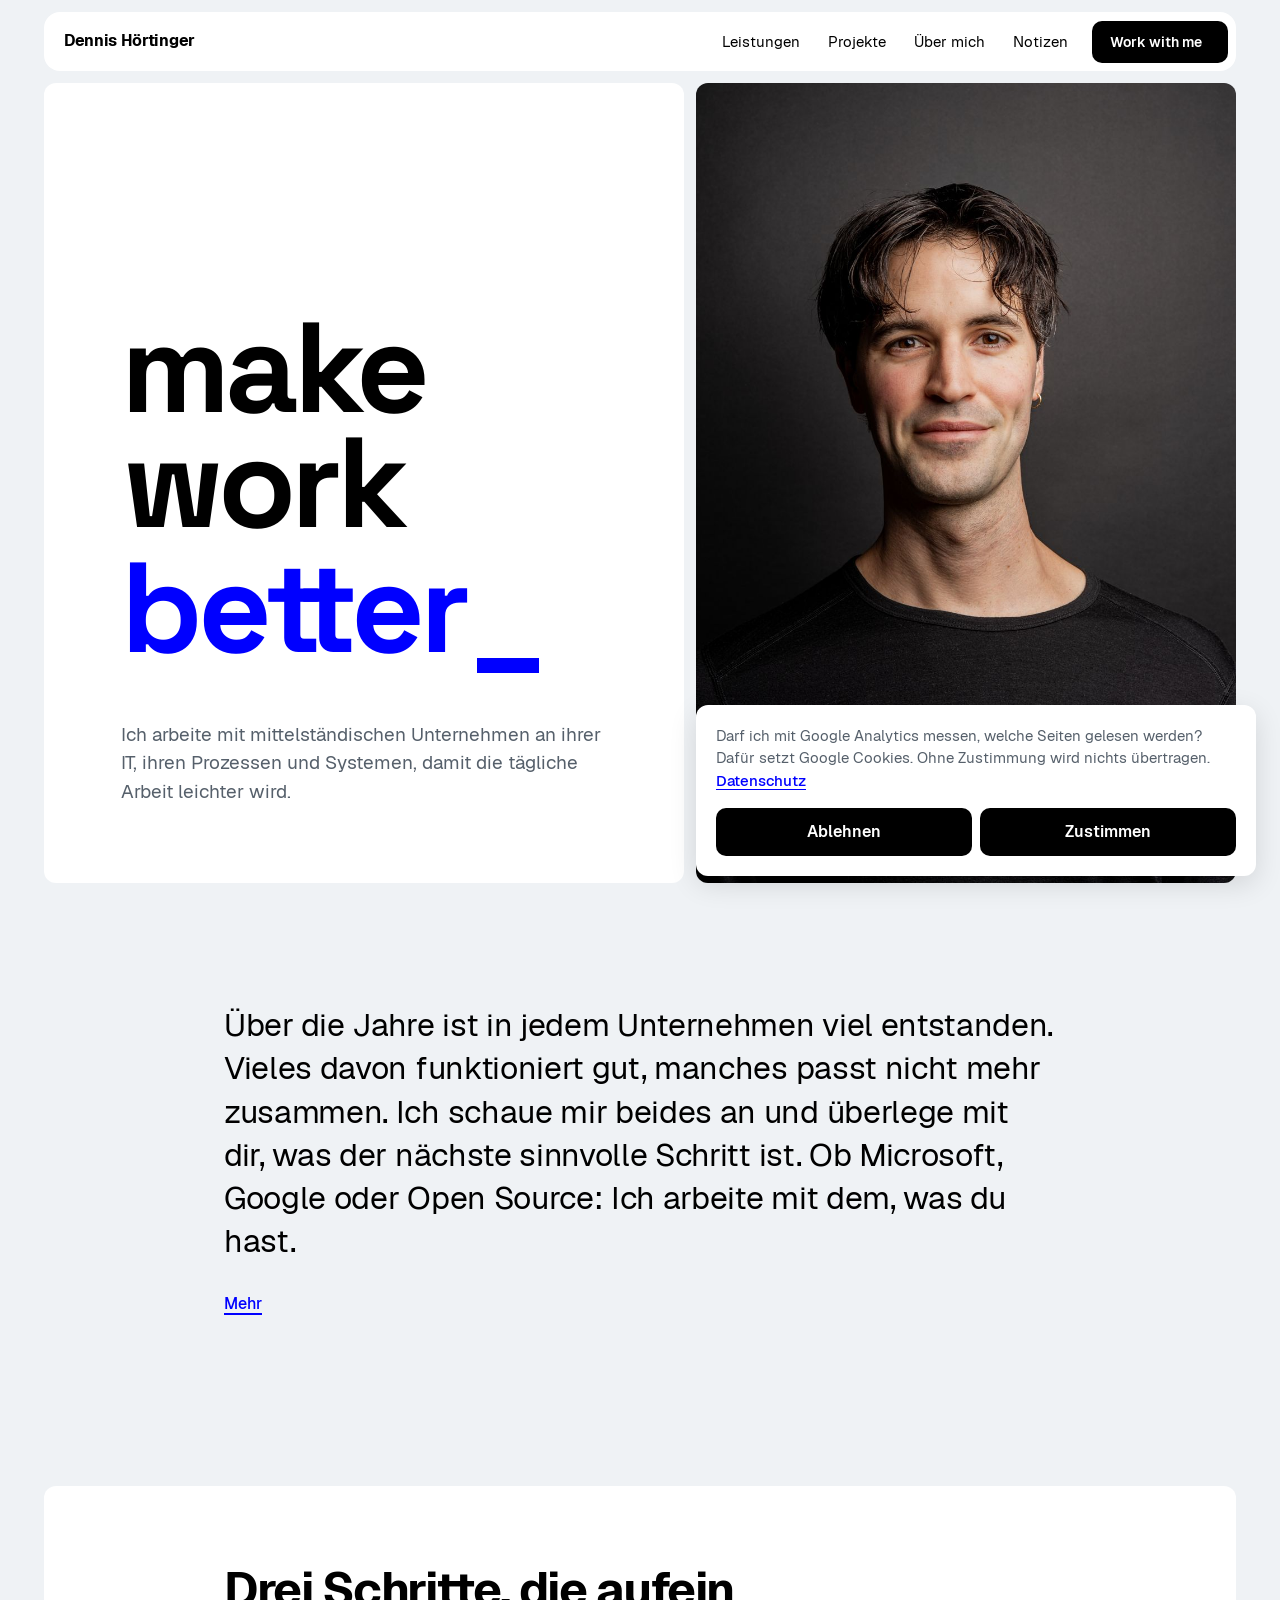
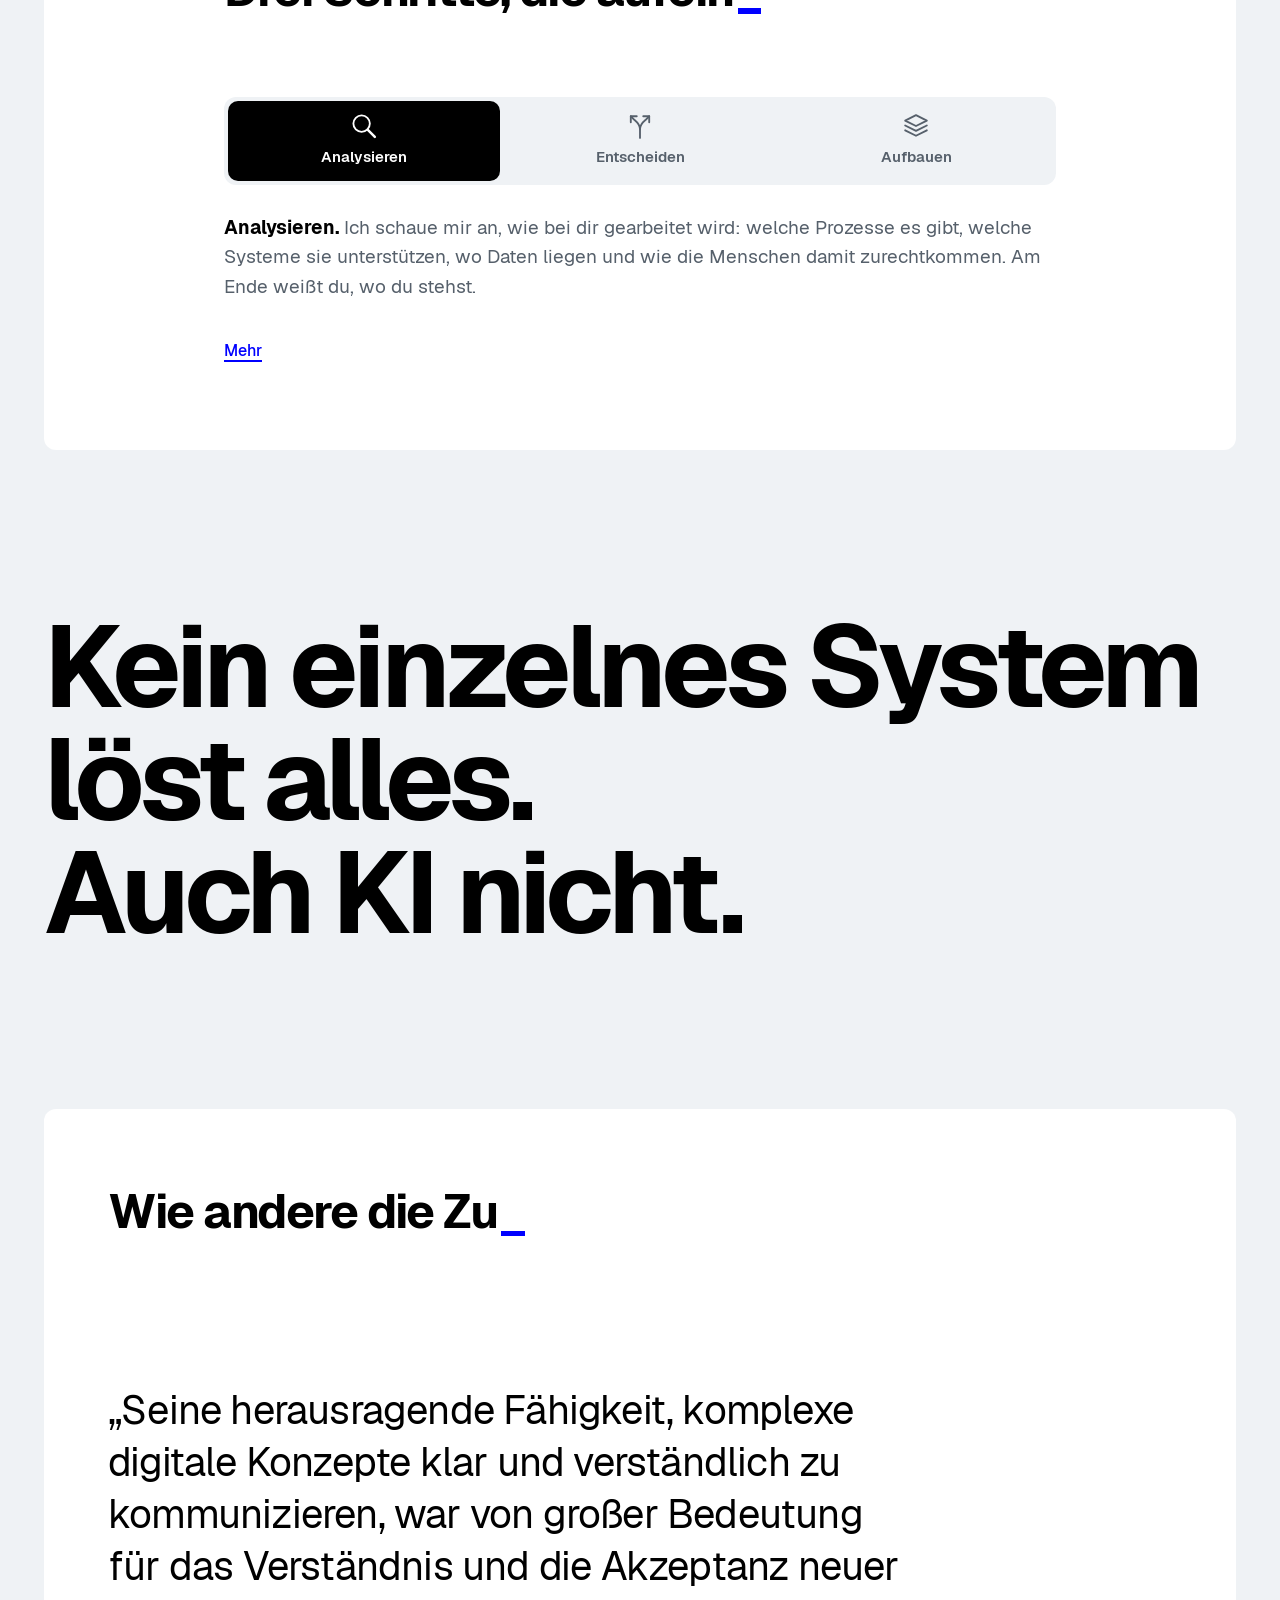
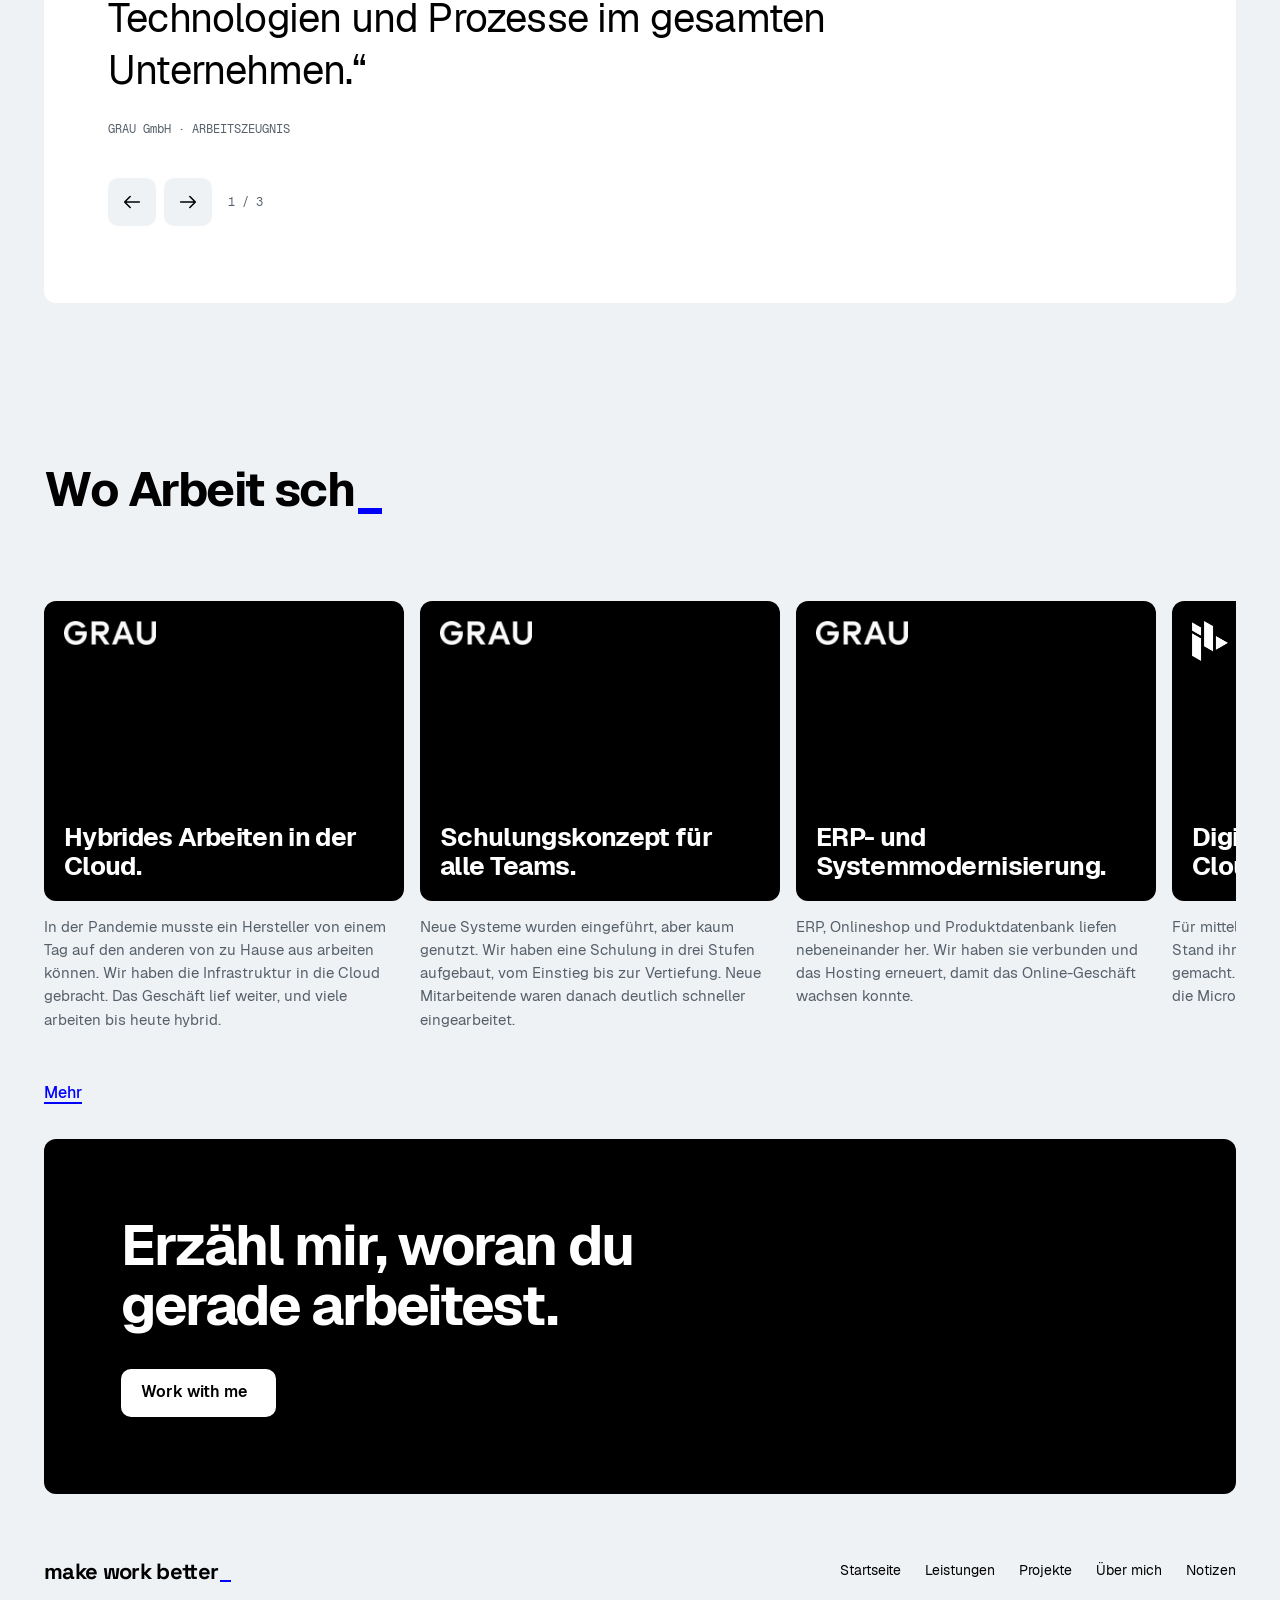
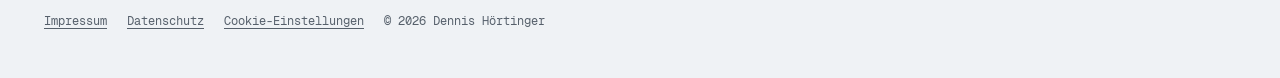
<file: index.html>
<!doctype html>
<html lang="de">
<head>
  <meta charset="utf-8">
  <meta name="viewport" content="width=device-width, initial-scale=1">
  <title>Dennis Hörtinger · IT Consultant in Berlin</title>
  <meta name="description" content="IT Consultant in Berlin. Ich arbeite mit mittelständischen Unternehmen an ihrer IT, ihren Prozessen und Systemen, damit die tägliche Arbeit leichter wird.">
  <!-- Bis zum Livegang (frühestens 01.12.2026) nicht in Suchmaschinen aufnehmen. Zum Livegang diese Zeile löschen. -->
  <meta name="robots" content="noindex, nofollow">
  <meta name="theme-color" content="#EFF2F5" media="(prefers-color-scheme: light)">
  <meta name="theme-color" content="#0F1214" media="(prefers-color-scheme: dark)">
  <meta property="og:type" content="website">
  <meta property="og:locale" content="de_DE">
  <meta property="og:title" content="Dennis Hörtinger · IT Consultant in Berlin">
  <meta property="og:description" content="IT Consultant in Berlin. Ich arbeite mit mittelständischen Unternehmen an ihrer IT, ihren Prozessen und Systemen, damit die tägliche Arbeit leichter wird.">
  <meta property="og:url" content="https://www.hoertinger.de/">
  <meta property="og:site_name" content="Dennis Hörtinger · IT Consulting">
  <meta property="og:image" content="https://www.hoertinger.de/assets/fotos/vorschau-teilen.jpg">
  <meta property="og:image:width" content="1200">
  <meta property="og:image:height" content="630">
  <meta property="og:image:alt" content="make work better. Dennis Hörtinger, IT Consulting, Berlin">
  <meta name="twitter:card" content="summary_large_image">
  <link rel="canonical" href="https://www.hoertinger.de/">
  <link rel="icon" href="favicon.svg" type="image/svg+xml">
  <link rel="apple-touch-icon" href="assets/fotos/logo-dh.png">
  <link rel="preload" href="assets/fonts/Geist-Regular.woff2" as="font" type="font/woff2" crossorigin>
  <link rel="preload" href="assets/fonts/SpaceGrotesk-Bold-Latin.woff2" as="font" type="font/woff2" crossorigin>
  <link rel="stylesheet" href="assets/css/style.css?v=13">
  <script>document.documentElement.classList.add('js')</script>
  <script src="assets/js/main.js?v=13" defer></script>
  <script type="application/ld+json">
  {
    "@context": "https://schema.org",
    "@graph": [
      {
        "@type": "WebSite",
        "@id": "https://www.hoertinger.de/#website",
        "name": "Dennis Hörtinger",
        "url": "https://www.hoertinger.de/",
        "inLanguage": "de-DE",
        "publisher": {
          "@id": "https://www.hoertinger.de/#dienstleistung"
        }
      },
      {
        "@type": "ProfessionalService",
        "@id": "https://www.hoertinger.de/#dienstleistung",
        "name": "Dennis Hörtinger – IT Consulting",
        "description": "IT Consulting für mittelständische Unternehmen: IT, Prozesse und Systeme, damit die tägliche Arbeit leichter wird.",
        "slogan": "make work better",
        "url": "https://www.hoertinger.de/",
        "email": "info@hoertinger.de",
        "image": "https://www.hoertinger.de/assets/fotos/vorschau-teilen.jpg",
        "logo": "https://www.hoertinger.de/assets/fotos/logo-dh.png",
        "address": {
          "@type": "PostalAddress",
          "streetAddress": "c/o goodies lab, Möckernstraße 68",
          "postalCode": "10965",
          "addressLocality": "Berlin",
          "addressCountry": "DE"
        },
        "areaServed": {
          "@type": "Country",
          "name": "Deutschland"
        },
        "founder": {
          "@id": "https://www.hoertinger.de/#person"
        },
        "knowsLanguage": "de"
      },
      {
        "@type": "Person",
        "@id": "https://www.hoertinger.de/#person",
        "name": "Dennis Hörtinger",
        "jobTitle": "IT Consultant",
        "url": "https://www.hoertinger.de/ueber-mich/",
        "image": "https://www.hoertinger.de/assets/fotos/dennis-hoertinger.jpg",
        "email": "mailto:info@hoertinger.de",
        "worksFor": {
          "@id": "https://www.hoertinger.de/#dienstleistung"
        }
      }
    ]
  }
  </script>
</head>
<body>
  <a href="#inhalt" class="skip-link">Zum Inhalt</a>

  <header class="nav">
    <div class="nav-bar">
      <a href="./" class="nav-name">Dennis Hörtinger</a>
      <nav class="nav-links" aria-label="Hauptnavigation">
        <a href="leistungen/" class="nav-link">Leistungen</a>
        <a href="projekte/" class="nav-link">Projekte</a>
        <a href="ueber-mich/" class="nav-link">Über mich</a>
        <a href="notizen/" class="nav-link">Notizen</a>
        <a href="mailto:info@hoertinger.de" class="btn btn-primary btn-cta nav-cta">Work with me</a>
      </nav>
      <button type="button" class="nav-burger" aria-label="Menü öffnen" aria-expanded="false" aria-controls="menu">Menü <svg width="18" height="8" viewBox="0 0 18 8" fill="none" stroke="currentColor" stroke-width="2" stroke-linecap="round" aria-hidden="true"><path d="M1 1 H17 M1 7 H17"/></svg></button>
    </div>
  </header>

  <div id="menu" class="menu" role="dialog" aria-modal="true" aria-label="Menü" aria-hidden="true" inert>
    <div class="menu-top">
      <a href="./" class="nav-name">Dennis Hörtinger</a>
      <button type="button" class="menu-close" aria-label="Menü schließen">Schließen <svg width="14" height="14" viewBox="-7 -7 14 14" fill="none" stroke="currentColor" stroke-width="2" stroke-linecap="round" aria-hidden="true"><path d="M-5.5 -5.5 L5.5 5.5 M-5.5 5.5 L5.5 -5.5"/></svg></button>
    </div>
    <nav class="menu-pages" aria-label="Seiten">
      <a href="leistungen/" data-stagger style="--i:0">Leistungen</a>
      <a href="projekte/" data-stagger style="--i:1">Projekte</a>
      <a href="ueber-mich/" data-stagger style="--i:2">Über mich</a>
      <a href="notizen/" data-stagger style="--i:3">Notizen</a>
    </nav>
    <a href="mailto:info@hoertinger.de" class="btn btn-primary btn-cta menu-cta" data-stagger style="--i:4">Work with me</a>
    <div class="menu-proj">
      <p class="menu-proj-label mono" data-stagger style="--i:6">Projekte</p>
      <a href="projekte/#hybrides-arbeiten" data-stagger style="--i:7"><div class="tile"><img src="assets/logos/logo_grau_weiss.png" width="400" height="104" alt="" class="logo-grau" loading="lazy"></div><span class="menu-proj-title">Hybrides Arbeiten in der Cloud.</span><svg width="18" height="18" viewBox="-9 -9 18 18" fill="none" stroke="currentColor" stroke-width="1.7" stroke-linecap="round" stroke-linejoin="round" aria-hidden="true"><path d="M-7 0 H7 M1 -6 L7 0 L1 6"/></svg></a>
      <a href="projekte/#schulungskonzept" data-stagger style="--i:8"><div class="tile"><img src="assets/logos/logo_grau_weiss.png" width="400" height="104" alt="" class="logo-grau" loading="lazy"></div><span class="menu-proj-title">Schulungskonzept für alle Teams.</span><svg width="18" height="18" viewBox="-9 -9 18 18" fill="none" stroke="currentColor" stroke-width="1.7" stroke-linecap="round" stroke-linejoin="round" aria-hidden="true"><path d="M-7 0 H7 M1 -6 L7 0 L1 6"/></svg></a>
      <a href="projekte/#digitalanalysen" data-stagger style="--i:9"><div class="tile"><img src="assets/logos/logo_inspirationlabs_weiss.png" width="558" height="626" alt="" class="logo-inspirationlabs" loading="lazy"></div><span class="menu-proj-title">Digitalanalysen und Cloud-Migrationen.</span><svg width="18" height="18" viewBox="-9 -9 18 18" fill="none" stroke="currentColor" stroke-width="1.7" stroke-linecap="round" stroke-linejoin="round" aria-hidden="true"><path d="M-7 0 H7 M1 -6 L7 0 L1 6"/></svg></a>
    </div>
    <p class="menu-legal mono"><a href="impressum/">Impressum</a><a href="impressum/#datenschutz">Datenschutz</a></p>
  </div>

  <main id="inhalt">
    <div class="page">
      <div class="shell only-m">
        <section class="hero-m has-photo" aria-labelledby="claim-m">
          <div class="photo"><img src="assets/fotos/dennis-hoertinger.jpg" width="965" height="1600" alt="Dennis Hörtinger" fetchpriority="high"></div>
          <h1 id="claim-m" class="claim" aria-label="make work better"><span>make</span><span class="claim-work">work</span><span class="claim-better"><span class="claim-typed">better</span><span class="cursor" aria-hidden="true"></span></span></h1>
        </section>
      </div>

      <div class="shell only-d">
        <section class="hero-d" aria-labelledby="claim-d">
          <div class="card hero-d-text">
            <h1 id="claim-d" class="claim" aria-label="make work better"><span>make</span><span class="claim-work">work</span><span class="claim-better"><span class="claim-typed">better</span><span class="cursor" aria-hidden="true"></span></span></h1>
            <p class="hero-d-lead">Ich arbeite mit mittelständischen Unternehmen an ihrer IT, ihren Prozessen und Systemen, damit die tägliche Arbeit leichter wird.</p>
          </div>
          <div class="photo"><img src="assets/fotos/dennis-hoertinger.jpg" width="965" height="1600" alt="Dennis Hörtinger" fetchpriority="high"></div>
        </section>
      </div>

      <section class="shell-text intro" aria-label="Einleitung" data-reveal>
        <p class="intro-lead">Ich arbeite mit mittelständischen Unternehmen an ihrer IT, ihren Prozessen und Systemen, damit die tägliche Arbeit leichter wird.</p>
        <p class="body">Über die Jahre ist in jedem Unternehmen viel entstanden. Vieles davon funktioniert gut, manches passt nicht mehr zusammen. Ich schaue mir beides an und überlege mit dir, was der nächste sinnvolle Schritt ist. Ob Microsoft, Google oder Open Source: Ich arbeite mit dem, was du hast.</p>
        <p class="intro-big">Über die Jahre ist in jedem Unternehmen viel entstanden. Vieles davon funktioniert gut, manches passt nicht mehr zusammen. Ich schaue mir beides an und überlege mit dir, was der nächste sinnvolle Schritt ist. Ob Microsoft, Google oder Open Source: Ich arbeite mit dem, was du hast.</p>
        <p><a href="ueber-mich/" class="more-link" aria-label="Mehr über mich">Mehr</a></p>
      </section>

      <section class="sec shell" aria-labelledby="steps-head">
        <div class="card steps-card">
          <div class="steps-inner">
            <h2 id="steps-head" class="h-sec" data-type>Drei Schritte, die aufeinander aufbauen.</h2>
            <div class="switch" role="tablist" aria-label="Drei Schritte">
              <button type="button" role="tab" id="step-tab-0" aria-selected="true" aria-controls="step-panel-0" tabindex="0" class="switch-tab"><svg width="26" height="26" viewBox="-12 -12 24 24" fill="none" stroke="currentColor" stroke-width="1.7" stroke-linecap="round" stroke-linejoin="round" aria-hidden="true"><circle cx="-2.2" cy="-2.2" r="7.6"/><path d="M3.3 3.3 L10 10" stroke-width="2.3"/></svg>Analysieren</button>
              <button type="button" role="tab" id="step-tab-1" aria-selected="false" aria-controls="step-panel-1" tabindex="-1" class="switch-tab"><svg width="26" height="26" viewBox="-12 -12 24 24" fill="none" stroke="currentColor" stroke-width="1.7" stroke-linecap="round" stroke-linejoin="round" aria-hidden="true"><path d="M0 11 L0 3 C0 -1 -2 -3 -5 -5.5 L-8.5 -9"/><path d="M0 3 C0 -1 2 -3 5 -5.5 L8.5 -9"/><path d="M-8.5 -3.5 L-8.5 -9 L-3 -9"/><path d="M8.5 -3.5 L8.5 -9 L3 -9"/></svg>Entscheiden</button>
              <button type="button" role="tab" id="step-tab-2" aria-selected="false" aria-controls="step-panel-2" tabindex="-1" class="switch-tab"><svg width="26" height="26" viewBox="-12 -12 24 24" fill="none" stroke="currentColor" stroke-width="1.7" stroke-linecap="round" stroke-linejoin="round" aria-hidden="true"><path d="M0 -10 L10 -5 L0 0 L-10 -5 Z"/><path d="M-10 -0.5 L0 4.5 L10 -0.5"/><path d="M-10 4 L0 9 L10 4"/></svg>Aufbauen</button>
            </div>
            <div class="switch-panel">
              <p id="step-panel-0" role="tabpanel" aria-labelledby="step-tab-0" class="step rich is-active"><b>Analysieren.</b> Ich schaue mir an, wie bei dir gearbeitet wird: welche Prozesse es gibt, welche Systeme sie unterstützen, wo Daten liegen und wie die Menschen damit zurechtkommen. Am Ende weißt du, wo du stehst.</p>
              <p id="step-panel-1" role="tabpanel" aria-labelledby="step-tab-1" class="step rich"><b>Entscheiden.</b> Wir legen gemeinsam fest, was zuerst kommt und was warten kann. Dazu gehört auch die Frage, wo KI dir tatsächlich Arbeit abnimmt und wo nicht.</p>
              <p id="step-panel-2" role="tabpanel" aria-labelledby="step-tab-2" class="step rich"><b>Aufbauen.</b> Ich begleite die Umsetzung, bis die neuen Abläufe im Alltag funktionieren. Dein Team kann die Systeme danach selbst betreiben und weiterentwickeln. Du bist nicht von mir abhängig.</p>
            </div>
            <p><a href="leistungen/" class="more-link" aria-label="Mehr Leistungen">Mehr</a></p>
          </div>
        </div>
      </section>

      <section class="sec shell-text" aria-label="Haltung">
        <p class="haltung" data-reveal>Kein einzelnes System löst alles.<br>Auch KI nicht.</p>
      </section>

      <section class="sec shell" aria-labelledby="quotes-head">
        <div class="card quotes-card" data-quotes>
          <h2 id="quotes-head" class="h-sec" data-type>Wie andere die Zusammenarbeit erlebt haben.</h2>
          <div class="quote-stage" aria-live="polite">
            <figure class="quote is-active"><blockquote>„Seine herausragende Fähigkeit, komplexe digitale Konzepte klar und verständlich zu kommunizieren, war von großer Bedeutung für das Verständnis und die Akzeptanz neuer Technologien und Prozesse im gesamten Unternehmen.“</blockquote><figcaption class="mono">GRAU GmbH · <span class="caps">Arbeitszeugnis</span></figcaption></figure>
            <figure class="quote"><blockquote>„Er genoss bei unseren Kunden ein hohes Ansehen und baute langfristige, vertrauensvolle Geschäftsbeziehungen auf.“</blockquote><figcaption class="mono">Inspirationlabs GmbH · <span class="caps">Arbeitszeugnis</span></figcaption></figure>
            <figure class="quote"><blockquote>„Seine Arbeitsweise war fortwährend von sehr hoher Systematik, Zuverlässigkeit und Effizienz geprägt.“</blockquote><figcaption class="mono">tevim UG · <span class="caps">Arbeitszeugnis</span></figcaption></figure>
          </div>
          <div class="quote-ctrl">
            <button type="button" class="icon-btn" data-dir="-1" aria-label="Vorheriges Zitat"><svg width="22" height="22" viewBox="-12 -12 24 24" fill="none" stroke="currentColor" stroke-width="1.7" stroke-linecap="round" stroke-linejoin="round" aria-hidden="true"><path d="M8 0 H-8 M-2 -6 L-8 0 L-2 6"/></svg></button>
            <button type="button" class="icon-btn" data-dir="1" aria-label="Nächstes Zitat"><svg width="22" height="22" viewBox="-12 -12 24 24" fill="none" stroke="currentColor" stroke-width="1.7" stroke-linecap="round" stroke-linejoin="round" aria-hidden="true"><path d="M-8 0 H8 M2 -6 L8 0 L2 6"/></svg></button>
            <span class="quote-count mono">1 / 3</span>
          </div>
        </div>
      </section>

      <section class="sec shell-text proj-head" aria-labelledby="proj-head">
        <h2 id="proj-head" class="h-sec" data-type>Wo Arbeit schon besser wurde.</h2>
        <div class="proj-row">
          <a href="projekte/#hybrides-arbeiten" class="proj">
            <div class="proj-tile"><img src="assets/logos/logo_grau_weiss.png" width="400" height="104" alt="GRAU GmbH" class="logo-grau" loading="lazy"><span class="proj-title">Hybrides Arbeiten in der Cloud.</span></div>
            <p class="proj-text">In der Pandemie musste ein Hersteller von einem Tag auf den anderen von zu Hause aus arbeiten können. Wir haben die Infrastruktur in die Cloud gebracht. Das Geschäft lief weiter, und viele arbeiten bis heute hybrid.</p>
          </a>
          <a href="projekte/#schulungskonzept" class="proj">
            <div class="proj-tile"><img src="assets/logos/logo_grau_weiss.png" width="400" height="104" alt="GRAU GmbH" class="logo-grau" loading="lazy"><span class="proj-title">Schulungskonzept für alle Teams.</span></div>
            <p class="proj-text">Neue Systeme wurden eingeführt, aber kaum genutzt. Wir haben eine Schulung in drei Stufen aufgebaut, vom Einstieg bis zur Vertiefung. Neue Mitarbeitende waren danach deutlich schneller eingearbeitet.</p>
          </a>
          <a href="projekte/#erp-modernisierung" class="proj">
            <div class="proj-tile"><img src="assets/logos/logo_grau_weiss.png" width="400" height="104" alt="GRAU GmbH" class="logo-grau" loading="lazy"><span class="proj-title">ERP- und Systemmodernisierung.</span></div>
            <p class="proj-text">ERP, Onlineshop und Produktdatenbank liefen nebeneinander her. Wir haben sie verbunden und das Hosting erneuert, damit das Online-Geschäft wachsen konnte.</p>
          </a>
          <a href="projekte/#digitalanalysen" class="proj">
            <div class="proj-tile"><img src="assets/logos/logo_inspirationlabs_weiss.png" width="558" height="626" alt="Inspirationlabs" class="logo-inspirationlabs" loading="lazy"><span class="proj-title">Digitalanalysen und Cloud-Migrationen.</span></div>
            <p class="proj-text">Für mittelständische Kunden habe ich zuerst den Stand ihrer IT erhoben und daraus einen Plan gemacht. Danach haben wir sie Schritt für Schritt in die Microsoft Cloud umgezogen.</p>
          </a>
        </div>
        <p><a href="projekte/" class="more-link" aria-label="Mehr Projekte">Mehr</a></p>
      </section>
    </div>
    <div class="shell contact-wrap is-tight">
      <section class="contact" aria-label="Kontakt" data-reveal>
        <h2>Erzähl mir, woran du gerade arbeitest.</h2>
        <a href="mailto:info@hoertinger.de" class="btn btn-inv btn-cta">Work with me</a>
      </section>
    </div>
  </main>

  <footer class="footer">
    <div class="footer-top">
      <p class="footer-claim">make work better<span class="cursor" aria-hidden="true"></span></p>
      <nav class="footer-nav" aria-label="Fußzeile"><a href="./">Startseite</a><a href="leistungen/">Leistungen</a><a href="projekte/">Projekte</a><a href="ueber-mich/">Über mich</a><a href="notizen/">Notizen</a></nav>
    </div>
    <p class="footer-legal mono"><a href="impressum/">Impressum</a><a href="impressum/#datenschutz">Datenschutz</a><span>© 2026 Dennis Hörtinger</span></p>
  </footer>
</body>
</html>
</file>
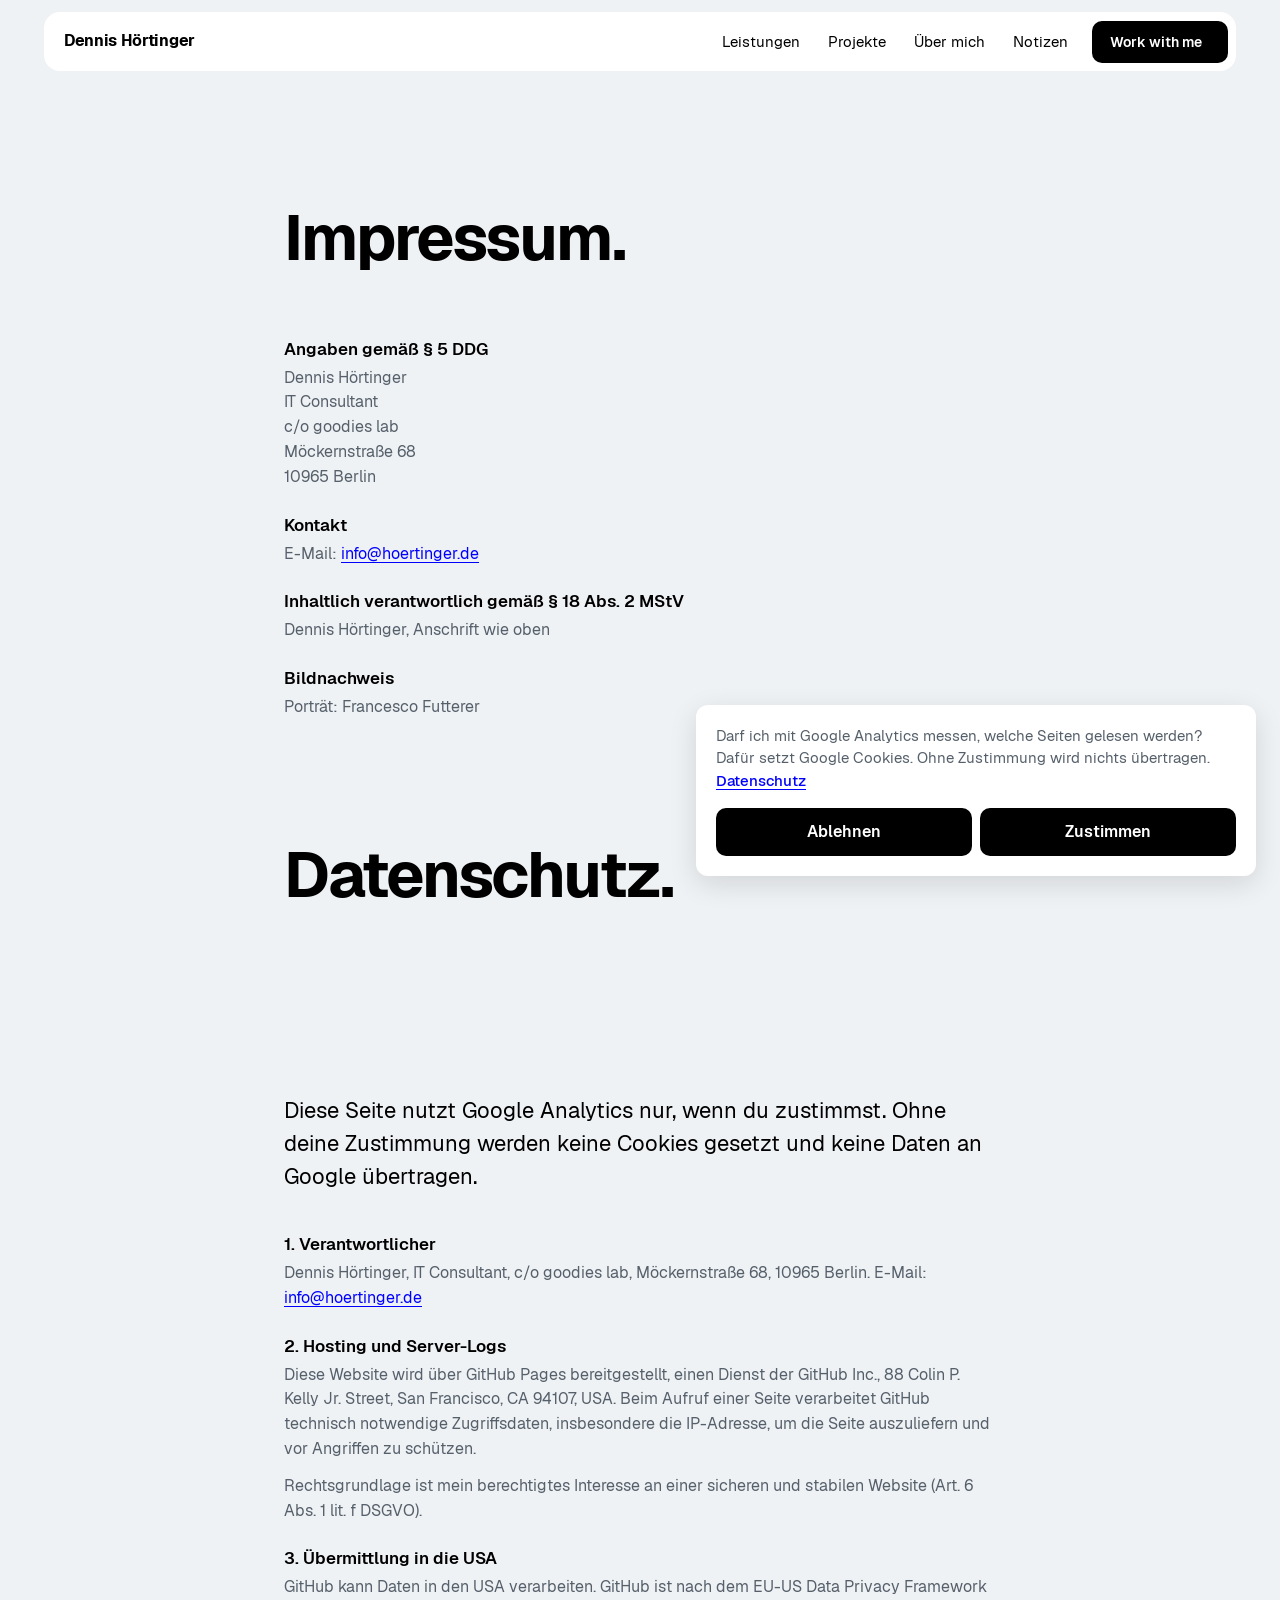
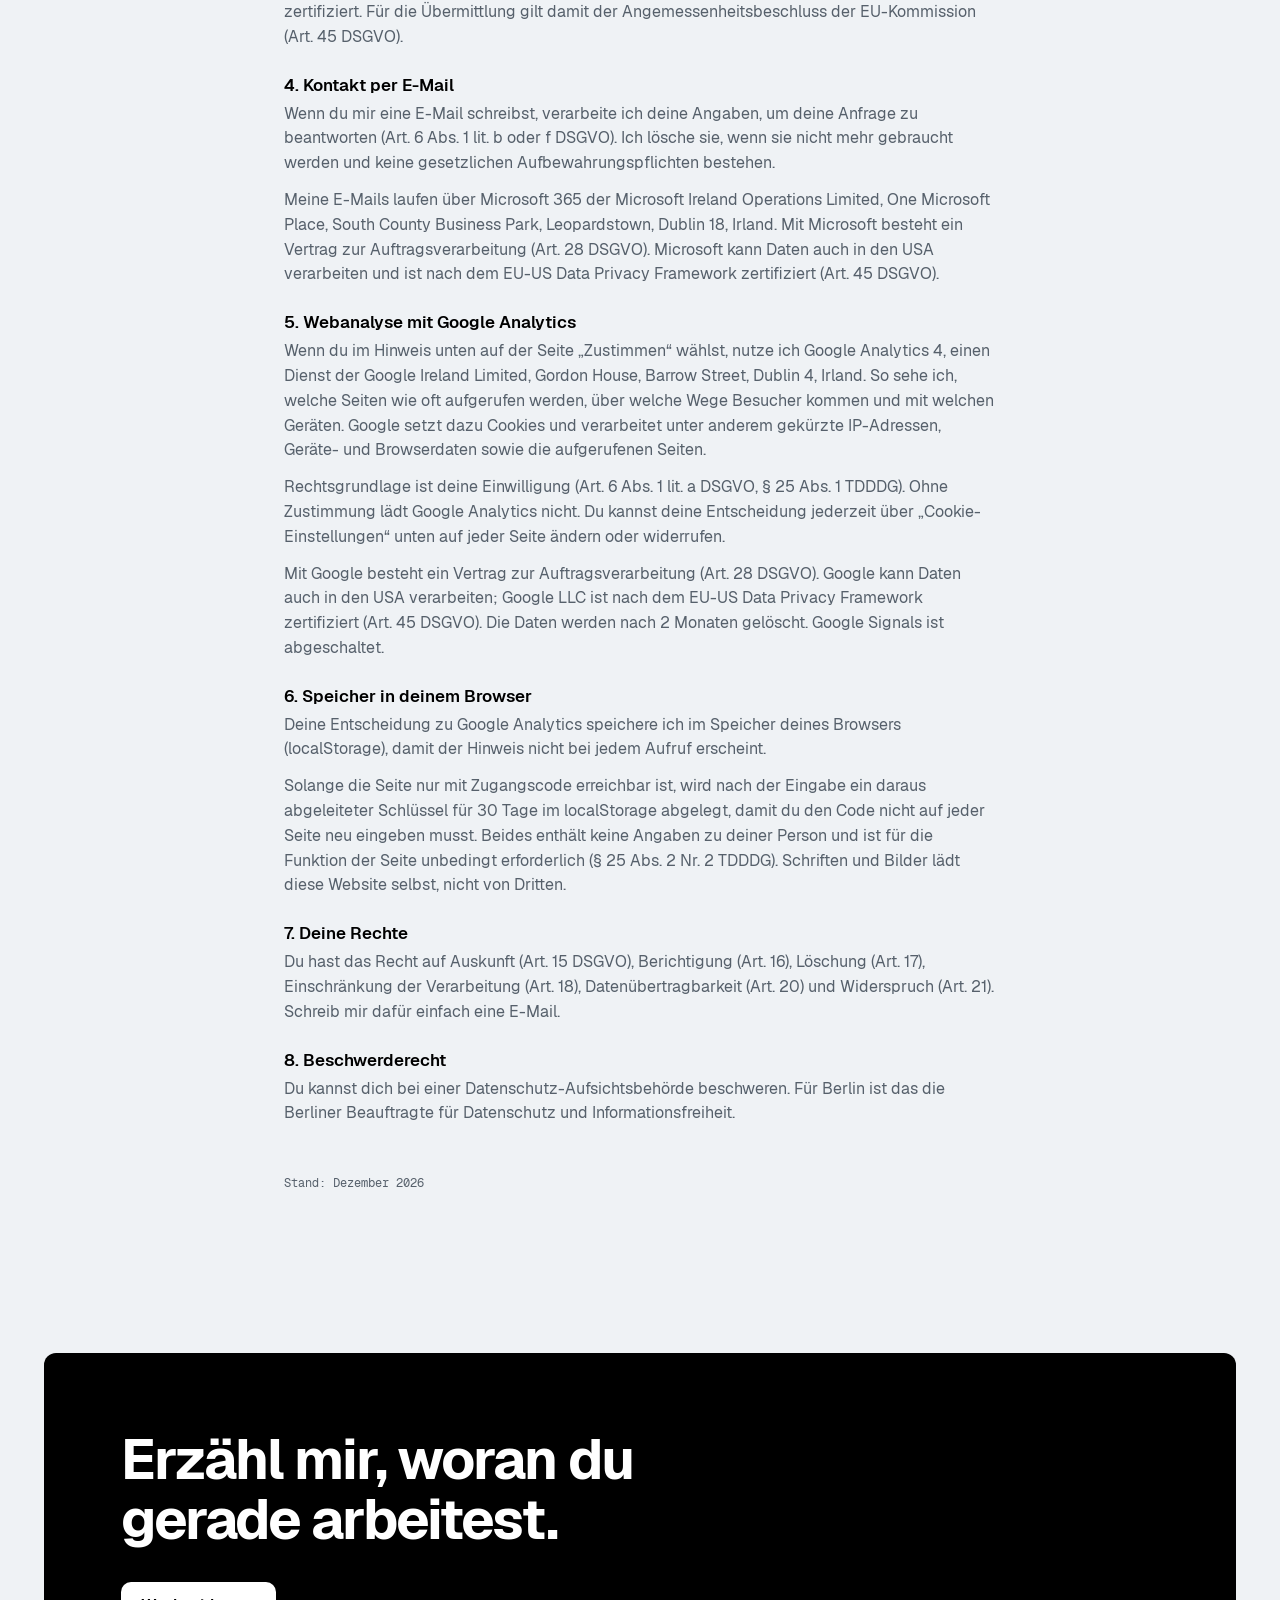
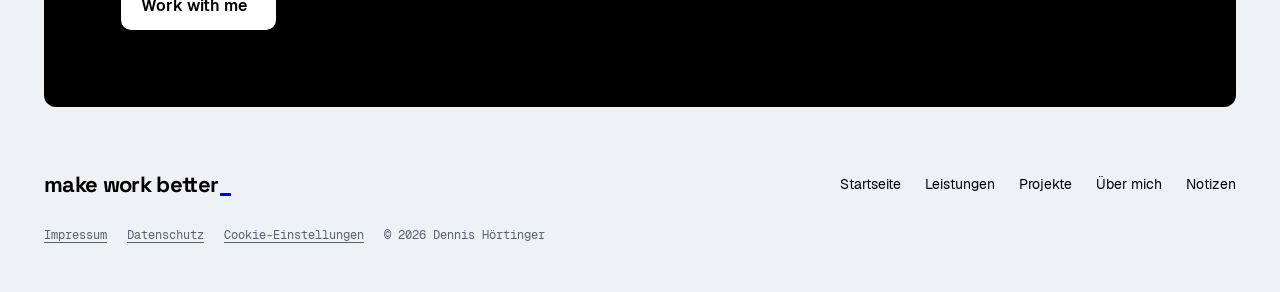
<file: impressum/index.html>
<!doctype html>
<html lang="de">
<head>
  <meta charset="utf-8">
  <meta name="viewport" content="width=device-width, initial-scale=1">
  <title>Impressum und Datenschutz · Dennis Hörtinger</title>
  <meta name="description" content="Impressum und Datenschutzerklärung von Dennis Hörtinger, IT Consultant in Berlin.">
  <!-- Bis zum Livegang (frühestens 01.12.2026) nicht in Suchmaschinen aufnehmen. Zum Livegang diese Zeile löschen. -->
  <meta name="robots" content="noindex, nofollow">
  <meta name="theme-color" content="#EFF2F5" media="(prefers-color-scheme: light)">
  <meta name="theme-color" content="#0F1214" media="(prefers-color-scheme: dark)">
  <meta property="og:type" content="website">
  <meta property="og:locale" content="de_DE">
  <meta property="og:title" content="Impressum und Datenschutz · Dennis Hörtinger">
  <meta property="og:description" content="Impressum und Datenschutzerklärung von Dennis Hörtinger, IT Consultant in Berlin.">
  <meta property="og:url" content="https://www.hoertinger.de/impressum/">
  <meta property="og:site_name" content="Dennis Hörtinger · IT Consulting">
  <meta property="og:image" content="https://www.hoertinger.de/assets/fotos/vorschau-teilen.jpg">
  <meta property="og:image:width" content="1200">
  <meta property="og:image:height" content="630">
  <meta property="og:image:alt" content="make work better. Dennis Hörtinger, IT Consulting, Berlin">
  <meta name="twitter:card" content="summary_large_image">
  <link rel="canonical" href="https://www.hoertinger.de/impressum/">
  <link rel="icon" href="../favicon.svg" type="image/svg+xml">
  <link rel="apple-touch-icon" href="../assets/fotos/logo-dh.png">
  <link rel="preload" href="../assets/fonts/Geist-Regular.woff2" as="font" type="font/woff2" crossorigin>
  <link rel="stylesheet" href="../assets/css/style.css?v=13">
  <script>document.documentElement.classList.add('js')</script>
  <script src="../assets/js/main.js?v=13" defer></script>
</head>
<body>
  <a href="#inhalt" class="skip-link">Zum Inhalt</a>

  <header class="nav">
    <div class="nav-bar">
      <a href="../" class="nav-name">Dennis Hörtinger</a>
      <nav class="nav-links" aria-label="Hauptnavigation">
        <a href="../leistungen/" class="nav-link">Leistungen</a>
        <a href="../projekte/" class="nav-link">Projekte</a>
        <a href="../ueber-mich/" class="nav-link">Über mich</a>
        <a href="../notizen/" class="nav-link">Notizen</a>
        <a href="mailto:info@hoertinger.de" class="btn btn-primary btn-cta nav-cta">Work with me</a>
      </nav>
      <button type="button" class="nav-burger" aria-label="Menü öffnen" aria-expanded="false" aria-controls="menu">Menü <svg width="18" height="8" viewBox="0 0 18 8" fill="none" stroke="currentColor" stroke-width="2" stroke-linecap="round" aria-hidden="true"><path d="M1 1 H17 M1 7 H17"/></svg></button>
    </div>
  </header>

  <div id="menu" class="menu" role="dialog" aria-modal="true" aria-label="Menü" aria-hidden="true" inert>
    <div class="menu-top">
      <a href="../" class="nav-name">Dennis Hörtinger</a>
      <button type="button" class="menu-close" aria-label="Menü schließen">Schließen <svg width="14" height="14" viewBox="-7 -7 14 14" fill="none" stroke="currentColor" stroke-width="2" stroke-linecap="round" aria-hidden="true"><path d="M-5.5 -5.5 L5.5 5.5 M-5.5 5.5 L5.5 -5.5"/></svg></button>
    </div>
    <nav class="menu-pages" aria-label="Seiten">
      <a href="../leistungen/" data-stagger style="--i:0">Leistungen</a>
      <a href="../projekte/" data-stagger style="--i:1">Projekte</a>
      <a href="../ueber-mich/" data-stagger style="--i:2">Über mich</a>
      <a href="../notizen/" data-stagger style="--i:3">Notizen</a>
    </nav>
    <a href="mailto:info@hoertinger.de" class="btn btn-primary btn-cta menu-cta" data-stagger style="--i:4">Work with me</a>
    <div class="menu-proj">
      <p class="menu-proj-label mono" data-stagger style="--i:6">Projekte</p>
      <a href="../projekte/#hybrides-arbeiten" data-stagger style="--i:7"><div class="tile"><img src="../assets/logos/logo_grau_weiss.png" width="400" height="104" alt="" class="logo-grau" loading="lazy"></div><span class="menu-proj-title">Hybrides Arbeiten in der Cloud.</span><svg width="18" height="18" viewBox="-9 -9 18 18" fill="none" stroke="currentColor" stroke-width="1.7" stroke-linecap="round" stroke-linejoin="round" aria-hidden="true"><path d="M-7 0 H7 M1 -6 L7 0 L1 6"/></svg></a>
      <a href="../projekte/#schulungskonzept" data-stagger style="--i:8"><div class="tile"><img src="../assets/logos/logo_grau_weiss.png" width="400" height="104" alt="" class="logo-grau" loading="lazy"></div><span class="menu-proj-title">Schulungskonzept für alle Teams.</span><svg width="18" height="18" viewBox="-9 -9 18 18" fill="none" stroke="currentColor" stroke-width="1.7" stroke-linecap="round" stroke-linejoin="round" aria-hidden="true"><path d="M-7 0 H7 M1 -6 L7 0 L1 6"/></svg></a>
      <a href="../projekte/#digitalanalysen" data-stagger style="--i:9"><div class="tile"><img src="../assets/logos/logo_inspirationlabs_weiss.png" width="558" height="626" alt="" class="logo-inspirationlabs" loading="lazy"></div><span class="menu-proj-title">Digitalanalysen und Cloud-Migrationen.</span><svg width="18" height="18" viewBox="-9 -9 18 18" fill="none" stroke="currentColor" stroke-width="1.7" stroke-linecap="round" stroke-linejoin="round" aria-hidden="true"><path d="M-7 0 H7 M1 -6 L7 0 L1 6"/></svg></a>
    </div>
    <p class="menu-legal mono"><a href="../impressum/">Impressum</a><a href="../impressum/#datenschutz">Datenschutz</a></p>
  </div>

  <main id="inhalt">
    <div class="page">
      <!-- ENTWURF: vor dem Livegang rechtlich prüfen lassen. -->
      <div class="col-narrow legal">
        <section class="legal-block" aria-labelledby="impressum">
          <h1 id="impressum">Impressum.</h1>
          <section><h2>Angaben gemäß § 5 DDG</h2><p>Dennis Hörtinger<br>IT Consultant<br>c/o goodies lab<br>Möckernstraße 68<br>10965 Berlin</p></section>
          <section><h2>Kontakt</h2><p>E-Mail: <a href="mailto:info@hoertinger.de">info@hoertinger.de</a></p></section>
          <section><h2>Inhaltlich verantwortlich gemäß § 18 Abs. 2 MStV</h2><p>Dennis Hörtinger, Anschrift wie oben</p></section>
          <section><h2>Bildnachweis</h2><p>Porträt: Francesco Futterer</p></section>
        </section>
        <section class="legal-block" id="datenschutz" aria-labelledby="datenschutz-h">
          <h1 id="datenschutz-h">Datenschutz.</h1>
          <p class="intro">Diese Seite nutzt Google Analytics nur, wenn du zustimmst. Ohne deine Zustimmung werden keine Cookies gesetzt und keine Daten an Google übertragen.</p>
          <section><h2>1. Verantwortlicher</h2><p>Dennis Hörtinger, IT Consultant, c/o goodies lab, Möckernstraße 68, 10965 Berlin. E-Mail: <a href="mailto:info@hoertinger.de">info@hoertinger.de</a></p></section>
          <section><h2>2. Hosting und Server-Logs</h2><p>Diese Website wird über GitHub Pages bereitgestellt, einen Dienst der GitHub Inc., 88 Colin P. Kelly Jr. Street, San Francisco, CA 94107, USA. Beim Aufruf einer Seite verarbeitet GitHub technisch notwendige Zugriffsdaten, insbesondere die IP-Adresse, um die Seite auszuliefern und vor Angriffen zu schützen.</p><p>Rechtsgrundlage ist mein berechtigtes Interesse an einer sicheren und stabilen Website (Art. 6 Abs. 1 lit. f DSGVO).</p></section>
          <section><h2>3. Übermittlung in die USA</h2><p>GitHub kann Daten in den USA verarbeiten. GitHub ist nach dem EU-US Data Privacy Framework zertifiziert. Für die Übermittlung gilt damit der Angemessenheitsbeschluss der EU-Kommission (Art. 45 DSGVO).</p></section>
          <section><h2>4. Kontakt per E-Mail</h2><p>Wenn du mir eine E-Mail schreibst, verarbeite ich deine Angaben, um deine Anfrage zu beantworten (Art. 6 Abs. 1 lit. b oder f DSGVO). Ich lösche sie, wenn sie nicht mehr gebraucht werden und keine gesetzlichen Aufbewahrungspflichten bestehen.</p><p>Meine E-Mails laufen über Microsoft 365 der Microsoft Ireland Operations Limited, One Microsoft Place, South County Business Park, Leopardstown, Dublin 18, Irland. Mit Microsoft besteht ein Vertrag zur Auftragsverarbeitung (Art. 28 DSGVO). Microsoft kann Daten auch in den USA verarbeiten und ist nach dem EU-US Data Privacy Framework zertifiziert (Art. 45 DSGVO).</p></section>
          <section><h2>5. Webanalyse mit Google Analytics</h2><p>Wenn du im Hinweis unten auf der Seite „Zustimmen“ wählst, nutze ich Google Analytics 4, einen Dienst der Google Ireland Limited, Gordon House, Barrow Street, Dublin 4, Irland. So sehe ich, welche Seiten wie oft aufgerufen werden, über welche Wege Besucher kommen und mit welchen Geräten. Google setzt dazu Cookies und verarbeitet unter anderem gekürzte IP-Adressen, Geräte- und Browserdaten sowie die aufgerufenen Seiten.</p><p>Rechtsgrundlage ist deine Einwilligung (Art. 6 Abs. 1 lit. a DSGVO, § 25 Abs. 1 TDDDG). Ohne Zustimmung lädt Google Analytics nicht. Du kannst deine Entscheidung jederzeit über „Cookie-Einstellungen“ unten auf jeder Seite ändern oder widerrufen.</p><p>Mit Google besteht ein Vertrag zur Auftragsverarbeitung (Art. 28 DSGVO). Google kann Daten auch in den USA verarbeiten; Google LLC ist nach dem EU-US Data Privacy Framework zertifiziert (Art. 45 DSGVO). Die Daten werden nach 2 Monaten gelöscht. Google Signals ist abgeschaltet.</p></section>
          <section><h2>6. Speicher in deinem Browser</h2><p>Deine Entscheidung zu Google Analytics speichere ich im Speicher deines Browsers (localStorage), damit der Hinweis nicht bei jedem Aufruf erscheint.</p><p>Solange die Seite nur mit Zugangscode erreichbar ist, wird nach der Eingabe ein daraus abgeleiteter Schlüssel für 30 Tage im localStorage abgelegt, damit du den Code nicht auf jeder Seite neu eingeben musst. Beides enthält keine Angaben zu deiner Person und ist für die Funktion der Seite unbedingt erforderlich (§ 25 Abs. 2 Nr. 2 TDDDG). Schriften und Bilder lädt diese Website selbst, nicht von Dritten.</p></section>
          <section><h2>7. Deine Rechte</h2><p>Du hast das Recht auf Auskunft (Art. 15 DSGVO), Berichtigung (Art. 16), Löschung (Art. 17), Einschränkung der Verarbeitung (Art. 18), Datenübertragbarkeit (Art. 20) und Widerspruch (Art. 21). Schreib mir dafür einfach eine E-Mail.</p></section>
          <section><h2>8. Beschwerderecht</h2><p>Du kannst dich bei einer Datenschutz-Aufsichtsbehörde beschweren. Für Berlin ist das die Berliner Beauftragte für Datenschutz und Informationsfreiheit.</p></section>
          <p class="legal-note">Stand: Dezember 2026</p>
        </section>
      </div>
    </div>
    <div class="shell contact-wrap">
      <section class="contact" aria-label="Kontakt" data-reveal>
        <h2>Erzähl mir, woran du gerade arbeitest.</h2>
        <a href="mailto:info@hoertinger.de" class="btn btn-inv btn-cta">Work with me</a>
      </section>
    </div>
  </main>

  <footer class="footer">
    <div class="footer-top">
      <p class="footer-claim">make work better<span class="cursor" aria-hidden="true"></span></p>
      <nav class="footer-nav" aria-label="Fußzeile"><a href="../">Startseite</a><a href="../leistungen/">Leistungen</a><a href="../projekte/">Projekte</a><a href="../ueber-mich/">Über mich</a><a href="../notizen/">Notizen</a></nav>
    </div>
    <p class="footer-legal mono"><a href="../impressum/">Impressum</a><a href="../impressum/#datenschutz">Datenschutz</a><span>© 2026 Dennis Hörtinger</span></p>
  </footer>
</body>
</html>
</file>
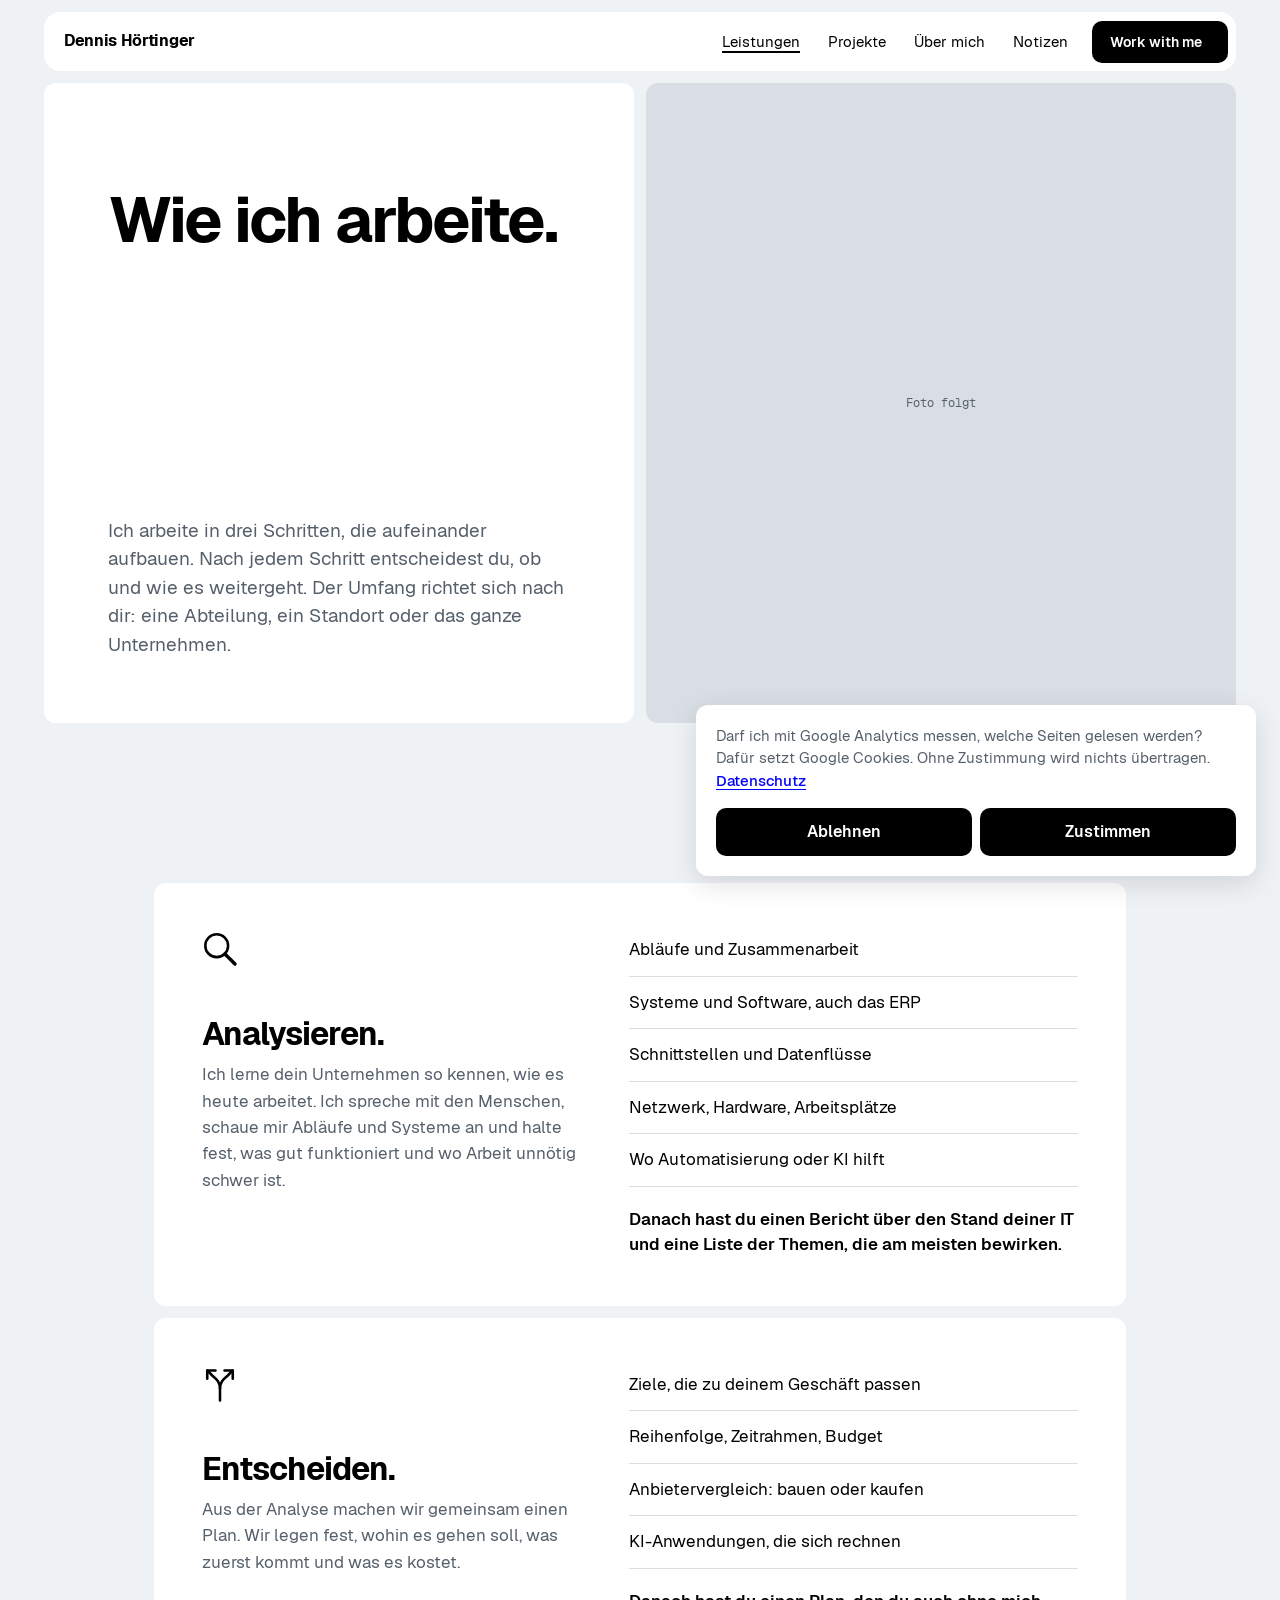
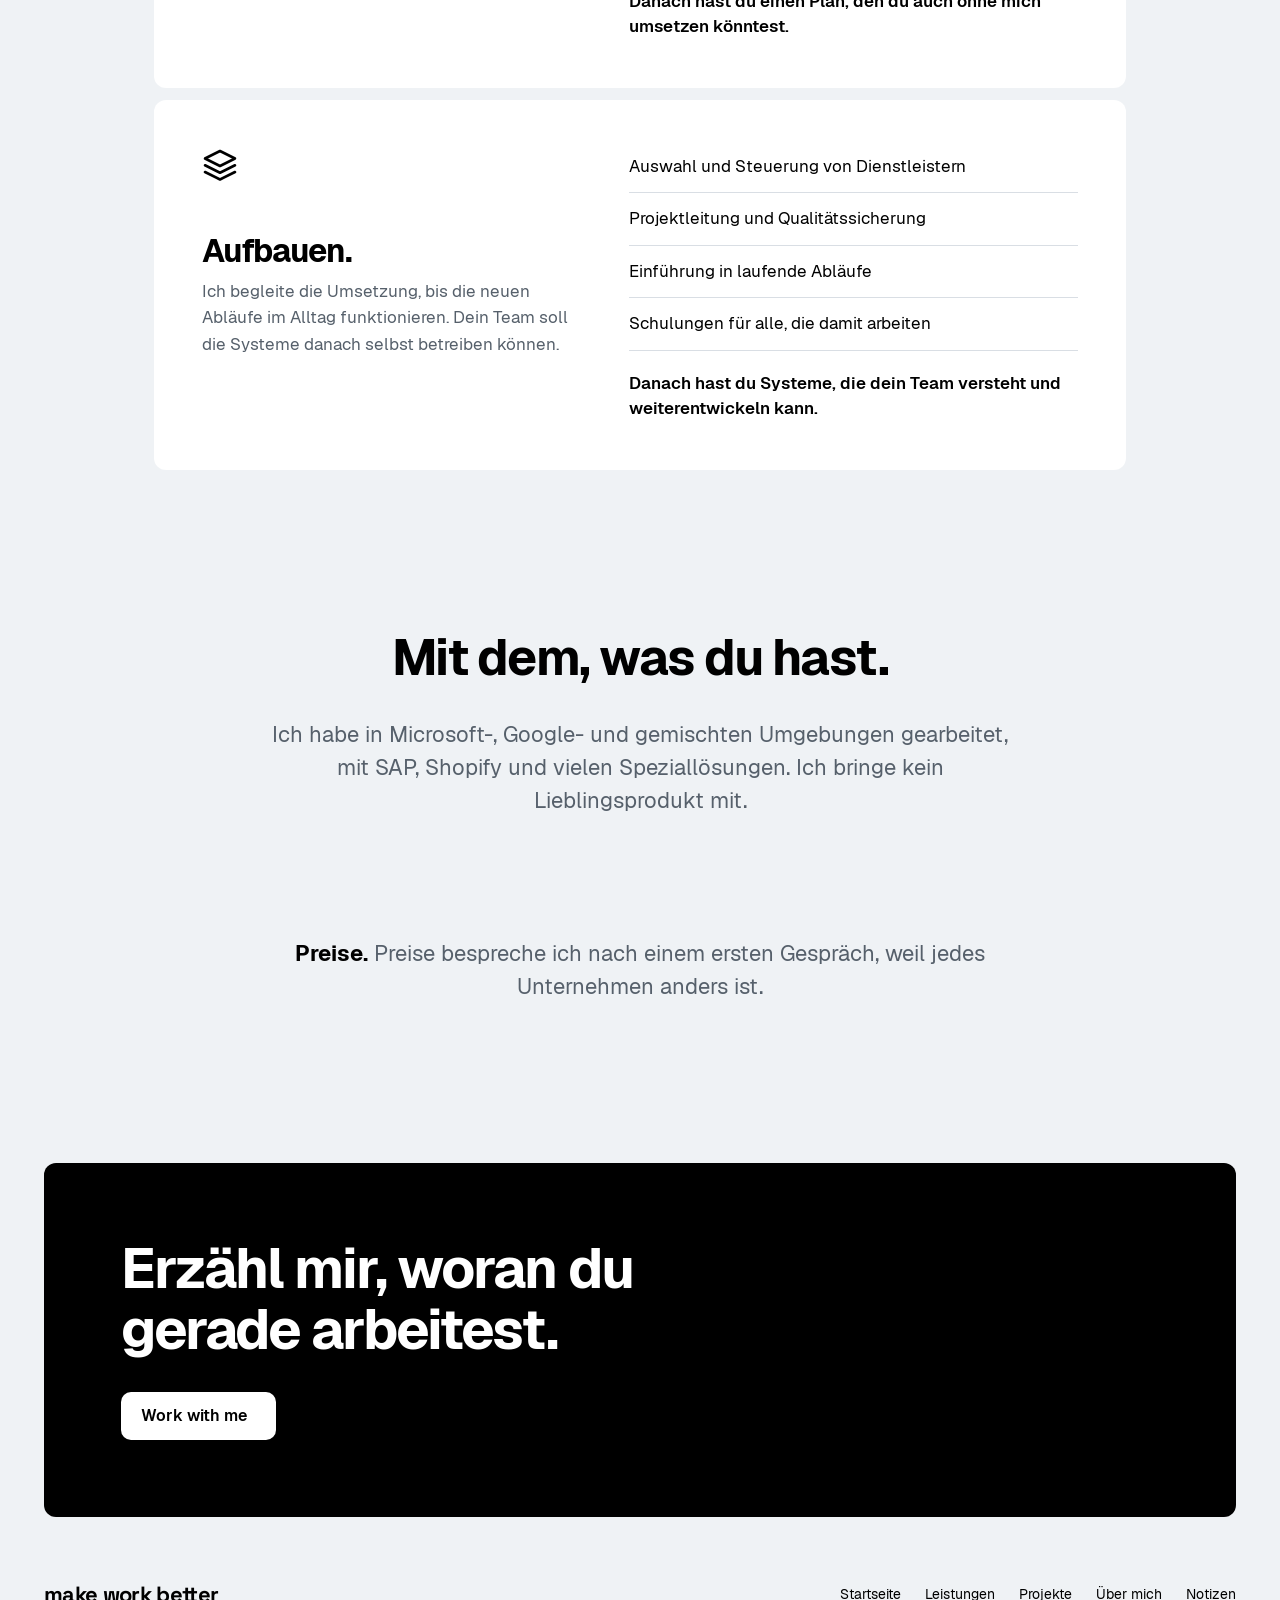
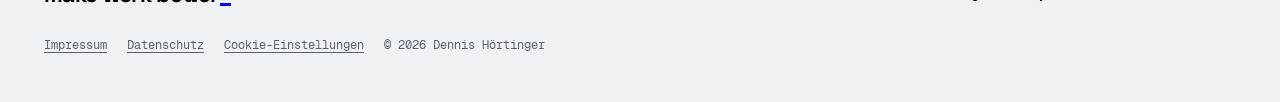
<file: leistungen/index.html>
<!doctype html>
<html lang="de">
<head>
  <meta charset="utf-8">
  <meta name="viewport" content="width=device-width, initial-scale=1">
  <title>IT Consulting für den Mittelstand · Dennis Hörtinger</title>
  <meta name="description" content="IT Consulting für den Mittelstand in drei Schritten, die aufeinander aufbauen. Nach jedem Schritt entscheidest du, ob und wie es weitergeht.">
  <!-- Bis zum Livegang (frühestens 01.12.2026) nicht in Suchmaschinen aufnehmen. Zum Livegang diese Zeile löschen. -->
  <meta name="robots" content="noindex, nofollow">
  <meta name="theme-color" content="#EFF2F5" media="(prefers-color-scheme: light)">
  <meta name="theme-color" content="#0F1214" media="(prefers-color-scheme: dark)">
  <meta property="og:type" content="website">
  <meta property="og:locale" content="de_DE">
  <meta property="og:title" content="IT Consulting für den Mittelstand · Dennis Hörtinger">
  <meta property="og:description" content="IT Consulting für den Mittelstand in drei Schritten, die aufeinander aufbauen. Nach jedem Schritt entscheidest du, ob und wie es weitergeht.">
  <meta property="og:url" content="https://www.hoertinger.de/leistungen/">
  <meta property="og:site_name" content="Dennis Hörtinger · IT Consulting">
  <meta property="og:image" content="https://www.hoertinger.de/assets/fotos/vorschau-teilen.jpg">
  <meta property="og:image:width" content="1200">
  <meta property="og:image:height" content="630">
  <meta property="og:image:alt" content="make work better. Dennis Hörtinger, IT Consulting, Berlin">
  <meta name="twitter:card" content="summary_large_image">
  <link rel="canonical" href="https://www.hoertinger.de/leistungen/">
  <link rel="icon" href="../favicon.svg" type="image/svg+xml">
  <link rel="apple-touch-icon" href="../assets/fotos/logo-dh.png">
  <link rel="preload" href="../assets/fonts/Geist-Regular.woff2" as="font" type="font/woff2" crossorigin>
  <link rel="stylesheet" href="../assets/css/style.css?v=13">
  <script>document.documentElement.classList.add('js')</script>
  <script src="../assets/js/main.js?v=13" defer></script>
</head>
<body>
  <a href="#inhalt" class="skip-link">Zum Inhalt</a>

  <header class="nav">
    <div class="nav-bar">
      <a href="../" class="nav-name">Dennis Hörtinger</a>
      <nav class="nav-links" aria-label="Hauptnavigation">
        <a href="../leistungen/" class="nav-link" aria-current="page">Leistungen</a>
        <a href="../projekte/" class="nav-link">Projekte</a>
        <a href="../ueber-mich/" class="nav-link">Über mich</a>
        <a href="../notizen/" class="nav-link">Notizen</a>
        <a href="mailto:info@hoertinger.de" class="btn btn-primary btn-cta nav-cta">Work with me</a>
      </nav>
      <button type="button" class="nav-burger" aria-label="Menü öffnen" aria-expanded="false" aria-controls="menu">Menü <svg width="18" height="8" viewBox="0 0 18 8" fill="none" stroke="currentColor" stroke-width="2" stroke-linecap="round" aria-hidden="true"><path d="M1 1 H17 M1 7 H17"/></svg></button>
    </div>
  </header>

  <div id="menu" class="menu" role="dialog" aria-modal="true" aria-label="Menü" aria-hidden="true" inert>
    <div class="menu-top">
      <a href="../" class="nav-name">Dennis Hörtinger</a>
      <button type="button" class="menu-close" aria-label="Menü schließen">Schließen <svg width="14" height="14" viewBox="-7 -7 14 14" fill="none" stroke="currentColor" stroke-width="2" stroke-linecap="round" aria-hidden="true"><path d="M-5.5 -5.5 L5.5 5.5 M-5.5 5.5 L5.5 -5.5"/></svg></button>
    </div>
    <nav class="menu-pages" aria-label="Seiten">
      <a href="../leistungen/" data-stagger style="--i:0" aria-current="page">Leistungen</a>
      <a href="../projekte/" data-stagger style="--i:1">Projekte</a>
      <a href="../ueber-mich/" data-stagger style="--i:2">Über mich</a>
      <a href="../notizen/" data-stagger style="--i:3">Notizen</a>
    </nav>
    <a href="mailto:info@hoertinger.de" class="btn btn-primary btn-cta menu-cta" data-stagger style="--i:4">Work with me</a>
    <div class="menu-proj">
      <p class="menu-proj-label mono" data-stagger style="--i:6">Projekte</p>
      <a href="../projekte/#hybrides-arbeiten" data-stagger style="--i:7"><div class="tile"><img src="../assets/logos/logo_grau_weiss.png" width="400" height="104" alt="" class="logo-grau" loading="lazy"></div><span class="menu-proj-title">Hybrides Arbeiten in der Cloud.</span><svg width="18" height="18" viewBox="-9 -9 18 18" fill="none" stroke="currentColor" stroke-width="1.7" stroke-linecap="round" stroke-linejoin="round" aria-hidden="true"><path d="M-7 0 H7 M1 -6 L7 0 L1 6"/></svg></a>
      <a href="../projekte/#schulungskonzept" data-stagger style="--i:8"><div class="tile"><img src="../assets/logos/logo_grau_weiss.png" width="400" height="104" alt="" class="logo-grau" loading="lazy"></div><span class="menu-proj-title">Schulungskonzept für alle Teams.</span><svg width="18" height="18" viewBox="-9 -9 18 18" fill="none" stroke="currentColor" stroke-width="1.7" stroke-linecap="round" stroke-linejoin="round" aria-hidden="true"><path d="M-7 0 H7 M1 -6 L7 0 L1 6"/></svg></a>
      <a href="../projekte/#digitalanalysen" data-stagger style="--i:9"><div class="tile"><img src="../assets/logos/logo_inspirationlabs_weiss.png" width="558" height="626" alt="" class="logo-inspirationlabs" loading="lazy"></div><span class="menu-proj-title">Digitalanalysen und Cloud-Migrationen.</span><svg width="18" height="18" viewBox="-9 -9 18 18" fill="none" stroke="currentColor" stroke-width="1.7" stroke-linecap="round" stroke-linejoin="round" aria-hidden="true"><path d="M-7 0 H7 M1 -6 L7 0 L1 6"/></svg></a>
    </div>
    <p class="menu-legal mono"><a href="../impressum/">Impressum</a><a href="../impressum/#datenschutz">Datenschutz</a></p>
  </div>

  <main id="inhalt">
    <div class="page">
    <div class="shell">
      <section class="subhero">
        <div class="card subhero-text" data-reveal>
          <h1 class="h-page">Wie ich arbeite.</h1>
          <p class="lead">Ich arbeite in drei Schritten, die aufeinander aufbauen. Nach jedem Schritt entscheidest du, ob und wie es weitergeht. Der Umfang richtet sich nach dir: eine Abteilung, ein Standort oder das ganze Unternehmen.</p>
        </div>
        <div class="photo"><span class="photo-ph-label" aria-hidden="true">Foto folgt</span></div>
      </section>
    </div>
      <section class="sec col" aria-label="Drei Schritte">
        <div class="steps">
          <article class="card stepcard" data-reveal>
            <div>
              <svg width="36" height="36" viewBox="-12 -12 24 24" fill="none" stroke="currentColor" stroke-width="1.7" stroke-linecap="round" stroke-linejoin="round" aria-hidden="true"><circle cx="-2.2" cy="-2.2" r="7.6"/><path d="M3.3 3.3 L10 10" stroke-width="2.3"/></svg>
              <h2>Analysieren.</h2>
              <p class="body">Ich lerne dein Unternehmen so kennen, wie es heute arbeitet. Ich spreche mit den Menschen, schaue mir Abläufe und Systeme an und halte fest, was gut funktioniert und wo Arbeit unnötig schwer ist.</p>
            </div>
            <div>
              <ul class="step-list">
                <li>Abläufe und Zusammenarbeit</li>
                <li>Systeme und Software, auch das ERP</li>
                <li>Schnittstellen und Datenflüsse</li>
                <li>Netzwerk, Hardware, Arbeitsplätze</li>
                <li>Wo Automatisierung oder KI hilft</li>
              </ul>
              <p class="step-result">Danach hast du einen Bericht über den Stand deiner IT und eine Liste der Themen, die am meisten bewirken.</p>
            </div>
          </article>
          <article class="card stepcard" data-reveal>
            <div>
              <svg width="36" height="36" viewBox="-12 -12 24 24" fill="none" stroke="currentColor" stroke-width="1.7" stroke-linecap="round" stroke-linejoin="round" aria-hidden="true"><path d="M0 11 L0 3 C0 -1 -2 -3 -5 -5.5 L-8.5 -9"/><path d="M0 3 C0 -1 2 -3 5 -5.5 L8.5 -9"/><path d="M-8.5 -3.5 L-8.5 -9 L-3 -9"/><path d="M8.5 -3.5 L8.5 -9 L3 -9"/></svg>
              <h2>Entscheiden.</h2>
              <p class="body">Aus der Analyse machen wir gemeinsam einen Plan. Wir legen fest, wohin es gehen soll, was zuerst kommt und was es kostet.</p>
            </div>
            <div>
              <ul class="step-list">
                <li>Ziele, die zu deinem Geschäft passen</li>
                <li>Reihenfolge, Zeitrahmen, Budget</li>
                <li>Anbietervergleich: bauen oder kaufen</li>
                <li>KI-Anwendungen, die sich rechnen</li>
              </ul>
              <p class="step-result">Danach hast du einen Plan, den du auch ohne mich umsetzen könntest.</p>
            </div>
          </article>
          <article class="card stepcard" data-reveal>
            <div>
              <svg width="36" height="36" viewBox="-12 -12 24 24" fill="none" stroke="currentColor" stroke-width="1.7" stroke-linecap="round" stroke-linejoin="round" aria-hidden="true"><path d="M0 -10 L10 -5 L0 0 L-10 -5 Z"/><path d="M-10 -0.5 L0 4.5 L10 -0.5"/><path d="M-10 4 L0 9 L10 4"/></svg>
              <h2>Aufbauen.</h2>
              <p class="body">Ich begleite die Umsetzung, bis die neuen Abläufe im Alltag funktionieren. Dein Team soll die Systeme danach selbst betreiben können.</p>
            </div>
            <div>
              <ul class="step-list">
                <li>Auswahl und Steuerung von Dienstleistern</li>
                <li>Projektleitung und Qualitätssicherung</li>
                <li>Einführung in laufende Abläufe</li>
                <li>Schulungen für alle, die damit arbeiten</li>
              </ul>
              <p class="step-result">Danach hast du Systeme, die dein Team versteht und weiterentwickeln kann.</p>
            </div>
          </article>
        </div>
      </section>

      <section class="sec col" aria-labelledby="have-head">
        <div class="col-text center-d" data-reveal>
          <h2 id="have-head" class="statement">Mit dem, was du hast.</h2>
          <p class="lead have-text">Ich habe in Microsoft-, Google- und gemischten Umgebungen gearbeitet, mit SAP, Shopify und vielen Speziallösungen. Ich bringe kein Lieblingsprodukt mit.</p>
        </div>
        <p class="lead rich center-d price" data-reveal><b>Preise.</b> Preise bespreche ich nach einem ersten Gespräch, weil jedes Unternehmen anders ist.</p>
      </section>
    </div>
    <div class="shell contact-wrap">
      <section class="contact" aria-label="Kontakt" data-reveal>
        <h2>Erzähl mir, woran du gerade arbeitest.</h2>
        <a href="mailto:info@hoertinger.de" class="btn btn-inv btn-cta">Work with me</a>
      </section>
    </div>
  </main>

  <footer class="footer">
    <div class="footer-top">
      <p class="footer-claim">make work better<span class="cursor" aria-hidden="true"></span></p>
      <nav class="footer-nav" aria-label="Fußzeile"><a href="../">Startseite</a><a href="../leistungen/">Leistungen</a><a href="../projekte/">Projekte</a><a href="../ueber-mich/">Über mich</a><a href="../notizen/">Notizen</a></nav>
    </div>
    <p class="footer-legal mono"><a href="../impressum/">Impressum</a><a href="../impressum/#datenschutz">Datenschutz</a><span>© 2026 Dennis Hörtinger</span></p>
  </footer>
</body>
</html>
</file>
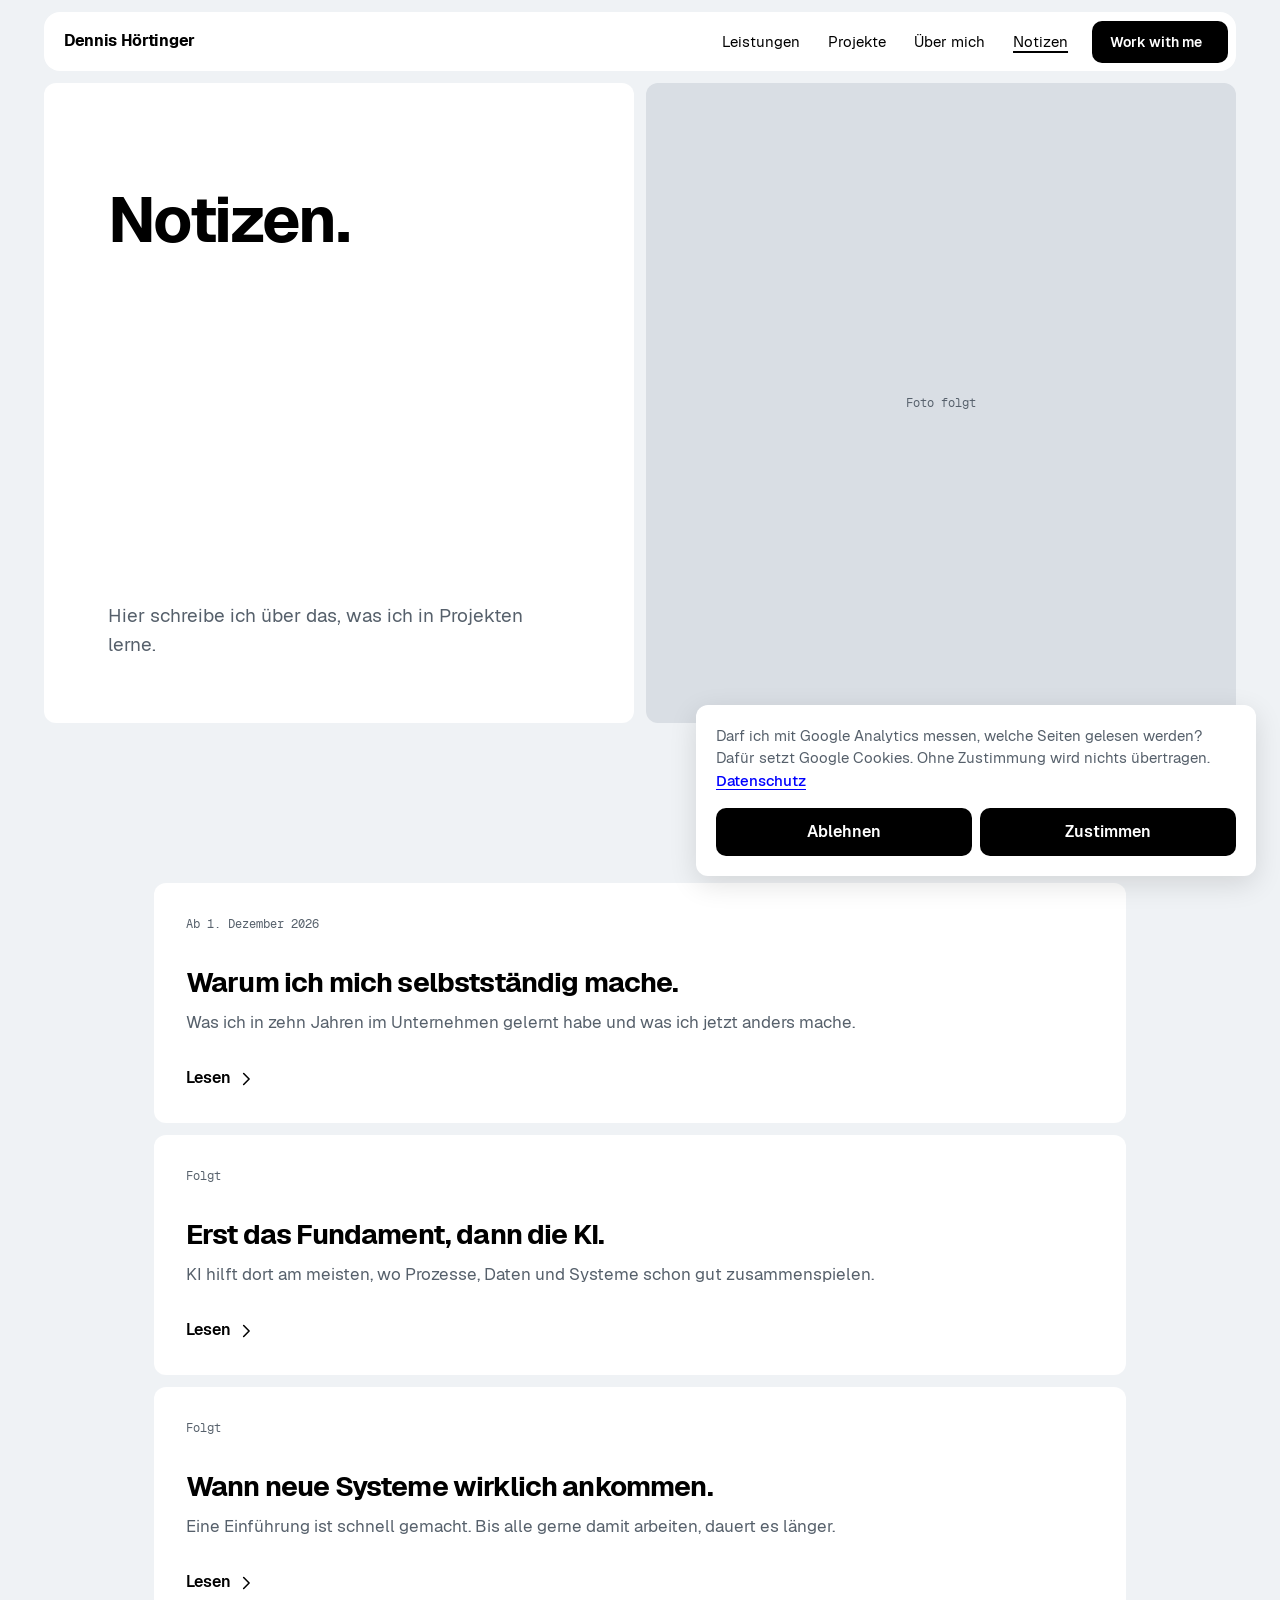
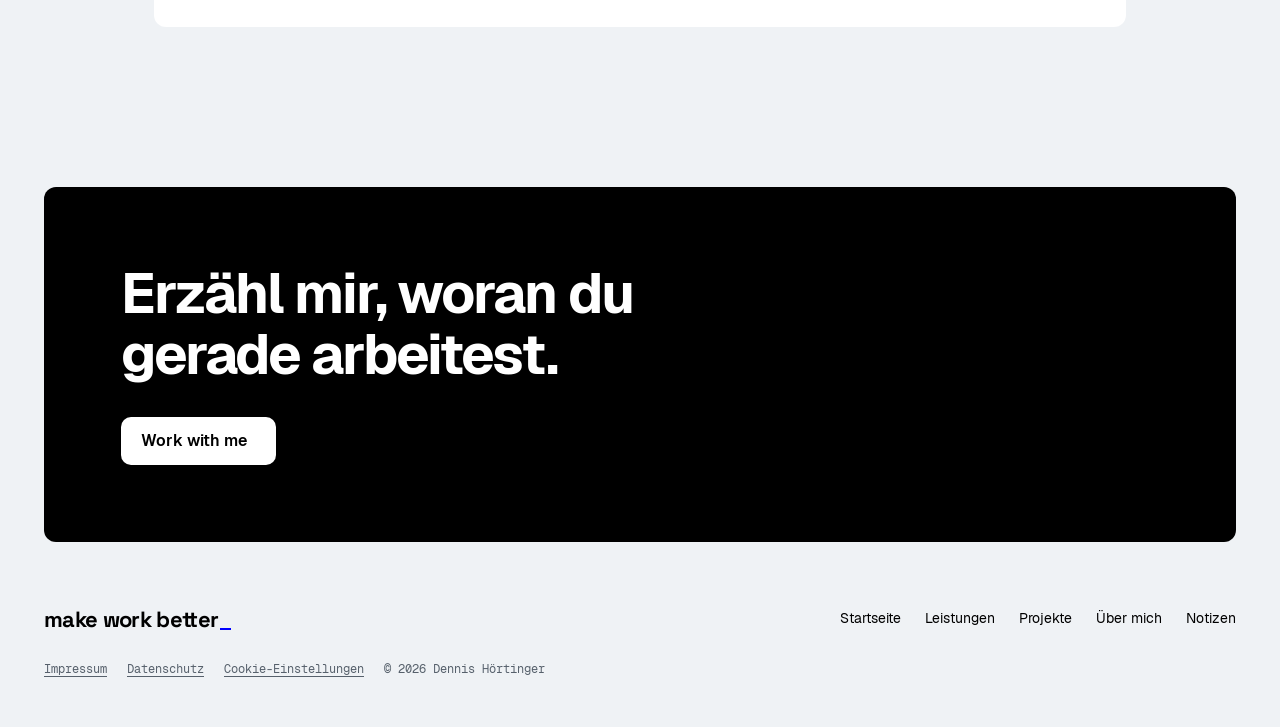
<file: notizen/index.html>
<!doctype html>
<html lang="de">
<head>
  <meta charset="utf-8">
  <meta name="viewport" content="width=device-width, initial-scale=1">
  <title>Notizen · Dennis Hörtinger, IT Consultant</title>
  <meta name="description" content="Hier schreibe ich über das, was ich in Projekten lerne.">
  <!-- Bis zum Livegang (frühestens 01.12.2026) nicht in Suchmaschinen aufnehmen. Zum Livegang diese Zeile löschen. -->
  <meta name="robots" content="noindex, nofollow">
  <meta name="theme-color" content="#EFF2F5" media="(prefers-color-scheme: light)">
  <meta name="theme-color" content="#0F1214" media="(prefers-color-scheme: dark)">
  <meta property="og:type" content="website">
  <meta property="og:locale" content="de_DE">
  <meta property="og:title" content="Notizen · Dennis Hörtinger, IT Consultant">
  <meta property="og:description" content="Hier schreibe ich über das, was ich in Projekten lerne.">
  <meta property="og:url" content="https://www.hoertinger.de/notizen/">
  <meta property="og:site_name" content="Dennis Hörtinger · IT Consulting">
  <meta property="og:image" content="https://www.hoertinger.de/assets/fotos/vorschau-teilen.jpg">
  <meta property="og:image:width" content="1200">
  <meta property="og:image:height" content="630">
  <meta property="og:image:alt" content="make work better. Dennis Hörtinger, IT Consulting, Berlin">
  <meta name="twitter:card" content="summary_large_image">
  <link rel="canonical" href="https://www.hoertinger.de/notizen/">
  <link rel="icon" href="../favicon.svg" type="image/svg+xml">
  <link rel="apple-touch-icon" href="../assets/fotos/logo-dh.png">
  <link rel="preload" href="../assets/fonts/Geist-Regular.woff2" as="font" type="font/woff2" crossorigin>
  <link rel="stylesheet" href="../assets/css/style.css?v=13">
  <script>document.documentElement.classList.add('js')</script>
  <script src="../assets/js/main.js?v=13" defer></script>
</head>
<body>
  <a href="#inhalt" class="skip-link">Zum Inhalt</a>

  <header class="nav">
    <div class="nav-bar">
      <a href="../" class="nav-name">Dennis Hörtinger</a>
      <nav class="nav-links" aria-label="Hauptnavigation">
        <a href="../leistungen/" class="nav-link">Leistungen</a>
        <a href="../projekte/" class="nav-link">Projekte</a>
        <a href="../ueber-mich/" class="nav-link">Über mich</a>
        <a href="../notizen/" class="nav-link" aria-current="page">Notizen</a>
        <a href="mailto:info@hoertinger.de" class="btn btn-primary btn-cta nav-cta">Work with me</a>
      </nav>
      <button type="button" class="nav-burger" aria-label="Menü öffnen" aria-expanded="false" aria-controls="menu">Menü <svg width="18" height="8" viewBox="0 0 18 8" fill="none" stroke="currentColor" stroke-width="2" stroke-linecap="round" aria-hidden="true"><path d="M1 1 H17 M1 7 H17"/></svg></button>
    </div>
  </header>

  <div id="menu" class="menu" role="dialog" aria-modal="true" aria-label="Menü" aria-hidden="true" inert>
    <div class="menu-top">
      <a href="../" class="nav-name">Dennis Hörtinger</a>
      <button type="button" class="menu-close" aria-label="Menü schließen">Schließen <svg width="14" height="14" viewBox="-7 -7 14 14" fill="none" stroke="currentColor" stroke-width="2" stroke-linecap="round" aria-hidden="true"><path d="M-5.5 -5.5 L5.5 5.5 M-5.5 5.5 L5.5 -5.5"/></svg></button>
    </div>
    <nav class="menu-pages" aria-label="Seiten">
      <a href="../leistungen/" data-stagger style="--i:0">Leistungen</a>
      <a href="../projekte/" data-stagger style="--i:1">Projekte</a>
      <a href="../ueber-mich/" data-stagger style="--i:2">Über mich</a>
      <a href="../notizen/" data-stagger style="--i:3" aria-current="page">Notizen</a>
    </nav>
    <a href="mailto:info@hoertinger.de" class="btn btn-primary btn-cta menu-cta" data-stagger style="--i:4">Work with me</a>
    <div class="menu-proj">
      <p class="menu-proj-label mono" data-stagger style="--i:6">Projekte</p>
      <a href="../projekte/#hybrides-arbeiten" data-stagger style="--i:7"><div class="tile"><img src="../assets/logos/logo_grau_weiss.png" width="400" height="104" alt="" class="logo-grau" loading="lazy"></div><span class="menu-proj-title">Hybrides Arbeiten in der Cloud.</span><svg width="18" height="18" viewBox="-9 -9 18 18" fill="none" stroke="currentColor" stroke-width="1.7" stroke-linecap="round" stroke-linejoin="round" aria-hidden="true"><path d="M-7 0 H7 M1 -6 L7 0 L1 6"/></svg></a>
      <a href="../projekte/#schulungskonzept" data-stagger style="--i:8"><div class="tile"><img src="../assets/logos/logo_grau_weiss.png" width="400" height="104" alt="" class="logo-grau" loading="lazy"></div><span class="menu-proj-title">Schulungskonzept für alle Teams.</span><svg width="18" height="18" viewBox="-9 -9 18 18" fill="none" stroke="currentColor" stroke-width="1.7" stroke-linecap="round" stroke-linejoin="round" aria-hidden="true"><path d="M-7 0 H7 M1 -6 L7 0 L1 6"/></svg></a>
      <a href="../projekte/#digitalanalysen" data-stagger style="--i:9"><div class="tile"><img src="../assets/logos/logo_inspirationlabs_weiss.png" width="558" height="626" alt="" class="logo-inspirationlabs" loading="lazy"></div><span class="menu-proj-title">Digitalanalysen und Cloud-Migrationen.</span><svg width="18" height="18" viewBox="-9 -9 18 18" fill="none" stroke="currentColor" stroke-width="1.7" stroke-linecap="round" stroke-linejoin="round" aria-hidden="true"><path d="M-7 0 H7 M1 -6 L7 0 L1 6"/></svg></a>
    </div>
    <p class="menu-legal mono"><a href="../impressum/">Impressum</a><a href="../impressum/#datenschutz">Datenschutz</a></p>
  </div>

  <main id="inhalt">
    <div class="page">
    <div class="shell">
      <section class="subhero">
        <div class="card subhero-text" data-reveal>
          <h1 class="h-page">Notizen.</h1>
          <p class="lead">Hier schreibe ich über das, was ich in Projekten lerne.</p>
        </div>
        <div class="photo"><span class="photo-ph-label" aria-hidden="true">Foto folgt</span></div>
      </section>
    </div>
      <section class="sec col" aria-label="Artikel">
        <div class="articles">
          <a href="warum-ich-mich-selbststaendig-mache/" class="card articlecard" data-reveal>
            <p class="meta">Ab 1. Dezember 2026</p>
            <h2>Warum ich mich selbstständig mache.</h2>
            <p class="body">Was ich in zehn Jahren im Unternehmen gelernt habe und was ich jetzt anders mache.</p>
            <span class="readlink">Lesen <svg width="14" height="14" viewBox="-9 -9 18 18" fill="none" stroke="currentColor" stroke-width="2" stroke-linecap="round" stroke-linejoin="round" aria-hidden="true"><path d="M-3 -7 L4 0 L-3 7"/></svg></span>
          </a>
          <a href="erst-das-fundament-dann-die-ki/" class="card articlecard" data-reveal>
            <p class="meta">Folgt</p>
            <h2>Erst das Fundament, dann die KI.</h2>
            <p class="body">KI hilft dort am meisten, wo Prozesse, Daten und Systeme schon gut zusammenspielen.</p>
            <span class="readlink">Lesen <svg width="14" height="14" viewBox="-9 -9 18 18" fill="none" stroke="currentColor" stroke-width="2" stroke-linecap="round" stroke-linejoin="round" aria-hidden="true"><path d="M-3 -7 L4 0 L-3 7"/></svg></span>
          </a>
          <a href="wann-neue-systeme-wirklich-ankommen/" class="card articlecard" data-reveal>
            <p class="meta">Folgt</p>
            <h2>Wann neue Systeme wirklich ankommen.</h2>
            <p class="body">Eine Einführung ist schnell gemacht. Bis alle gerne damit arbeiten, dauert es länger.</p>
            <span class="readlink">Lesen <svg width="14" height="14" viewBox="-9 -9 18 18" fill="none" stroke="currentColor" stroke-width="2" stroke-linecap="round" stroke-linejoin="round" aria-hidden="true"><path d="M-3 -7 L4 0 L-3 7"/></svg></span>
          </a>
        </div>
      </section>
    </div>
    <div class="shell contact-wrap">
      <section class="contact" aria-label="Kontakt" data-reveal>
        <h2>Erzähl mir, woran du gerade arbeitest.</h2>
        <a href="mailto:info@hoertinger.de" class="btn btn-inv btn-cta">Work with me</a>
      </section>
    </div>
  </main>

  <footer class="footer">
    <div class="footer-top">
      <p class="footer-claim">make work better<span class="cursor" aria-hidden="true"></span></p>
      <nav class="footer-nav" aria-label="Fußzeile"><a href="../">Startseite</a><a href="../leistungen/">Leistungen</a><a href="../projekte/">Projekte</a><a href="../ueber-mich/">Über mich</a><a href="../notizen/">Notizen</a></nav>
    </div>
    <p class="footer-legal mono"><a href="../impressum/">Impressum</a><a href="../impressum/#datenschutz">Datenschutz</a><span>© 2026 Dennis Hörtinger</span></p>
  </footer>
</body>
</html>
</file>
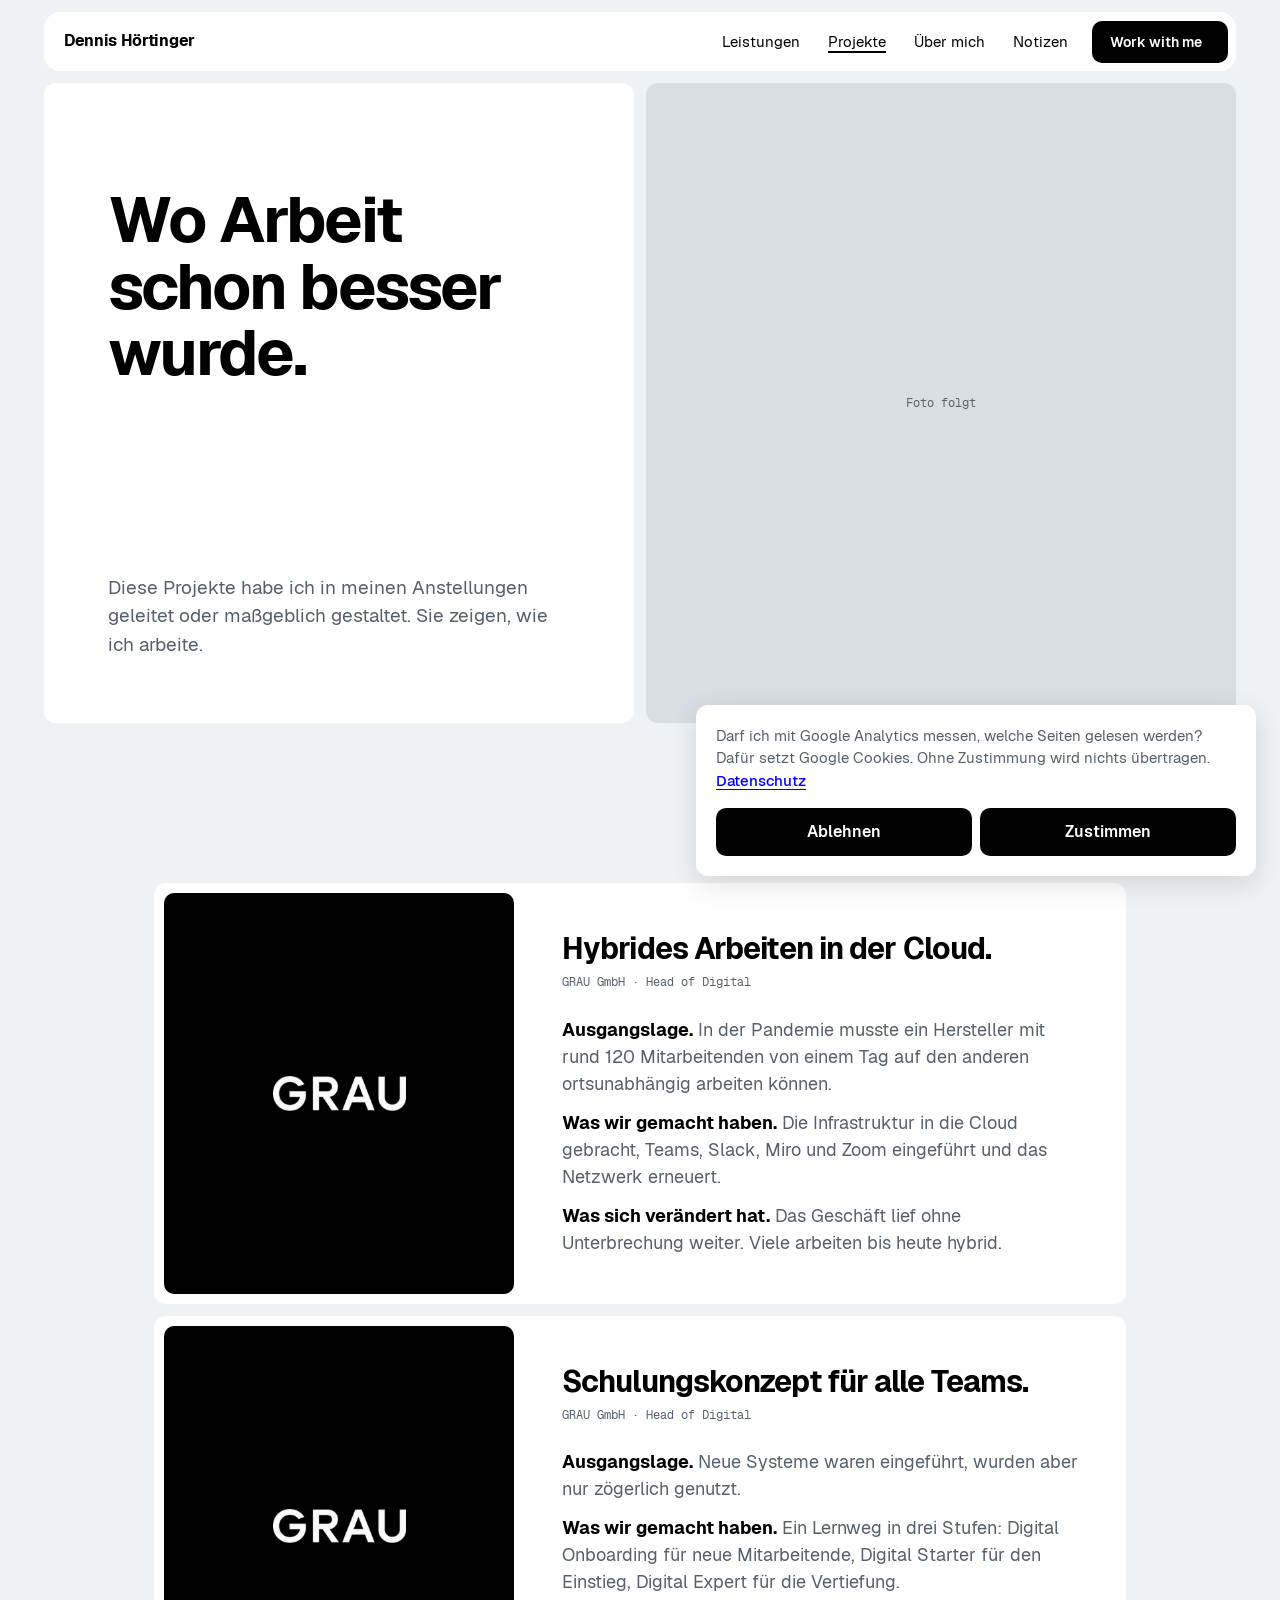
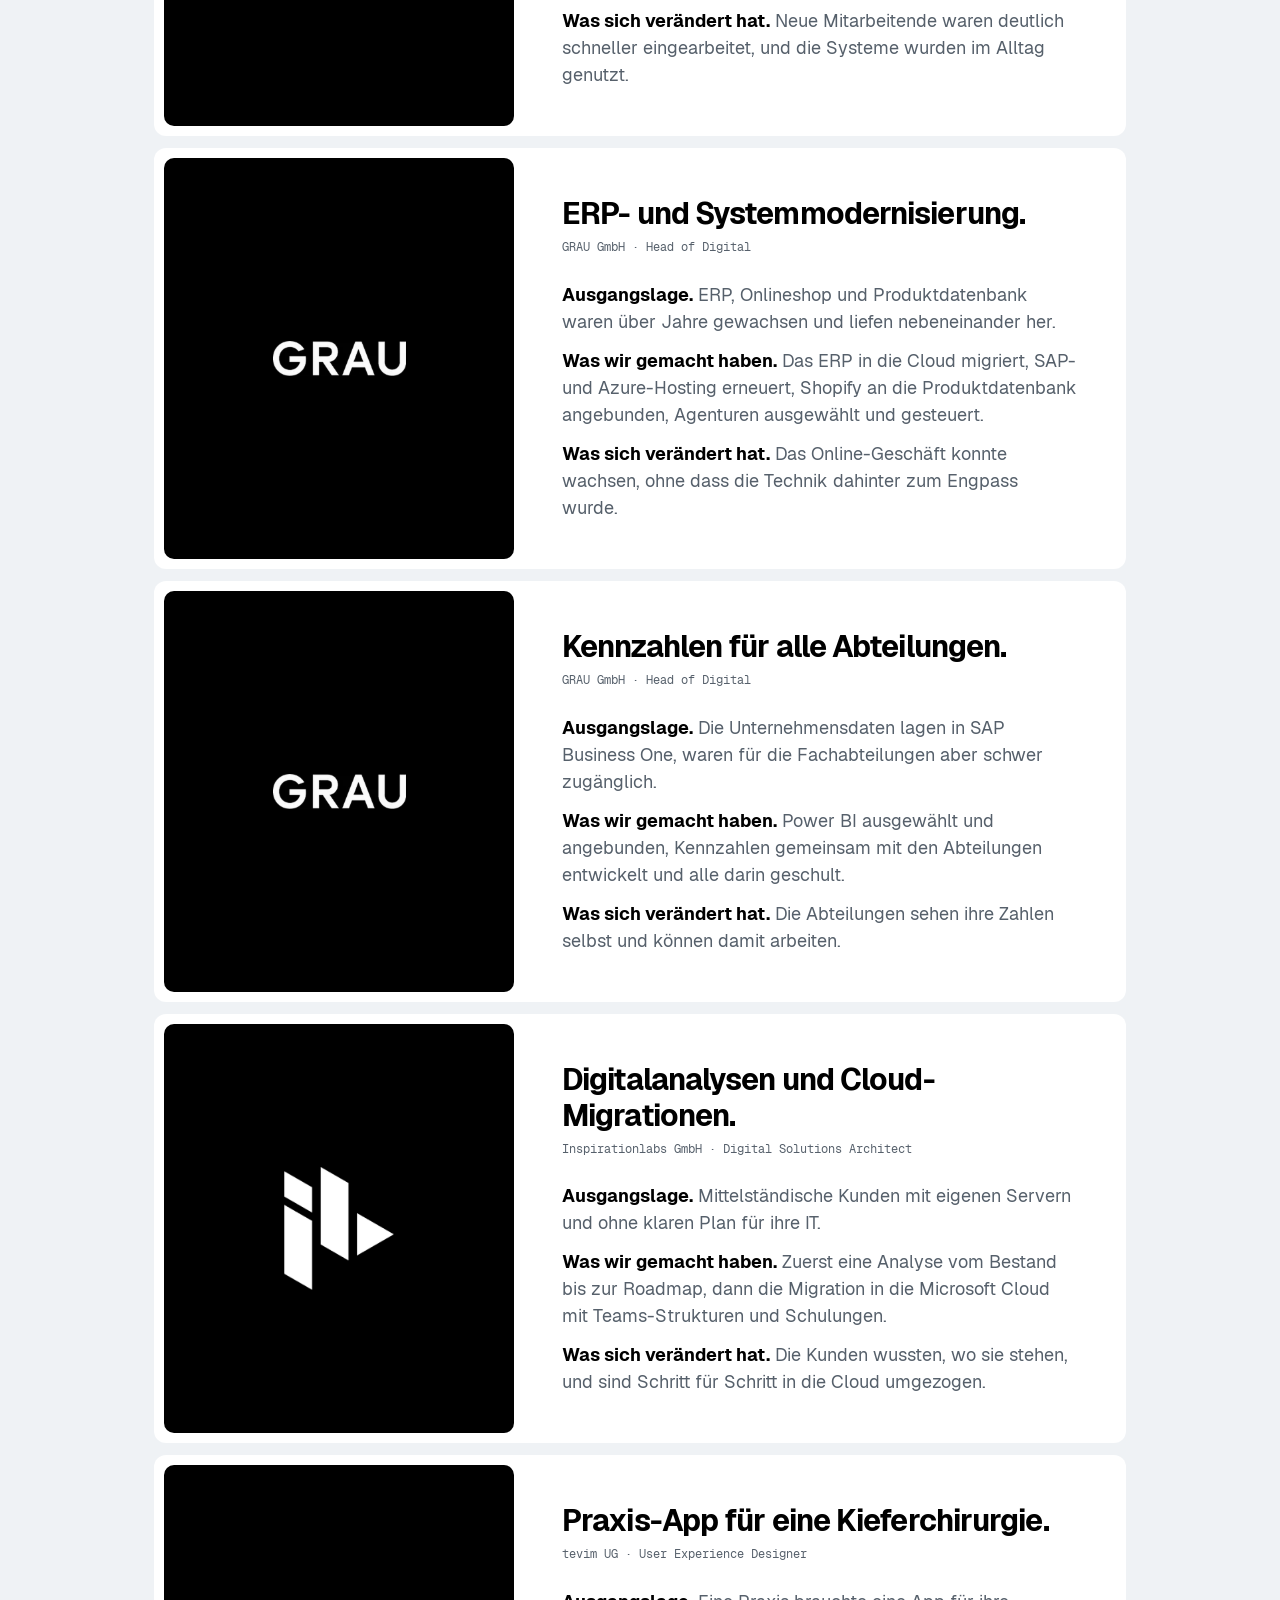
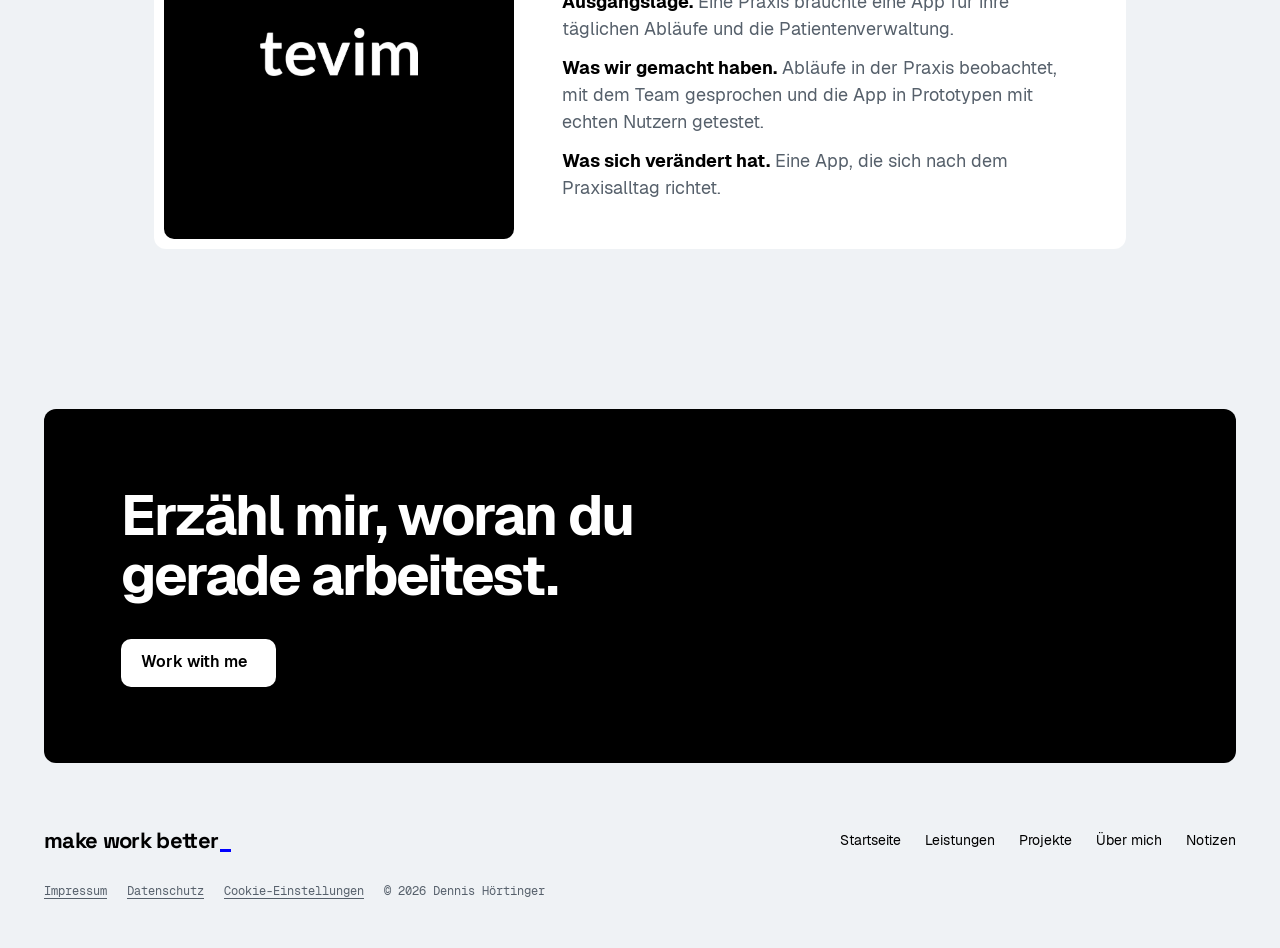
<file: projekte/index.html>
<!doctype html>
<html lang="de">
<head>
  <meta charset="utf-8">
  <meta name="viewport" content="width=device-width, initial-scale=1">
  <title>Projekte · Dennis Hörtinger, IT Consultant</title>
  <meta name="description" content="Diese Projekte habe ich in meinen Anstellungen geleitet oder maßgeblich gestaltet. Sie zeigen, wie ich arbeite.">
  <!-- Bis zum Livegang (frühestens 01.12.2026) nicht in Suchmaschinen aufnehmen. Zum Livegang diese Zeile löschen. -->
  <meta name="robots" content="noindex, nofollow">
  <meta name="theme-color" content="#EFF2F5" media="(prefers-color-scheme: light)">
  <meta name="theme-color" content="#0F1214" media="(prefers-color-scheme: dark)">
  <meta property="og:type" content="website">
  <meta property="og:locale" content="de_DE">
  <meta property="og:title" content="Projekte · Dennis Hörtinger, IT Consultant">
  <meta property="og:description" content="Diese Projekte habe ich in meinen Anstellungen geleitet oder maßgeblich gestaltet. Sie zeigen, wie ich arbeite.">
  <meta property="og:url" content="https://www.hoertinger.de/projekte/">
  <meta property="og:site_name" content="Dennis Hörtinger · IT Consulting">
  <meta property="og:image" content="https://www.hoertinger.de/assets/fotos/vorschau-teilen.jpg">
  <meta property="og:image:width" content="1200">
  <meta property="og:image:height" content="630">
  <meta property="og:image:alt" content="make work better. Dennis Hörtinger, IT Consulting, Berlin">
  <meta name="twitter:card" content="summary_large_image">
  <link rel="canonical" href="https://www.hoertinger.de/projekte/">
  <link rel="icon" href="../favicon.svg" type="image/svg+xml">
  <link rel="apple-touch-icon" href="../assets/fotos/logo-dh.png">
  <link rel="preload" href="../assets/fonts/Geist-Regular.woff2" as="font" type="font/woff2" crossorigin>
  <link rel="stylesheet" href="../assets/css/style.css?v=13">
  <script>document.documentElement.classList.add('js')</script>
  <script src="../assets/js/main.js?v=13" defer></script>
</head>
<body>
  <a href="#inhalt" class="skip-link">Zum Inhalt</a>

  <header class="nav">
    <div class="nav-bar">
      <a href="../" class="nav-name">Dennis Hörtinger</a>
      <nav class="nav-links" aria-label="Hauptnavigation">
        <a href="../leistungen/" class="nav-link">Leistungen</a>
        <a href="../projekte/" class="nav-link" aria-current="page">Projekte</a>
        <a href="../ueber-mich/" class="nav-link">Über mich</a>
        <a href="../notizen/" class="nav-link">Notizen</a>
        <a href="mailto:info@hoertinger.de" class="btn btn-primary btn-cta nav-cta">Work with me</a>
      </nav>
      <button type="button" class="nav-burger" aria-label="Menü öffnen" aria-expanded="false" aria-controls="menu">Menü <svg width="18" height="8" viewBox="0 0 18 8" fill="none" stroke="currentColor" stroke-width="2" stroke-linecap="round" aria-hidden="true"><path d="M1 1 H17 M1 7 H17"/></svg></button>
    </div>
  </header>

  <div id="menu" class="menu" role="dialog" aria-modal="true" aria-label="Menü" aria-hidden="true" inert>
    <div class="menu-top">
      <a href="../" class="nav-name">Dennis Hörtinger</a>
      <button type="button" class="menu-close" aria-label="Menü schließen">Schließen <svg width="14" height="14" viewBox="-7 -7 14 14" fill="none" stroke="currentColor" stroke-width="2" stroke-linecap="round" aria-hidden="true"><path d="M-5.5 -5.5 L5.5 5.5 M-5.5 5.5 L5.5 -5.5"/></svg></button>
    </div>
    <nav class="menu-pages" aria-label="Seiten">
      <a href="../leistungen/" data-stagger style="--i:0">Leistungen</a>
      <a href="../projekte/" data-stagger style="--i:1" aria-current="page">Projekte</a>
      <a href="../ueber-mich/" data-stagger style="--i:2">Über mich</a>
      <a href="../notizen/" data-stagger style="--i:3">Notizen</a>
    </nav>
    <a href="mailto:info@hoertinger.de" class="btn btn-primary btn-cta menu-cta" data-stagger style="--i:4">Work with me</a>
    <div class="menu-proj">
      <p class="menu-proj-label mono" data-stagger style="--i:6">Projekte</p>
      <a href="../projekte/#hybrides-arbeiten" data-stagger style="--i:7"><div class="tile"><img src="../assets/logos/logo_grau_weiss.png" width="400" height="104" alt="" class="logo-grau" loading="lazy"></div><span class="menu-proj-title">Hybrides Arbeiten in der Cloud.</span><svg width="18" height="18" viewBox="-9 -9 18 18" fill="none" stroke="currentColor" stroke-width="1.7" stroke-linecap="round" stroke-linejoin="round" aria-hidden="true"><path d="M-7 0 H7 M1 -6 L7 0 L1 6"/></svg></a>
      <a href="../projekte/#schulungskonzept" data-stagger style="--i:8"><div class="tile"><img src="../assets/logos/logo_grau_weiss.png" width="400" height="104" alt="" class="logo-grau" loading="lazy"></div><span class="menu-proj-title">Schulungskonzept für alle Teams.</span><svg width="18" height="18" viewBox="-9 -9 18 18" fill="none" stroke="currentColor" stroke-width="1.7" stroke-linecap="round" stroke-linejoin="round" aria-hidden="true"><path d="M-7 0 H7 M1 -6 L7 0 L1 6"/></svg></a>
      <a href="../projekte/#digitalanalysen" data-stagger style="--i:9"><div class="tile"><img src="../assets/logos/logo_inspirationlabs_weiss.png" width="558" height="626" alt="" class="logo-inspirationlabs" loading="lazy"></div><span class="menu-proj-title">Digitalanalysen und Cloud-Migrationen.</span><svg width="18" height="18" viewBox="-9 -9 18 18" fill="none" stroke="currentColor" stroke-width="1.7" stroke-linecap="round" stroke-linejoin="round" aria-hidden="true"><path d="M-7 0 H7 M1 -6 L7 0 L1 6"/></svg></a>
    </div>
    <p class="menu-legal mono"><a href="../impressum/">Impressum</a><a href="../impressum/#datenschutz">Datenschutz</a></p>
  </div>

  <main id="inhalt">
    <div class="page">
    <div class="shell">
      <section class="subhero">
        <div class="card subhero-text" data-reveal>
          <h1 class="h-page">Wo Arbeit schon besser wurde.</h1>
          <p class="lead">Diese Projekte habe ich in meinen Anstellungen geleitet oder maßgeblich gestaltet. Sie zeigen, wie ich arbeite.</p>
        </div>
        <div class="photo"><span class="photo-ph-label" aria-hidden="true">Foto folgt</span></div>
      </section>
    </div>
      <section class="sec col" aria-label="Projekte">
        <div class="projects">
          <article id="hybrides-arbeiten" class="card projcard" data-reveal>
            <div class="tile "><img src="../assets/logos/logo_grau_weiss.png" width="400" height="104" alt="GRAU GmbH" class="logo-grau" loading="lazy"></div>
            <div class="projcard-body">
              <h2>Hybrides Arbeiten in der Cloud.</h2>
              <p class="caption">GRAU GmbH · Head of Digital</p>
              <div class="parts">
                <p class="rich"><b>Ausgangslage.</b> In der Pandemie musste ein Hersteller mit rund 120 Mitarbeitenden von einem Tag auf den anderen ortsunabhängig arbeiten können.</p>
                <p class="rich"><b>Was wir gemacht haben.</b> Die Infrastruktur in die Cloud gebracht, Teams, Slack, Miro und Zoom eingeführt und das Netzwerk erneuert.</p>
                <p class="rich"><b>Was sich verändert hat.</b> Das Geschäft lief ohne Unterbrechung weiter. Viele arbeiten bis heute hybrid.</p>
              </div>
            </div>
          </article>
          <article id="schulungskonzept" class="card projcard" data-reveal>
            <div class="tile "><img src="../assets/logos/logo_grau_weiss.png" width="400" height="104" alt="GRAU GmbH" class="logo-grau" loading="lazy"></div>
            <div class="projcard-body">
              <h2>Schulungskonzept für alle Teams.</h2>
              <p class="caption">GRAU GmbH · Head of Digital</p>
              <div class="parts">
                <p class="rich"><b>Ausgangslage.</b> Neue Systeme waren eingeführt, wurden aber nur zögerlich genutzt.</p>
                <p class="rich"><b>Was wir gemacht haben.</b> Ein Lernweg in drei Stufen: Digital Onboarding für neue Mitarbeitende, Digital Starter für den Einstieg, Digital Expert für die Vertiefung.</p>
                <p class="rich"><b>Was sich verändert hat.</b> Neue Mitarbeitende waren deutlich schneller eingearbeitet, und die Systeme wurden im Alltag genutzt.</p>
              </div>
            </div>
          </article>
          <article id="erp-modernisierung" class="card projcard" data-reveal>
            <div class="tile "><img src="../assets/logos/logo_grau_weiss.png" width="400" height="104" alt="GRAU GmbH" class="logo-grau" loading="lazy"></div>
            <div class="projcard-body">
              <h2>ERP- und Systemmodernisierung.</h2>
              <p class="caption">GRAU GmbH · Head of Digital</p>
              <div class="parts">
                <p class="rich"><b>Ausgangslage.</b> ERP, Onlineshop und Produktdatenbank waren über Jahre gewachsen und liefen nebeneinander her.</p>
                <p class="rich"><b>Was wir gemacht haben.</b> Das ERP in die Cloud migriert, SAP- und Azure-Hosting erneuert, Shopify an die Produktdatenbank angebunden, Agenturen ausgewählt und gesteuert.</p>
                <p class="rich"><b>Was sich verändert hat.</b> Das Online-Geschäft konnte wachsen, ohne dass die Technik dahinter zum Engpass wurde.</p>
              </div>
            </div>
          </article>
          <article id="kennzahlen" class="card projcard" data-reveal>
            <div class="tile "><img src="../assets/logos/logo_grau_weiss.png" width="400" height="104" alt="GRAU GmbH" class="logo-grau" loading="lazy"></div>
            <div class="projcard-body">
              <h2>Kennzahlen für alle Abteilungen.</h2>
              <p class="caption">GRAU GmbH · Head of Digital</p>
              <div class="parts">
                <p class="rich"><b>Ausgangslage.</b> Die Unternehmensdaten lagen in SAP Business One, waren für die Fachabteilungen aber schwer zugänglich.</p>
                <p class="rich"><b>Was wir gemacht haben.</b> Power BI ausgewählt und angebunden, Kennzahlen gemeinsam mit den Abteilungen entwickelt und alle darin geschult.</p>
                <p class="rich"><b>Was sich verändert hat.</b> Die Abteilungen sehen ihre Zahlen selbst und können damit arbeiten.</p>
              </div>
            </div>
          </article>
          <article id="digitalanalysen" class="card projcard" data-reveal>
            <div class="tile "><img src="../assets/logos/logo_inspirationlabs_weiss.png" width="558" height="626" alt="Inspirationlabs" class="logo-inspirationlabs" loading="lazy"></div>
            <div class="projcard-body">
              <h2>Digitalanalysen und Cloud-Migrationen.</h2>
              <p class="caption">Inspirationlabs GmbH · Digital Solutions Architect</p>
              <div class="parts">
                <p class="rich"><b>Ausgangslage.</b> Mittelständische Kunden mit eigenen Servern und ohne klaren Plan für ihre IT.</p>
                <p class="rich"><b>Was wir gemacht haben.</b> Zuerst eine Analyse vom Bestand bis zur Roadmap, dann die Migration in die Microsoft Cloud mit Teams-Strukturen und Schulungen.</p>
                <p class="rich"><b>Was sich verändert hat.</b> Die Kunden wussten, wo sie stehen, und sind Schritt für Schritt in die Cloud umgezogen.</p>
              </div>
            </div>
          </article>
          <article id="praxis-app" class="card projcard" data-reveal>
            <div class="tile "><img src="../assets/logos/logo_tevim_weiss.png" width="950" height="288" alt="tevim" class="logo-tevim" loading="lazy"></div>
            <div class="projcard-body">
              <h2>Praxis-App für eine Kieferchirurgie.</h2>
              <p class="caption">tevim UG · User Experience Designer</p>
              <div class="parts">
                <p class="rich"><b>Ausgangslage.</b> Eine Praxis brauchte eine App für ihre täglichen Abläufe und die Patientenverwaltung.</p>
                <p class="rich"><b>Was wir gemacht haben.</b> Abläufe in der Praxis beobachtet, mit dem Team gesprochen und die App in Prototypen mit echten Nutzern getestet.</p>
                <p class="rich"><b>Was sich verändert hat.</b> Eine App, die sich nach dem Praxisalltag richtet.</p>
              </div>
            </div>
          </article>
        </div>
      </section>
    </div>
    <div class="shell contact-wrap">
      <section class="contact" aria-label="Kontakt" data-reveal>
        <h2>Erzähl mir, woran du gerade arbeitest.</h2>
        <a href="mailto:info@hoertinger.de" class="btn btn-inv btn-cta">Work with me</a>
      </section>
    </div>
  </main>

  <footer class="footer">
    <div class="footer-top">
      <p class="footer-claim">make work better<span class="cursor" aria-hidden="true"></span></p>
      <nav class="footer-nav" aria-label="Fußzeile"><a href="../">Startseite</a><a href="../leistungen/">Leistungen</a><a href="../projekte/">Projekte</a><a href="../ueber-mich/">Über mich</a><a href="../notizen/">Notizen</a></nav>
    </div>
    <p class="footer-legal mono"><a href="../impressum/">Impressum</a><a href="../impressum/#datenschutz">Datenschutz</a><span>© 2026 Dennis Hörtinger</span></p>
  </footer>
</body>
</html>
</file>
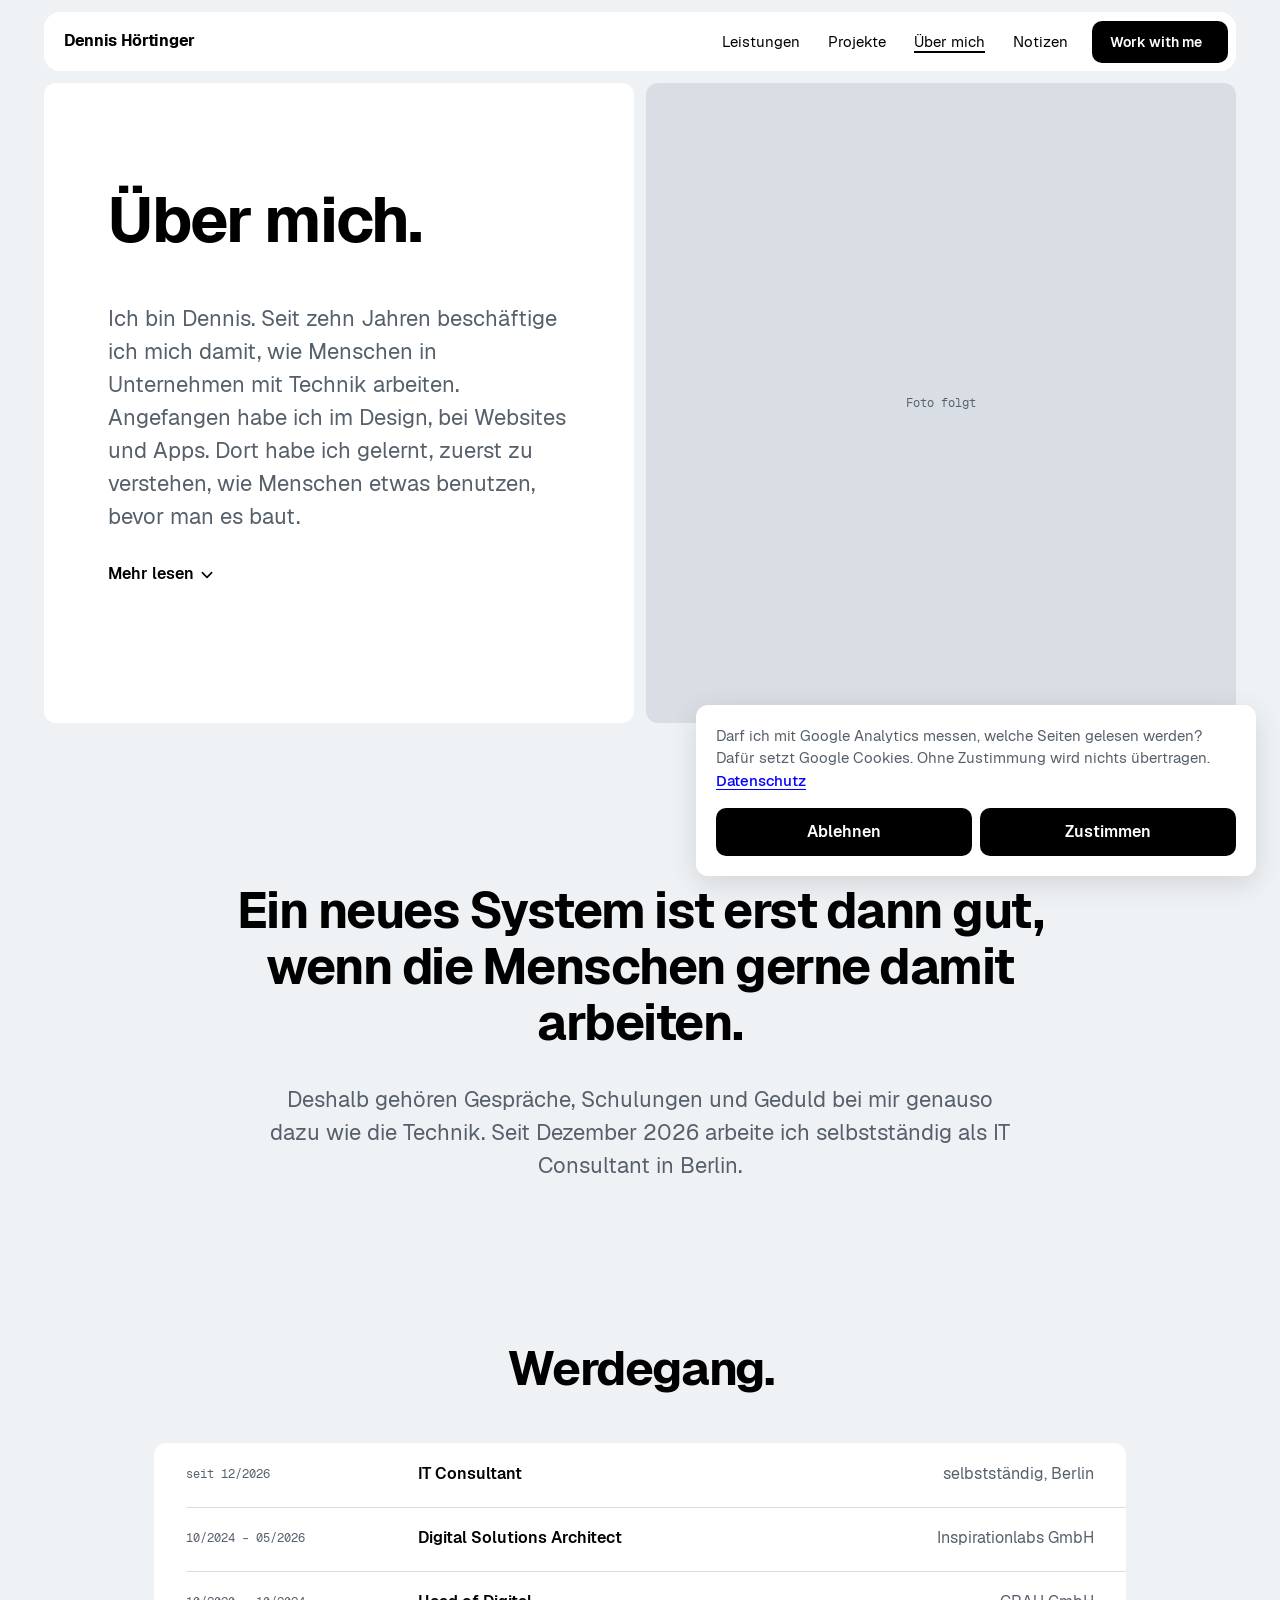
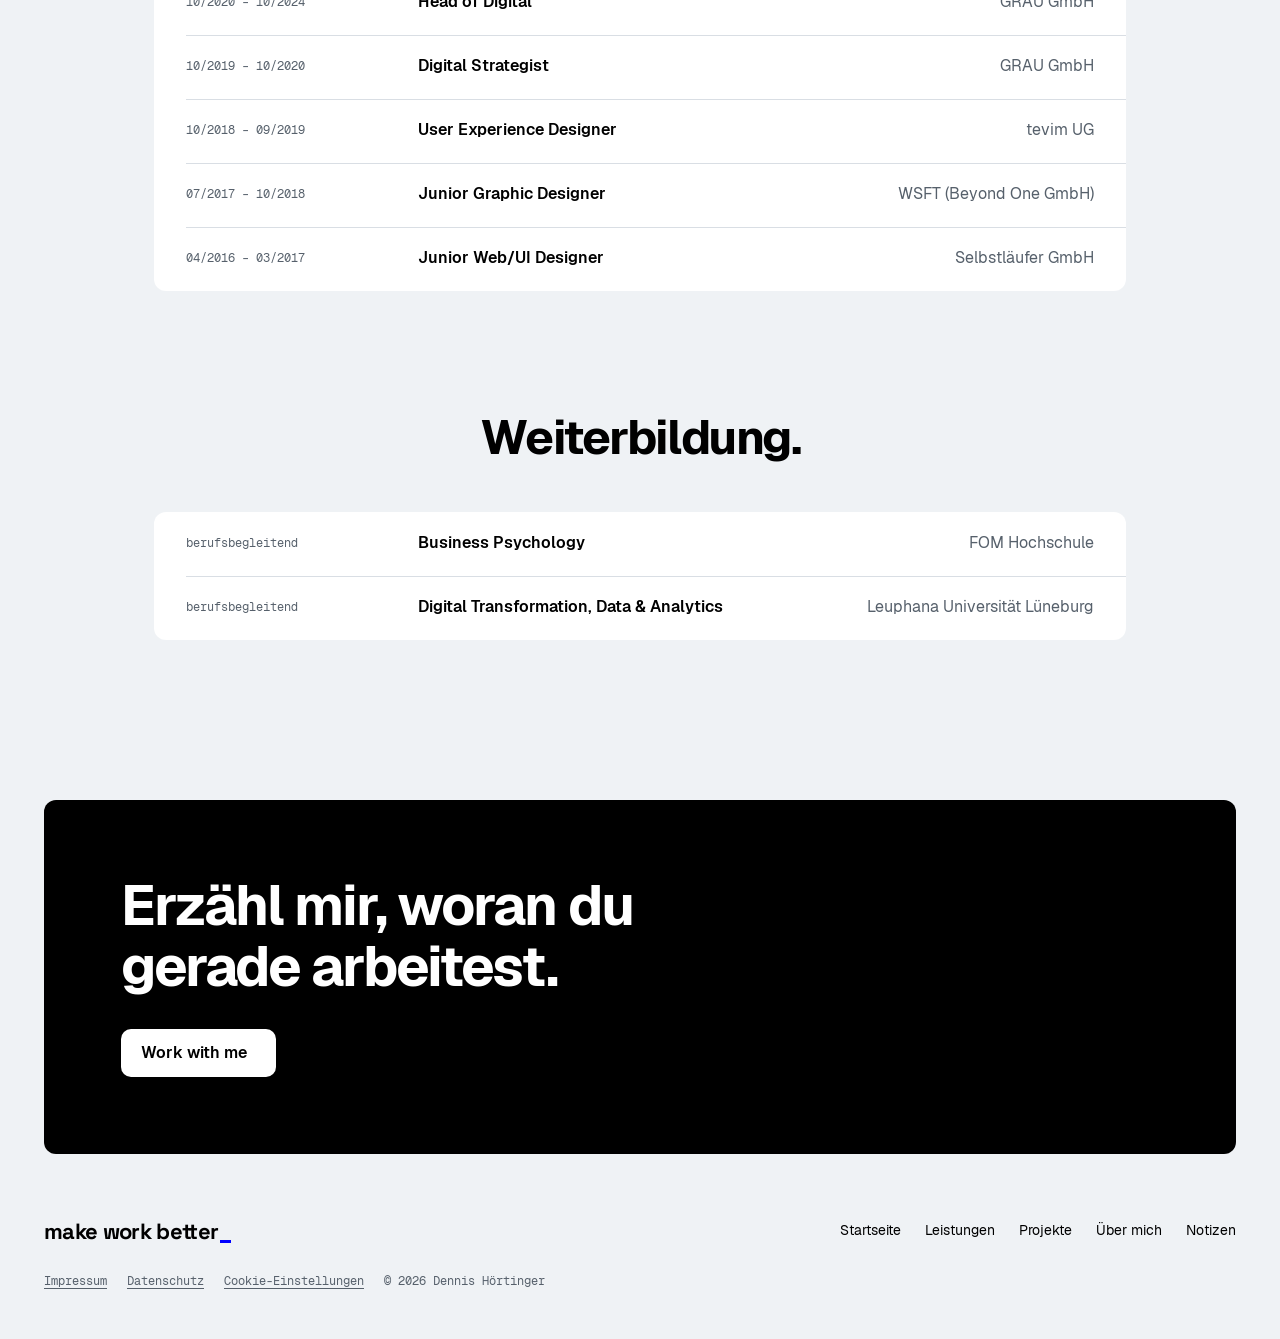
<file: ueber-mich/index.html>
<!doctype html>
<html lang="de">
<head>
  <meta charset="utf-8">
  <meta name="viewport" content="width=device-width, initial-scale=1">
  <title>Über mich · Dennis Hörtinger, IT Consultant in Berlin</title>
  <meta name="description" content="Ich bin Dennis, IT Consultant in Berlin. Seit zehn Jahren beschäftige ich mich damit, wie Menschen in Unternehmen mit Technik arbeiten.">
  <!-- Bis zum Livegang (frühestens 01.12.2026) nicht in Suchmaschinen aufnehmen. Zum Livegang diese Zeile löschen. -->
  <meta name="robots" content="noindex, nofollow">
  <meta name="theme-color" content="#EFF2F5" media="(prefers-color-scheme: light)">
  <meta name="theme-color" content="#0F1214" media="(prefers-color-scheme: dark)">
  <meta property="og:type" content="website">
  <meta property="og:locale" content="de_DE">
  <meta property="og:title" content="Über mich · Dennis Hörtinger, IT Consultant in Berlin">
  <meta property="og:description" content="Ich bin Dennis, IT Consultant in Berlin. Seit zehn Jahren beschäftige ich mich damit, wie Menschen in Unternehmen mit Technik arbeiten.">
  <meta property="og:url" content="https://www.hoertinger.de/ueber-mich/">
  <meta property="og:site_name" content="Dennis Hörtinger · IT Consulting">
  <meta property="og:image" content="https://www.hoertinger.de/assets/fotos/vorschau-teilen.jpg">
  <meta property="og:image:width" content="1200">
  <meta property="og:image:height" content="630">
  <meta property="og:image:alt" content="make work better. Dennis Hörtinger, IT Consulting, Berlin">
  <meta name="twitter:card" content="summary_large_image">
  <link rel="canonical" href="https://www.hoertinger.de/ueber-mich/">
  <link rel="icon" href="../favicon.svg" type="image/svg+xml">
  <link rel="apple-touch-icon" href="../assets/fotos/logo-dh.png">
  <link rel="preload" href="../assets/fonts/Geist-Regular.woff2" as="font" type="font/woff2" crossorigin>
  <link rel="stylesheet" href="../assets/css/style.css?v=13">
  <script>document.documentElement.classList.add('js')</script>
  <script src="../assets/js/main.js?v=13" defer></script>
</head>
<body>
  <a href="#inhalt" class="skip-link">Zum Inhalt</a>

  <header class="nav">
    <div class="nav-bar">
      <a href="../" class="nav-name">Dennis Hörtinger</a>
      <nav class="nav-links" aria-label="Hauptnavigation">
        <a href="../leistungen/" class="nav-link">Leistungen</a>
        <a href="../projekte/" class="nav-link">Projekte</a>
        <a href="../ueber-mich/" class="nav-link" aria-current="page">Über mich</a>
        <a href="../notizen/" class="nav-link">Notizen</a>
        <a href="mailto:info@hoertinger.de" class="btn btn-primary btn-cta nav-cta">Work with me</a>
      </nav>
      <button type="button" class="nav-burger" aria-label="Menü öffnen" aria-expanded="false" aria-controls="menu">Menü <svg width="18" height="8" viewBox="0 0 18 8" fill="none" stroke="currentColor" stroke-width="2" stroke-linecap="round" aria-hidden="true"><path d="M1 1 H17 M1 7 H17"/></svg></button>
    </div>
  </header>

  <div id="menu" class="menu" role="dialog" aria-modal="true" aria-label="Menü" aria-hidden="true" inert>
    <div class="menu-top">
      <a href="../" class="nav-name">Dennis Hörtinger</a>
      <button type="button" class="menu-close" aria-label="Menü schließen">Schließen <svg width="14" height="14" viewBox="-7 -7 14 14" fill="none" stroke="currentColor" stroke-width="2" stroke-linecap="round" aria-hidden="true"><path d="M-5.5 -5.5 L5.5 5.5 M-5.5 5.5 L5.5 -5.5"/></svg></button>
    </div>
    <nav class="menu-pages" aria-label="Seiten">
      <a href="../leistungen/" data-stagger style="--i:0">Leistungen</a>
      <a href="../projekte/" data-stagger style="--i:1">Projekte</a>
      <a href="../ueber-mich/" data-stagger style="--i:2" aria-current="page">Über mich</a>
      <a href="../notizen/" data-stagger style="--i:3">Notizen</a>
    </nav>
    <a href="mailto:info@hoertinger.de" class="btn btn-primary btn-cta menu-cta" data-stagger style="--i:4">Work with me</a>
    <div class="menu-proj">
      <p class="menu-proj-label mono" data-stagger style="--i:6">Projekte</p>
      <a href="../projekte/#hybrides-arbeiten" data-stagger style="--i:7"><div class="tile"><img src="../assets/logos/logo_grau_weiss.png" width="400" height="104" alt="" class="logo-grau" loading="lazy"></div><span class="menu-proj-title">Hybrides Arbeiten in der Cloud.</span><svg width="18" height="18" viewBox="-9 -9 18 18" fill="none" stroke="currentColor" stroke-width="1.7" stroke-linecap="round" stroke-linejoin="round" aria-hidden="true"><path d="M-7 0 H7 M1 -6 L7 0 L1 6"/></svg></a>
      <a href="../projekte/#schulungskonzept" data-stagger style="--i:8"><div class="tile"><img src="../assets/logos/logo_grau_weiss.png" width="400" height="104" alt="" class="logo-grau" loading="lazy"></div><span class="menu-proj-title">Schulungskonzept für alle Teams.</span><svg width="18" height="18" viewBox="-9 -9 18 18" fill="none" stroke="currentColor" stroke-width="1.7" stroke-linecap="round" stroke-linejoin="round" aria-hidden="true"><path d="M-7 0 H7 M1 -6 L7 0 L1 6"/></svg></a>
      <a href="../projekte/#digitalanalysen" data-stagger style="--i:9"><div class="tile"><img src="../assets/logos/logo_inspirationlabs_weiss.png" width="558" height="626" alt="" class="logo-inspirationlabs" loading="lazy"></div><span class="menu-proj-title">Digitalanalysen und Cloud-Migrationen.</span><svg width="18" height="18" viewBox="-9 -9 18 18" fill="none" stroke="currentColor" stroke-width="1.7" stroke-linecap="round" stroke-linejoin="round" aria-hidden="true"><path d="M-7 0 H7 M1 -6 L7 0 L1 6"/></svg></a>
    </div>
    <p class="menu-legal mono"><a href="../impressum/">Impressum</a><a href="../impressum/#datenschutz">Datenschutz</a></p>
  </div>

  <main id="inhalt">
    <div class="page">
      <div class="shell">
        <section class="about-hero">
          <div class="card about-card" data-reveal>
            <h1 class="h-page">Über mich.</h1>
            <div class="about-text only-d">
              <p class="lead">Ich bin Dennis. Seit zehn Jahren beschäftige ich mich damit, wie Menschen in Unternehmen mit Technik arbeiten. Angefangen habe ich im Design, bei Websites und Apps. Dort habe ich gelernt, zuerst zu verstehen, wie Menschen etwas benutzen, bevor man es baut.</p>
              <div id="mehr-d" class="more" inert><div><p class="lead">Bei GRAU, einem Hersteller von Designleuchten bei Hamburg, habe ich fünf Jahre lang die Digitalisierung verantwortet, zuletzt als Head of Digital im Management-Team. Danach habe ich bei Inspirationlabs mittelständische Kunden beraten, von der Analyse bis zur Umsetzung.</p></div></div>
              <button type="button" class="more-btn" aria-expanded="false" aria-controls="mehr-d"><span>Mehr lesen</span><svg width="14" height="14" viewBox="-9 -9 18 18" fill="none" stroke="currentColor" stroke-width="2" stroke-linecap="round" stroke-linejoin="round" aria-hidden="true"><path d="M-6 -3 L0 3 L6 -3"/></svg></button>
            </div>
          </div>
          <div class="photo"><span class="photo-ph-label" aria-hidden="true">Foto folgt</span></div>
          <div class="about-text only-m inner">
            <p class="lead">Ich bin Dennis. Seit zehn Jahren beschäftige ich mich damit, wie Menschen in Unternehmen mit Technik arbeiten. Angefangen habe ich im Design, bei Websites und Apps. Dort habe ich gelernt, zuerst zu verstehen, wie Menschen etwas benutzen, bevor man es baut.</p>
            <div id="mehr-m" class="more" inert><div><p class="lead">Bei GRAU, einem Hersteller von Designleuchten bei Hamburg, habe ich fünf Jahre lang die Digitalisierung verantwortet, zuletzt als Head of Digital im Management-Team. Danach habe ich bei Inspirationlabs mittelständische Kunden beraten, von der Analyse bis zur Umsetzung.</p></div></div>
              <button type="button" class="more-btn" aria-expanded="false" aria-controls="mehr-m"><span>Mehr lesen</span><svg width="14" height="14" viewBox="-9 -9 18 18" fill="none" stroke="currentColor" stroke-width="2" stroke-linecap="round" stroke-linejoin="round" aria-hidden="true"><path d="M-6 -3 L0 3 L6 -3"/></svg></button>
          </div>
        </section>
      </div>

      <section class="sec col" aria-label="Haltung">
        <div class="col-text center-d" data-reveal>
          <p class="statement">Ein neues System ist erst dann gut, wenn die Menschen gerne damit arbeiten.</p>
          <p class="lead have-text">Deshalb gehören Gespräche, Schulungen und Geduld bei mir genauso dazu wie die Technik. Seit Dezember 2026 arbeite ich selbstständig als IT Consultant in Berlin.</p>
        </div>
      </section>

      <section class="sec col" aria-labelledby="cv-head">
        <h2 id="cv-head" class="h-sec center-d" data-reveal>Werdegang.</h2>
        <ul class="card cv" aria-label="Werdegang" data-reveal>
          <li><span class="when-d">seit 12/2026</span><span class="role">IT Consultant</span><span class="org-d">selbstständig, Berlin</span><span class="meta">selbstständig, Berlin · seit 12/2026</span></li>
          <li><span class="when-d">10/2024 – 05/2026</span><span class="role">Digital Solutions Architect</span><span class="org-d">Inspirationlabs GmbH</span><span class="meta">Inspirationlabs GmbH · 10/2024 – 05/2026</span></li>
          <li><span class="when-d">10/2020 – 10/2024</span><span class="role">Head of Digital</span><span class="org-d">GRAU GmbH</span><span class="meta">GRAU GmbH · 10/2020 – 10/2024</span></li>
          <li><span class="when-d">10/2019 – 10/2020</span><span class="role">Digital Strategist</span><span class="org-d">GRAU GmbH</span><span class="meta">GRAU GmbH · 10/2019 – 10/2020</span></li>
          <li><span class="when-d">10/2018 – 09/2019</span><span class="role">User Experience Designer</span><span class="org-d">tevim UG</span><span class="meta">tevim UG · 10/2018 – 09/2019</span></li>
          <li><span class="when-d">07/2017 – 10/2018</span><span class="role">Junior Graphic Designer</span><span class="org-d">WSFT (Beyond One GmbH)</span><span class="meta">WSFT (Beyond One GmbH) · 07/2017 – 10/2018</span></li>
          <li><span class="when-d">04/2016 – 03/2017</span><span class="role">Junior Web/UI Designer</span><span class="org-d">Selbstläufer GmbH</span><span class="meta">Selbstläufer GmbH · 04/2016 – 03/2017</span></li>
        </ul>
        <h2 class="h-sec center-d edu-head" data-reveal>Weiterbildung.</h2>
        <ul class="card cv" aria-label="Weiterbildung" data-reveal>
          <li><span class="when-d">berufsbegleitend</span><span class="role">Business Psychology</span><span class="org-d">FOM Hochschule</span><span class="meta">FOM Hochschule · berufsbegleitend</span></li>
          <li><span class="when-d">berufsbegleitend</span><span class="role">Digital Transformation, Data &amp; Analytics</span><span class="org-d">Leuphana Universität Lüneburg</span><span class="meta">Leuphana Universität Lüneburg · berufsbegleitend</span></li>
        </ul>
      </section>
    </div>
    <div class="shell contact-wrap">
      <section class="contact" aria-label="Kontakt" data-reveal>
        <h2>Erzähl mir, woran du gerade arbeitest.</h2>
        <a href="mailto:info@hoertinger.de" class="btn btn-inv btn-cta">Work with me</a>
      </section>
    </div>
  </main>

  <footer class="footer">
    <div class="footer-top">
      <p class="footer-claim">make work better<span class="cursor" aria-hidden="true"></span></p>
      <nav class="footer-nav" aria-label="Fußzeile"><a href="../">Startseite</a><a href="../leistungen/">Leistungen</a><a href="../projekte/">Projekte</a><a href="../ueber-mich/">Über mich</a><a href="../notizen/">Notizen</a></nav>
    </div>
    <p class="footer-legal mono"><a href="../impressum/">Impressum</a><a href="../impressum/#datenschutz">Datenschutz</a><span>© 2026 Dennis Hörtinger</span></p>
  </footer>
</body>
</html>
</file>
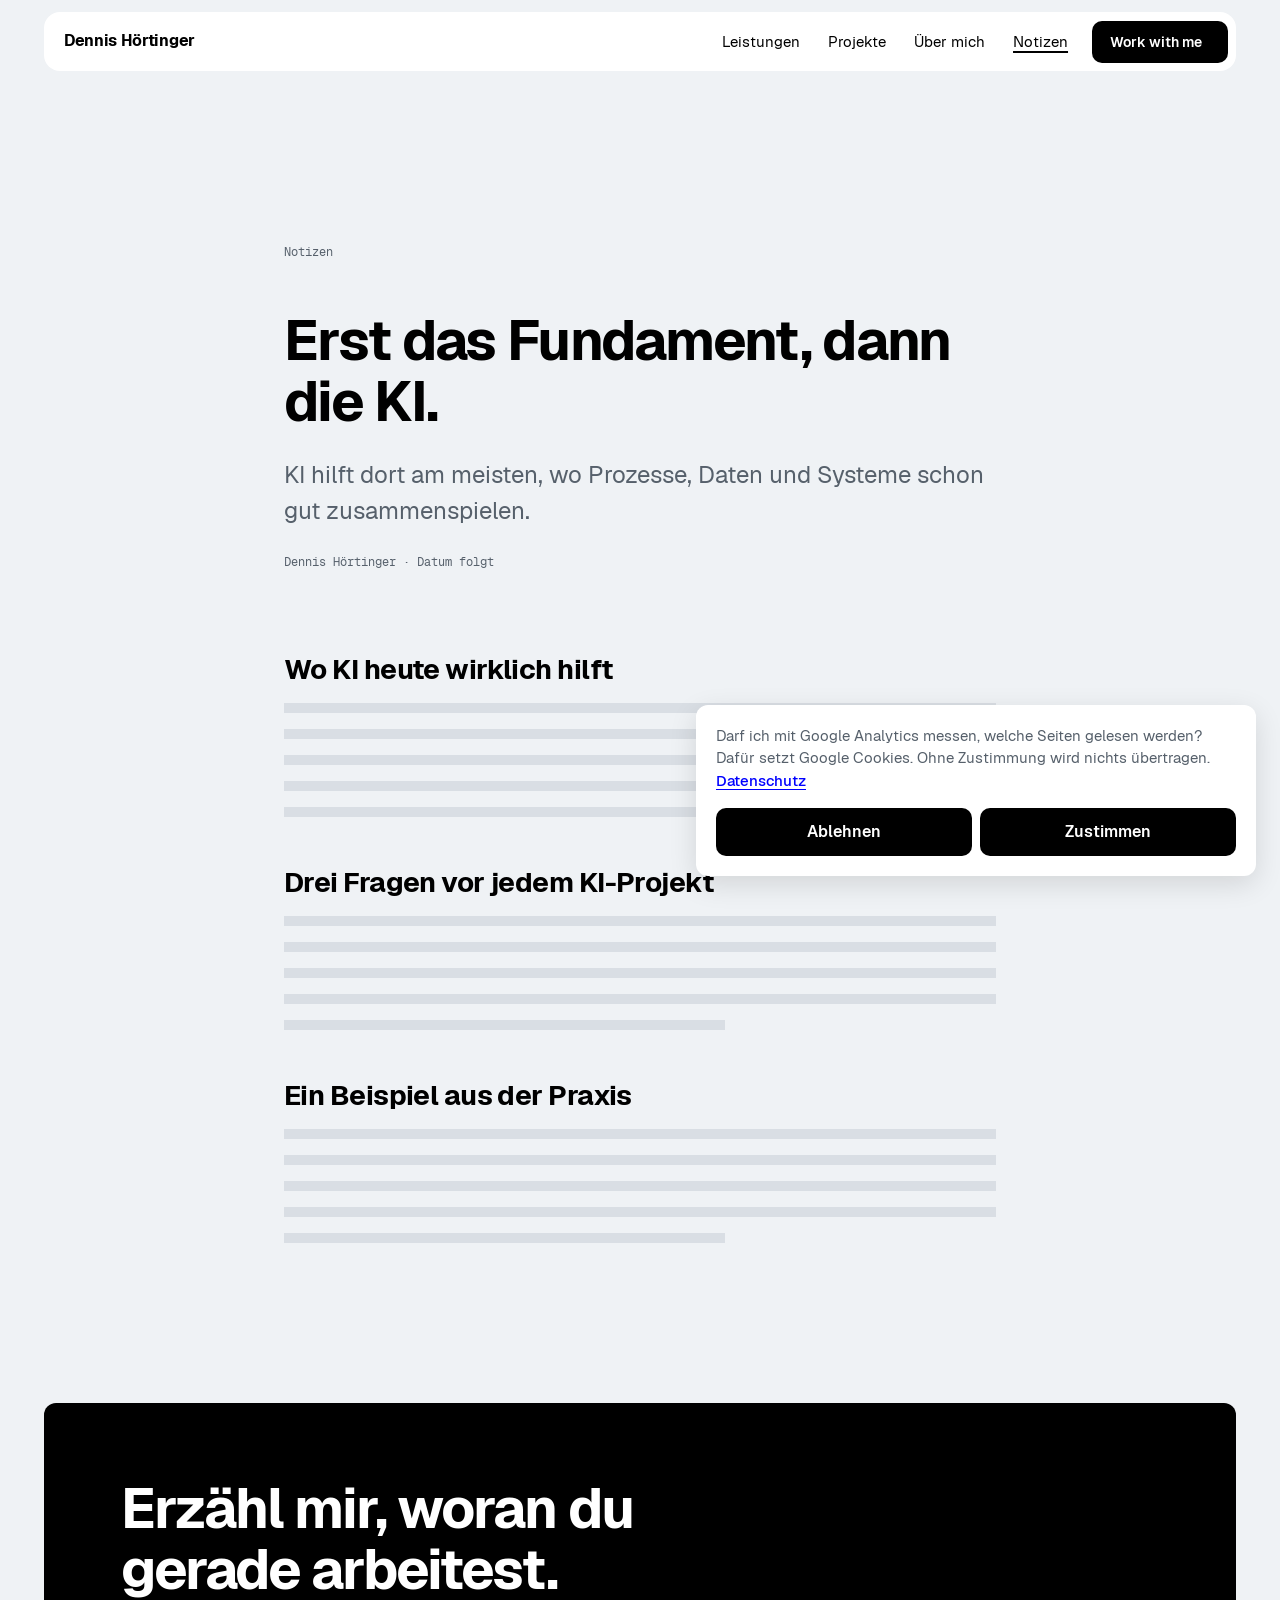
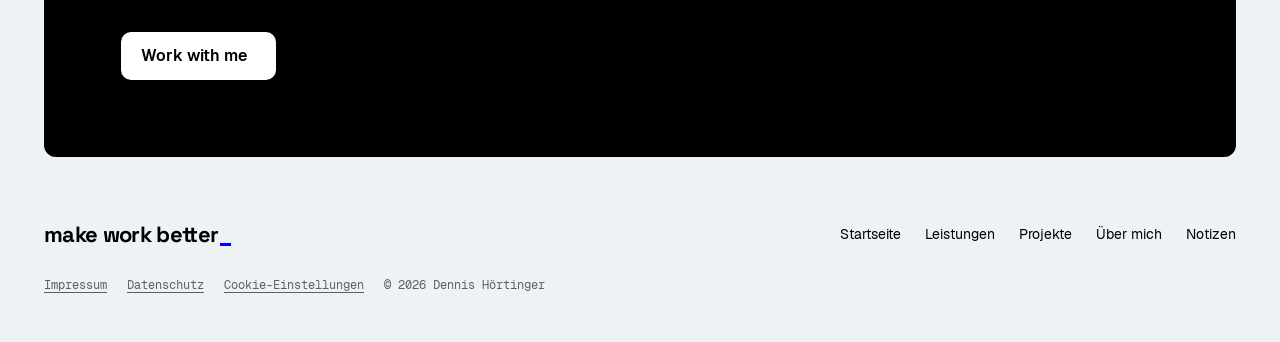
<file: notizen/erst-das-fundament-dann-die-ki/index.html>
<!doctype html>
<html lang="de">
<head>
  <meta charset="utf-8">
  <meta name="viewport" content="width=device-width, initial-scale=1">
  <title>Erst das Fundament, dann die KI. · Dennis Hörtinger</title>
  <meta name="description" content="KI hilft dort am meisten, wo Prozesse, Daten und Systeme schon gut zusammenspielen.">
  <!-- Artikel noch nicht fertig: noindex bleibt auch nach dem Livegang, bis Text und Datum stehen. Dann Zeile löschen und Seite in sitemap.xml eintragen. -->
  <meta name="robots" content="noindex, nofollow">
  <meta name="theme-color" content="#EFF2F5" media="(prefers-color-scheme: light)">
  <meta name="theme-color" content="#0F1214" media="(prefers-color-scheme: dark)">
  <meta property="og:type" content="article">
  <meta property="og:locale" content="de_DE">
  <meta property="og:title" content="Erst das Fundament, dann die KI. · Dennis Hörtinger">
  <meta property="og:description" content="KI hilft dort am meisten, wo Prozesse, Daten und Systeme schon gut zusammenspielen.">
  <meta property="og:url" content="https://www.hoertinger.de/notizen/erst-das-fundament-dann-die-ki/">
  <meta property="og:site_name" content="Dennis Hörtinger · IT Consulting">
  <meta property="og:image" content="https://www.hoertinger.de/assets/fotos/vorschau-teilen.jpg">
  <meta property="og:image:width" content="1200">
  <meta property="og:image:height" content="630">
  <meta property="og:image:alt" content="make work better. Dennis Hörtinger, IT Consulting, Berlin">
  <meta name="twitter:card" content="summary_large_image">
  <link rel="canonical" href="https://www.hoertinger.de/notizen/erst-das-fundament-dann-die-ki/">
  <link rel="icon" href="../../favicon.svg" type="image/svg+xml">
  <link rel="apple-touch-icon" href="../../assets/fotos/logo-dh.png">
  <link rel="preload" href="../../assets/fonts/Geist-Regular.woff2" as="font" type="font/woff2" crossorigin>
  <link rel="stylesheet" href="../../assets/css/style.css?v=13">
  <script>document.documentElement.classList.add('js')</script>
  <script src="../../assets/js/main.js?v=13" defer></script>
</head>
<body>
  <a href="#inhalt" class="skip-link">Zum Inhalt</a>

  <header class="nav">
    <div class="nav-bar">
      <a href="../../" class="nav-name">Dennis Hörtinger</a>
      <nav class="nav-links" aria-label="Hauptnavigation">
        <a href="../../leistungen/" class="nav-link">Leistungen</a>
        <a href="../../projekte/" class="nav-link">Projekte</a>
        <a href="../../ueber-mich/" class="nav-link">Über mich</a>
        <a href="../../notizen/" class="nav-link" aria-current="page">Notizen</a>
        <a href="mailto:info@hoertinger.de" class="btn btn-primary btn-cta nav-cta">Work with me</a>
      </nav>
      <button type="button" class="nav-burger" aria-label="Menü öffnen" aria-expanded="false" aria-controls="menu">Menü <svg width="18" height="8" viewBox="0 0 18 8" fill="none" stroke="currentColor" stroke-width="2" stroke-linecap="round" aria-hidden="true"><path d="M1 1 H17 M1 7 H17"/></svg></button>
    </div>
  </header>

  <div id="menu" class="menu" role="dialog" aria-modal="true" aria-label="Menü" aria-hidden="true" inert>
    <div class="menu-top">
      <a href="../../" class="nav-name">Dennis Hörtinger</a>
      <button type="button" class="menu-close" aria-label="Menü schließen">Schließen <svg width="14" height="14" viewBox="-7 -7 14 14" fill="none" stroke="currentColor" stroke-width="2" stroke-linecap="round" aria-hidden="true"><path d="M-5.5 -5.5 L5.5 5.5 M-5.5 5.5 L5.5 -5.5"/></svg></button>
    </div>
    <nav class="menu-pages" aria-label="Seiten">
      <a href="../../leistungen/" data-stagger style="--i:0">Leistungen</a>
      <a href="../../projekte/" data-stagger style="--i:1">Projekte</a>
      <a href="../../ueber-mich/" data-stagger style="--i:2">Über mich</a>
      <a href="../../notizen/" data-stagger style="--i:3" aria-current="page">Notizen</a>
    </nav>
    <a href="mailto:info@hoertinger.de" class="btn btn-primary btn-cta menu-cta" data-stagger style="--i:4">Work with me</a>
    <div class="menu-proj">
      <p class="menu-proj-label mono" data-stagger style="--i:6">Projekte</p>
      <a href="../../projekte/#hybrides-arbeiten" data-stagger style="--i:7"><div class="tile"><img src="../../assets/logos/logo_grau_weiss.png" width="400" height="104" alt="" class="logo-grau" loading="lazy"></div><span class="menu-proj-title">Hybrides Arbeiten in der Cloud.</span><svg width="18" height="18" viewBox="-9 -9 18 18" fill="none" stroke="currentColor" stroke-width="1.7" stroke-linecap="round" stroke-linejoin="round" aria-hidden="true"><path d="M-7 0 H7 M1 -6 L7 0 L1 6"/></svg></a>
      <a href="../../projekte/#schulungskonzept" data-stagger style="--i:8"><div class="tile"><img src="../../assets/logos/logo_grau_weiss.png" width="400" height="104" alt="" class="logo-grau" loading="lazy"></div><span class="menu-proj-title">Schulungskonzept für alle Teams.</span><svg width="18" height="18" viewBox="-9 -9 18 18" fill="none" stroke="currentColor" stroke-width="1.7" stroke-linecap="round" stroke-linejoin="round" aria-hidden="true"><path d="M-7 0 H7 M1 -6 L7 0 L1 6"/></svg></a>
      <a href="../../projekte/#digitalanalysen" data-stagger style="--i:9"><div class="tile"><img src="../../assets/logos/logo_inspirationlabs_weiss.png" width="558" height="626" alt="" class="logo-inspirationlabs" loading="lazy"></div><span class="menu-proj-title">Digitalanalysen und Cloud-Migrationen.</span><svg width="18" height="18" viewBox="-9 -9 18 18" fill="none" stroke="currentColor" stroke-width="1.7" stroke-linecap="round" stroke-linejoin="round" aria-hidden="true"><path d="M-7 0 H7 M1 -6 L7 0 L1 6"/></svg></a>
    </div>
    <p class="menu-legal mono"><a href="../../impressum/">Impressum</a><a href="../../impressum/#datenschutz">Datenschutz</a></p>
  </div>

  <main id="inhalt">
    <div class="page page-article">
      <article class="col-narrow">
        <header class="article-head" data-reveal>
          <p class="kicker">Notizen</p>
          <h1>Erst das Fundament, dann die KI.</h1>
          <p class="lead">KI hilft dort am meisten, wo Prozesse, Daten und Systeme schon gut zusammenspielen.</p>
          <p class="byline">Dennis Hörtinger · Datum folgt</p>
        </header>
        <div class="article-body" data-reveal>
          <!-- TODO: Artikeltext. Absätze als <p>…</p>, Zwischenüberschriften als <h2>…</h2>. Platzhalter-Balken (div.textbar) dann löschen. -->
          <p class="sr-only">Der Text folgt.</p>
          <section><h2>Wo KI heute wirklich hilft</h2><div class="textbar" aria-hidden="true"><span></span><span></span><span></span><span></span><span></span></div></section>
          <section><h2>Drei Fragen vor jedem KI-Projekt</h2><div class="textbar" aria-hidden="true"><span></span><span></span><span></span><span></span><span></span></div></section>
          <section><h2>Ein Beispiel aus der Praxis</h2><div class="textbar" aria-hidden="true"><span></span><span></span><span></span><span></span><span></span></div></section>
        </div>
      </article>
    </div>
    <div class="shell contact-wrap">
      <section class="contact" aria-label="Kontakt" data-reveal>
        <h2>Erzähl mir, woran du gerade arbeitest.</h2>
        <a href="mailto:info@hoertinger.de" class="btn btn-inv btn-cta">Work with me</a>
      </section>
    </div>
  </main>

  <footer class="footer">
    <div class="footer-top">
      <p class="footer-claim">make work better<span class="cursor" aria-hidden="true"></span></p>
      <nav class="footer-nav" aria-label="Fußzeile"><a href="../../">Startseite</a><a href="../../leistungen/">Leistungen</a><a href="../../projekte/">Projekte</a><a href="../../ueber-mich/">Über mich</a><a href="../../notizen/">Notizen</a></nav>
    </div>
    <p class="footer-legal mono"><a href="../../impressum/">Impressum</a><a href="../../impressum/#datenschutz">Datenschutz</a><span>© 2026 Dennis Hörtinger</span></p>
  </footer>
</body>
</html>
</file>
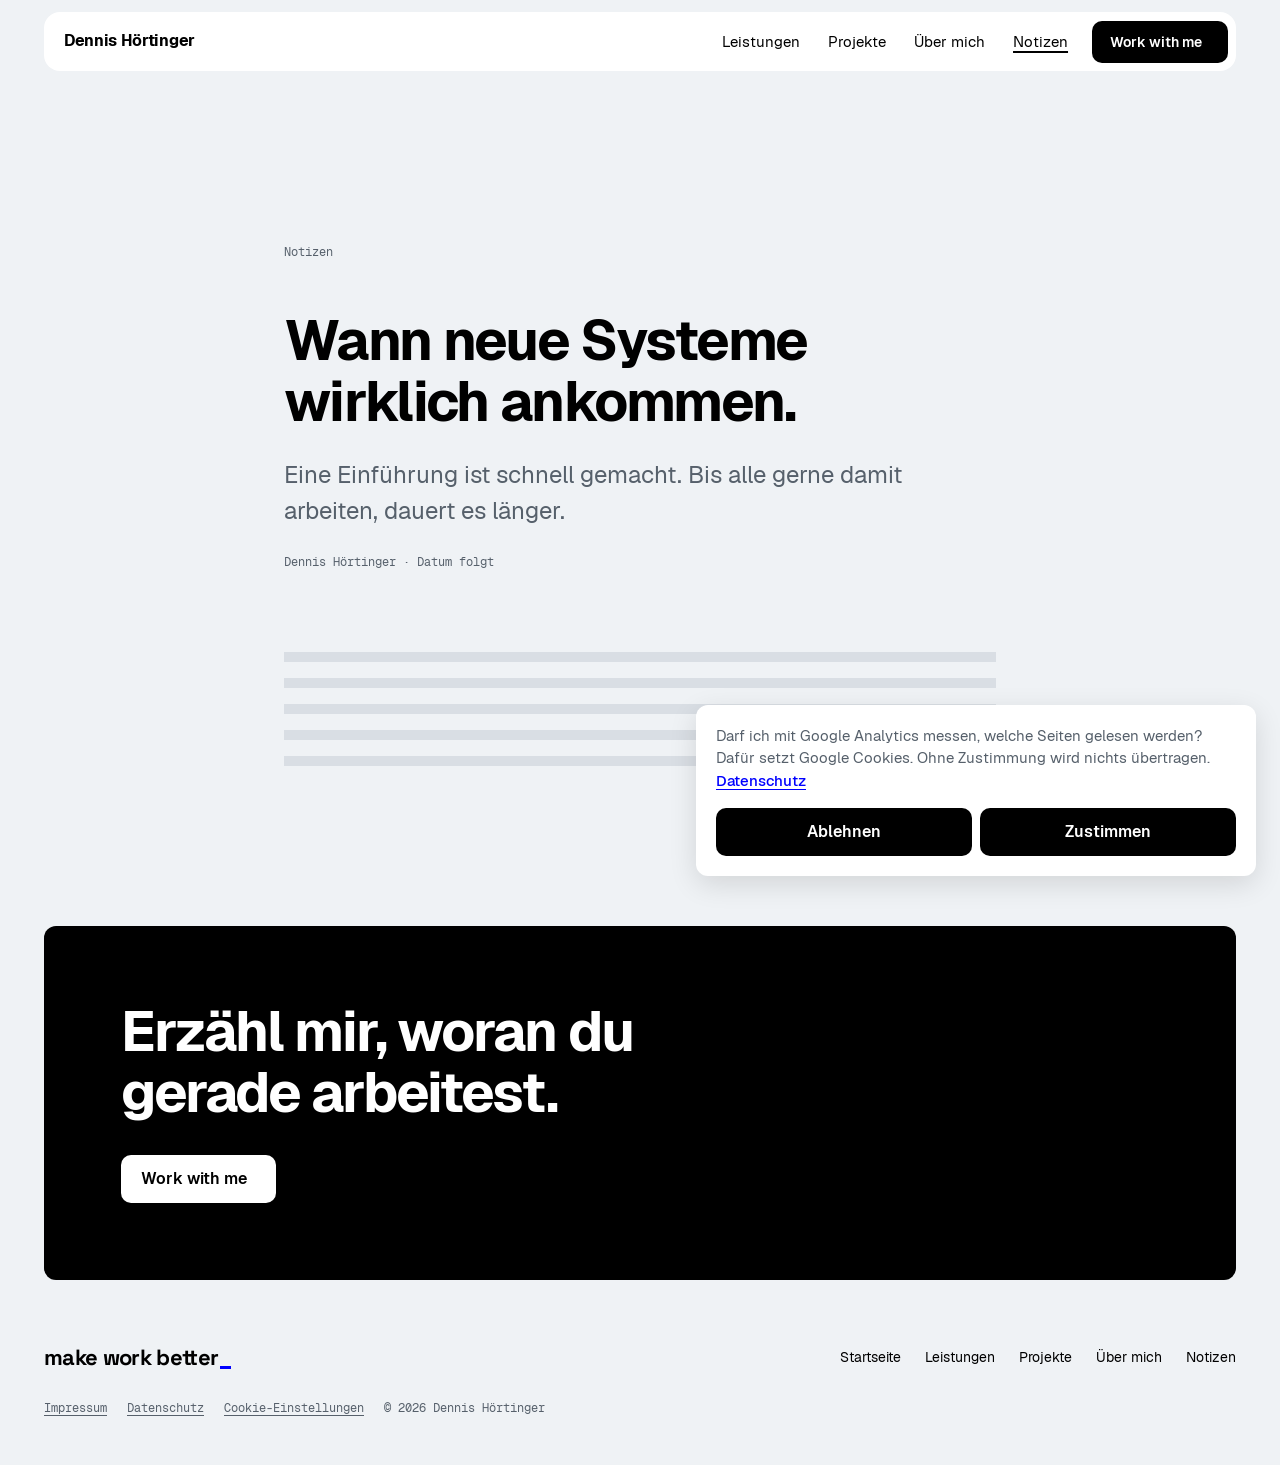
<file: notizen/wann-neue-systeme-wirklich-ankommen/index.html>
<!doctype html>
<html lang="de">
<head>
  <meta charset="utf-8">
  <meta name="viewport" content="width=device-width, initial-scale=1">
  <title>Wann neue Systeme wirklich ankommen. · Dennis Hörtinger</title>
  <meta name="description" content="Eine Einführung ist schnell gemacht. Bis alle gerne damit arbeiten, dauert es länger.">
  <!-- Artikel noch nicht fertig: noindex bleibt auch nach dem Livegang, bis Text und Datum stehen. Dann Zeile löschen und Seite in sitemap.xml eintragen. -->
  <meta name="robots" content="noindex, nofollow">
  <meta name="theme-color" content="#EFF2F5" media="(prefers-color-scheme: light)">
  <meta name="theme-color" content="#0F1214" media="(prefers-color-scheme: dark)">
  <meta property="og:type" content="article">
  <meta property="og:locale" content="de_DE">
  <meta property="og:title" content="Wann neue Systeme wirklich ankommen. · Dennis Hörtinger">
  <meta property="og:description" content="Eine Einführung ist schnell gemacht. Bis alle gerne damit arbeiten, dauert es länger.">
  <meta property="og:url" content="https://www.hoertinger.de/notizen/wann-neue-systeme-wirklich-ankommen/">
  <meta property="og:site_name" content="Dennis Hörtinger · IT Consulting">
  <meta property="og:image" content="https://www.hoertinger.de/assets/fotos/vorschau-teilen.jpg">
  <meta property="og:image:width" content="1200">
  <meta property="og:image:height" content="630">
  <meta property="og:image:alt" content="make work better. Dennis Hörtinger, IT Consulting, Berlin">
  <meta name="twitter:card" content="summary_large_image">
  <link rel="canonical" href="https://www.hoertinger.de/notizen/wann-neue-systeme-wirklich-ankommen/">
  <link rel="icon" href="../../favicon.svg" type="image/svg+xml">
  <link rel="apple-touch-icon" href="../../assets/fotos/logo-dh.png">
  <link rel="preload" href="../../assets/fonts/Geist-Regular.woff2" as="font" type="font/woff2" crossorigin>
  <link rel="stylesheet" href="../../assets/css/style.css?v=13">
  <script>document.documentElement.classList.add('js')</script>
  <script src="../../assets/js/main.js?v=13" defer></script>
</head>
<body>
  <a href="#inhalt" class="skip-link">Zum Inhalt</a>

  <header class="nav">
    <div class="nav-bar">
      <a href="../../" class="nav-name">Dennis Hörtinger</a>
      <nav class="nav-links" aria-label="Hauptnavigation">
        <a href="../../leistungen/" class="nav-link">Leistungen</a>
        <a href="../../projekte/" class="nav-link">Projekte</a>
        <a href="../../ueber-mich/" class="nav-link">Über mich</a>
        <a href="../../notizen/" class="nav-link" aria-current="page">Notizen</a>
        <a href="mailto:info@hoertinger.de" class="btn btn-primary btn-cta nav-cta">Work with me</a>
      </nav>
      <button type="button" class="nav-burger" aria-label="Menü öffnen" aria-expanded="false" aria-controls="menu">Menü <svg width="18" height="8" viewBox="0 0 18 8" fill="none" stroke="currentColor" stroke-width="2" stroke-linecap="round" aria-hidden="true"><path d="M1 1 H17 M1 7 H17"/></svg></button>
    </div>
  </header>

  <div id="menu" class="menu" role="dialog" aria-modal="true" aria-label="Menü" aria-hidden="true" inert>
    <div class="menu-top">
      <a href="../../" class="nav-name">Dennis Hörtinger</a>
      <button type="button" class="menu-close" aria-label="Menü schließen">Schließen <svg width="14" height="14" viewBox="-7 -7 14 14" fill="none" stroke="currentColor" stroke-width="2" stroke-linecap="round" aria-hidden="true"><path d="M-5.5 -5.5 L5.5 5.5 M-5.5 5.5 L5.5 -5.5"/></svg></button>
    </div>
    <nav class="menu-pages" aria-label="Seiten">
      <a href="../../leistungen/" data-stagger style="--i:0">Leistungen</a>
      <a href="../../projekte/" data-stagger style="--i:1">Projekte</a>
      <a href="../../ueber-mich/" data-stagger style="--i:2">Über mich</a>
      <a href="../../notizen/" data-stagger style="--i:3" aria-current="page">Notizen</a>
    </nav>
    <a href="mailto:info@hoertinger.de" class="btn btn-primary btn-cta menu-cta" data-stagger style="--i:4">Work with me</a>
    <div class="menu-proj">
      <p class="menu-proj-label mono" data-stagger style="--i:6">Projekte</p>
      <a href="../../projekte/#hybrides-arbeiten" data-stagger style="--i:7"><div class="tile"><img src="../../assets/logos/logo_grau_weiss.png" width="400" height="104" alt="" class="logo-grau" loading="lazy"></div><span class="menu-proj-title">Hybrides Arbeiten in der Cloud.</span><svg width="18" height="18" viewBox="-9 -9 18 18" fill="none" stroke="currentColor" stroke-width="1.7" stroke-linecap="round" stroke-linejoin="round" aria-hidden="true"><path d="M-7 0 H7 M1 -6 L7 0 L1 6"/></svg></a>
      <a href="../../projekte/#schulungskonzept" data-stagger style="--i:8"><div class="tile"><img src="../../assets/logos/logo_grau_weiss.png" width="400" height="104" alt="" class="logo-grau" loading="lazy"></div><span class="menu-proj-title">Schulungskonzept für alle Teams.</span><svg width="18" height="18" viewBox="-9 -9 18 18" fill="none" stroke="currentColor" stroke-width="1.7" stroke-linecap="round" stroke-linejoin="round" aria-hidden="true"><path d="M-7 0 H7 M1 -6 L7 0 L1 6"/></svg></a>
      <a href="../../projekte/#digitalanalysen" data-stagger style="--i:9"><div class="tile"><img src="../../assets/logos/logo_inspirationlabs_weiss.png" width="558" height="626" alt="" class="logo-inspirationlabs" loading="lazy"></div><span class="menu-proj-title">Digitalanalysen und Cloud-Migrationen.</span><svg width="18" height="18" viewBox="-9 -9 18 18" fill="none" stroke="currentColor" stroke-width="1.7" stroke-linecap="round" stroke-linejoin="round" aria-hidden="true"><path d="M-7 0 H7 M1 -6 L7 0 L1 6"/></svg></a>
    </div>
    <p class="menu-legal mono"><a href="../../impressum/">Impressum</a><a href="../../impressum/#datenschutz">Datenschutz</a></p>
  </div>

  <main id="inhalt">
    <div class="page page-article">
      <article class="col-narrow">
        <header class="article-head" data-reveal>
          <p class="kicker">Notizen</p>
          <h1>Wann neue Systeme wirklich ankommen.</h1>
          <p class="lead">Eine Einführung ist schnell gemacht. Bis alle gerne damit arbeiten, dauert es länger.</p>
          <p class="byline">Dennis Hörtinger · Datum folgt</p>
        </header>
        <div class="article-body" data-reveal>
          <!-- TODO: Artikeltext. Absätze als <p>…</p>, Zwischenüberschriften als <h2>…</h2>. Platzhalter-Balken (div.textbar) dann löschen. -->
          <p class="sr-only">Der Text folgt.</p>
          <section><div class="textbar" aria-hidden="true"><span></span><span></span><span></span><span></span><span></span></div></section>
        </div>
      </article>
    </div>
    <div class="shell contact-wrap">
      <section class="contact" aria-label="Kontakt" data-reveal>
        <h2>Erzähl mir, woran du gerade arbeitest.</h2>
        <a href="mailto:info@hoertinger.de" class="btn btn-inv btn-cta">Work with me</a>
      </section>
    </div>
  </main>

  <footer class="footer">
    <div class="footer-top">
      <p class="footer-claim">make work better<span class="cursor" aria-hidden="true"></span></p>
      <nav class="footer-nav" aria-label="Fußzeile"><a href="../../">Startseite</a><a href="../../leistungen/">Leistungen</a><a href="../../projekte/">Projekte</a><a href="../../ueber-mich/">Über mich</a><a href="../../notizen/">Notizen</a></nav>
    </div>
    <p class="footer-legal mono"><a href="../../impressum/">Impressum</a><a href="../../impressum/#datenschutz">Datenschutz</a><span>© 2026 Dennis Hörtinger</span></p>
  </footer>
</body>
</html>
</file>
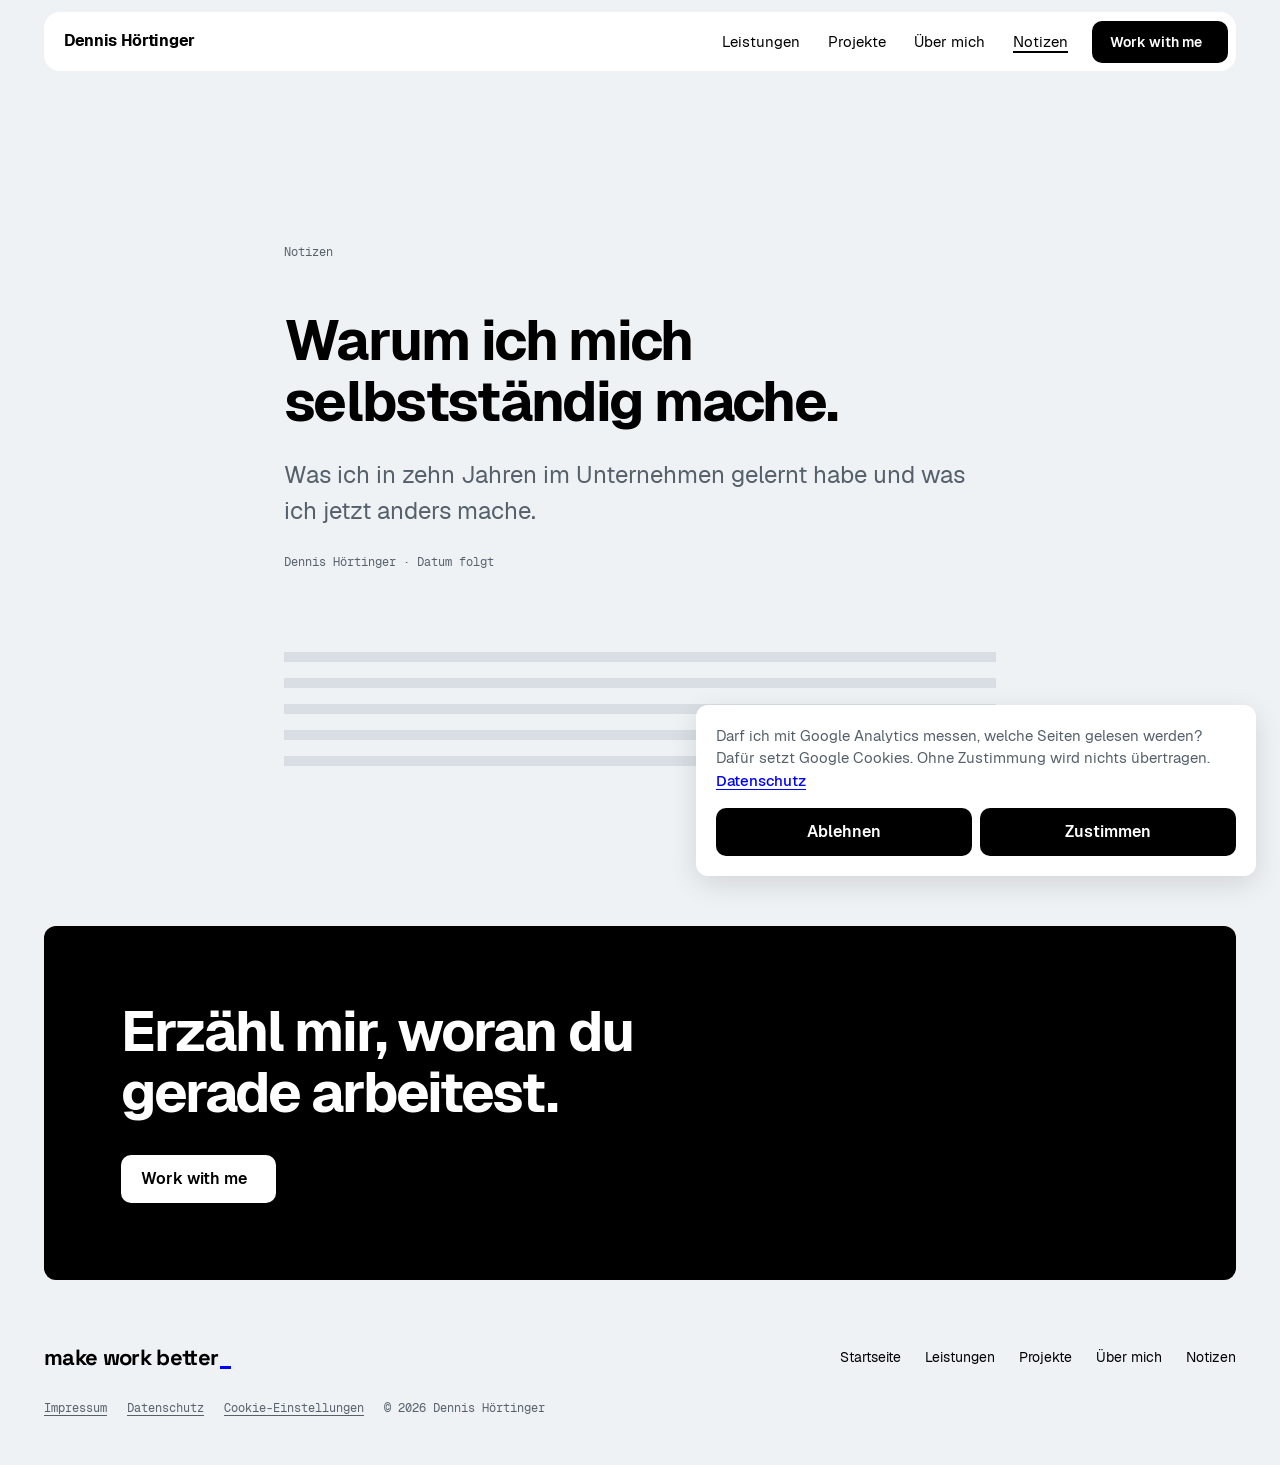
<file: notizen/warum-ich-mich-selbststaendig-mache/index.html>
<!doctype html>
<html lang="de">
<head>
  <meta charset="utf-8">
  <meta name="viewport" content="width=device-width, initial-scale=1">
  <title>Warum ich mich selbstständig mache. · Dennis Hörtinger</title>
  <meta name="description" content="Was ich in zehn Jahren im Unternehmen gelernt habe und was ich jetzt anders mache.">
  <!-- Artikel noch nicht fertig: noindex bleibt auch nach dem Livegang, bis Text und Datum stehen. Dann Zeile löschen und Seite in sitemap.xml eintragen. -->
  <meta name="robots" content="noindex, nofollow">
  <meta name="theme-color" content="#EFF2F5" media="(prefers-color-scheme: light)">
  <meta name="theme-color" content="#0F1214" media="(prefers-color-scheme: dark)">
  <meta property="og:type" content="article">
  <meta property="og:locale" content="de_DE">
  <meta property="og:title" content="Warum ich mich selbstständig mache. · Dennis Hörtinger">
  <meta property="og:description" content="Was ich in zehn Jahren im Unternehmen gelernt habe und was ich jetzt anders mache.">
  <meta property="og:url" content="https://www.hoertinger.de/notizen/warum-ich-mich-selbststaendig-mache/">
  <meta property="og:site_name" content="Dennis Hörtinger · IT Consulting">
  <meta property="og:image" content="https://www.hoertinger.de/assets/fotos/vorschau-teilen.jpg">
  <meta property="og:image:width" content="1200">
  <meta property="og:image:height" content="630">
  <meta property="og:image:alt" content="make work better. Dennis Hörtinger, IT Consulting, Berlin">
  <meta name="twitter:card" content="summary_large_image">
  <link rel="canonical" href="https://www.hoertinger.de/notizen/warum-ich-mich-selbststaendig-mache/">
  <link rel="icon" href="../../favicon.svg" type="image/svg+xml">
  <link rel="apple-touch-icon" href="../../assets/fotos/logo-dh.png">
  <link rel="preload" href="../../assets/fonts/Geist-Regular.woff2" as="font" type="font/woff2" crossorigin>
  <link rel="stylesheet" href="../../assets/css/style.css?v=13">
  <script>document.documentElement.classList.add('js')</script>
  <script src="../../assets/js/main.js?v=13" defer></script>
</head>
<body>
  <a href="#inhalt" class="skip-link">Zum Inhalt</a>

  <header class="nav">
    <div class="nav-bar">
      <a href="../../" class="nav-name">Dennis Hörtinger</a>
      <nav class="nav-links" aria-label="Hauptnavigation">
        <a href="../../leistungen/" class="nav-link">Leistungen</a>
        <a href="../../projekte/" class="nav-link">Projekte</a>
        <a href="../../ueber-mich/" class="nav-link">Über mich</a>
        <a href="../../notizen/" class="nav-link" aria-current="page">Notizen</a>
        <a href="mailto:info@hoertinger.de" class="btn btn-primary btn-cta nav-cta">Work with me</a>
      </nav>
      <button type="button" class="nav-burger" aria-label="Menü öffnen" aria-expanded="false" aria-controls="menu">Menü <svg width="18" height="8" viewBox="0 0 18 8" fill="none" stroke="currentColor" stroke-width="2" stroke-linecap="round" aria-hidden="true"><path d="M1 1 H17 M1 7 H17"/></svg></button>
    </div>
  </header>

  <div id="menu" class="menu" role="dialog" aria-modal="true" aria-label="Menü" aria-hidden="true" inert>
    <div class="menu-top">
      <a href="../../" class="nav-name">Dennis Hörtinger</a>
      <button type="button" class="menu-close" aria-label="Menü schließen">Schließen <svg width="14" height="14" viewBox="-7 -7 14 14" fill="none" stroke="currentColor" stroke-width="2" stroke-linecap="round" aria-hidden="true"><path d="M-5.5 -5.5 L5.5 5.5 M-5.5 5.5 L5.5 -5.5"/></svg></button>
    </div>
    <nav class="menu-pages" aria-label="Seiten">
      <a href="../../leistungen/" data-stagger style="--i:0">Leistungen</a>
      <a href="../../projekte/" data-stagger style="--i:1">Projekte</a>
      <a href="../../ueber-mich/" data-stagger style="--i:2">Über mich</a>
      <a href="../../notizen/" data-stagger style="--i:3" aria-current="page">Notizen</a>
    </nav>
    <a href="mailto:info@hoertinger.de" class="btn btn-primary btn-cta menu-cta" data-stagger style="--i:4">Work with me</a>
    <div class="menu-proj">
      <p class="menu-proj-label mono" data-stagger style="--i:6">Projekte</p>
      <a href="../../projekte/#hybrides-arbeiten" data-stagger style="--i:7"><div class="tile"><img src="../../assets/logos/logo_grau_weiss.png" width="400" height="104" alt="" class="logo-grau" loading="lazy"></div><span class="menu-proj-title">Hybrides Arbeiten in der Cloud.</span><svg width="18" height="18" viewBox="-9 -9 18 18" fill="none" stroke="currentColor" stroke-width="1.7" stroke-linecap="round" stroke-linejoin="round" aria-hidden="true"><path d="M-7 0 H7 M1 -6 L7 0 L1 6"/></svg></a>
      <a href="../../projekte/#schulungskonzept" data-stagger style="--i:8"><div class="tile"><img src="../../assets/logos/logo_grau_weiss.png" width="400" height="104" alt="" class="logo-grau" loading="lazy"></div><span class="menu-proj-title">Schulungskonzept für alle Teams.</span><svg width="18" height="18" viewBox="-9 -9 18 18" fill="none" stroke="currentColor" stroke-width="1.7" stroke-linecap="round" stroke-linejoin="round" aria-hidden="true"><path d="M-7 0 H7 M1 -6 L7 0 L1 6"/></svg></a>
      <a href="../../projekte/#digitalanalysen" data-stagger style="--i:9"><div class="tile"><img src="../../assets/logos/logo_inspirationlabs_weiss.png" width="558" height="626" alt="" class="logo-inspirationlabs" loading="lazy"></div><span class="menu-proj-title">Digitalanalysen und Cloud-Migrationen.</span><svg width="18" height="18" viewBox="-9 -9 18 18" fill="none" stroke="currentColor" stroke-width="1.7" stroke-linecap="round" stroke-linejoin="round" aria-hidden="true"><path d="M-7 0 H7 M1 -6 L7 0 L1 6"/></svg></a>
    </div>
    <p class="menu-legal mono"><a href="../../impressum/">Impressum</a><a href="../../impressum/#datenschutz">Datenschutz</a></p>
  </div>

  <main id="inhalt">
    <div class="page page-article">
      <article class="col-narrow">
        <header class="article-head" data-reveal>
          <p class="kicker">Notizen</p>
          <h1>Warum ich mich selbstständig mache.</h1>
          <p class="lead">Was ich in zehn Jahren im Unternehmen gelernt habe und was ich jetzt anders mache.</p>
          <p class="byline">Dennis Hörtinger · Datum folgt</p>
        </header>
        <div class="article-body" data-reveal>
          <!-- TODO: Artikeltext. Absätze als <p>…</p>, Zwischenüberschriften als <h2>…</h2>. Platzhalter-Balken (div.textbar) dann löschen. -->
          <p class="sr-only">Der Text folgt.</p>
          <section><div class="textbar" aria-hidden="true"><span></span><span></span><span></span><span></span><span></span></div></section>
        </div>
      </article>
    </div>
    <div class="shell contact-wrap">
      <section class="contact" aria-label="Kontakt" data-reveal>
        <h2>Erzähl mir, woran du gerade arbeitest.</h2>
        <a href="mailto:info@hoertinger.de" class="btn btn-inv btn-cta">Work with me</a>
      </section>
    </div>
  </main>

  <footer class="footer">
    <div class="footer-top">
      <p class="footer-claim">make work better<span class="cursor" aria-hidden="true"></span></p>
      <nav class="footer-nav" aria-label="Fußzeile"><a href="../../">Startseite</a><a href="../../leistungen/">Leistungen</a><a href="../../projekte/">Projekte</a><a href="../../ueber-mich/">Über mich</a><a href="../../notizen/">Notizen</a></nav>
    </div>
    <p class="footer-legal mono"><a href="../../impressum/">Impressum</a><a href="../../impressum/#datenschutz">Datenschutz</a><span>© 2026 Dennis Hörtinger</span></p>
  </footer>
</body>
</html>
</file>
<file: assets/css/style.css>
/* =========================================================
   CI Dennis Hörtinger, Version 13 (Stand 25.11.2026)
   Seitengrund Eisgrau, Inhalte auf weißen Kacheln.
   Klein-Blau nur für Claim „better“, Unterstrich-Cursor und Links („Mehr“).
   Schriften selbst gehostet, keine Anfrage an Dritte.
   Light ist Standard, Night folgt der Systemeinstellung (prefers-color-scheme).
   ========================================================= */

/* ---------- Schriften (SIL OFL 1.1, Lizenzen in assets/fonts/) ---------- */
@font-face { font-family: 'Geist'; src: url('../fonts/Geist-Regular.woff2') format('woff2'); font-weight: 400; font-style: normal; font-display: swap; }
@font-face { font-family: 'Geist'; src: url('../fonts/Geist-Medium.woff2') format('woff2'); font-weight: 500; font-style: normal; font-display: swap; }
@font-face { font-family: 'Geist'; src: url('../fonts/Geist-SemiBold.woff2') format('woff2'); font-weight: 600; font-style: normal; font-display: swap; }
@font-face { font-family: 'Geist'; src: url('../fonts/Geist-Bold.woff2') format('woff2'); font-weight: 700; font-style: normal; font-display: swap; }
@font-face { font-family: 'Geist Mono'; src: url('../fonts/GeistMono-Regular.woff2') format('woff2'); font-weight: 400; font-style: normal; font-display: swap; }
@font-face { font-family: 'Space Grotesk'; src: url('../fonts/SpaceGrotesk-Bold-Latin.woff2') format('woff2'); font-weight: 700; font-style: normal; font-display: swap; }

/* ---------- Tokens ---------- */
:root {
  color-scheme: light dark;

  /* Farben */
  --blau: #0000FF;         /* Klein-Blau: „better“, Unterstrich-Cursor, Links („Mehr“) */
  --schwarz: #000000;      /* Text, primäre Buttons, Kontaktblock, Projekt-Kacheln */
  --weiss: #FFFFFF;        /* Karten / Kacheln, Menüleiste */
  --grund: #EFF2F5;        /* Eisgrau: Seitengrund; in weißen Karten für Tabs und Pfeil-Buttons */
  --schiefer: #56606B;     /* Fließtext, Nebentexte */
  --linie: #D9DEE4;        /* Trennlinien, Foto-Platzhalter */
  --schiefer-night: #939BA4; /* Nebentext auf Schwarz */
  --link: #0000FF;         /* Links („Mehr“); in Night weiß */
  --kachel: #000000;       /* Logo- und Projekt-Kacheln, in beiden Modi schwarz */

  /* Schrift */
  --font: 'Geist', 'Helvetica Neue', Arial, sans-serif;            /* Titel 700, Text 400, Buttons/Tabs 600, Links 500 */
  --font-marke: 'Space Grotesk', 'Geist', sans-serif;               /* nur Claim, 700 */
  --font-mono: 'Geist Mono', ui-monospace, Menlo, monospace;        /* nur kleine Beschriftungen, 400 */

  /* Form */
  --r-karte: 12px;
  --r-button: 10px;
  --r-leiste: 16px;

  /* Unterstrich-Cursor (relativ zur Schriftgröße des Elements) */
  --cursor-w: 0.49em;
  --cursor-h: 0.114em;
  --cursor-y: -0.162em;
  --cursor-gap-claim: 0.082em;

  /* Abstände und Bewegung */
  --wrap: 1240px;
  --sec: 96px;
  --ease: cubic-bezier(0.22, 0.61, 0.36, 1);
  --t-hover: 200ms;
}
@media (min-width: 900px) {
  :root {
    --sec: 160px;
  }
}

/* Night (Werte aus der CI): Flächen schwarz, Text weiß, Grund fast schwarz.
   --weiss steht für „Fläche“, --schwarz für „Text/primär“; in Night tauschen beide.
   Blau bleibt #0000FF, auf Schwarz nur groß (Claim) oder als Fläche (Cursor). Links dort weiß. */
@media (prefers-color-scheme: dark) {
  :root {
    --grund: #0F1214;
    --weiss: #000000;
    --schwarz: #FFFFFF;
    --schiefer: #939BA4;
    --linie: #22272C;
    --link: #FFFFFF;
  }
}

/* ---------- Basis ---------- */
*,
*::before,
*::after {
  box-sizing: border-box;
}
html {
  -webkit-text-size-adjust: 100%;
  text-size-adjust: 100%;
  scroll-padding-top: 96px;
}
@media (prefers-reduced-motion: no-preference) {
  html {
    scroll-behavior: smooth;
  }
}
body {
  margin: 0;
  background: var(--grund);
  color: var(--schwarz);
  font-family: var(--font);
  font-size: 16px;
  line-height: 1.55;
  -webkit-font-smoothing: antialiased;
  -moz-osx-font-smoothing: grayscale;
}
h1,
h2,
h3,
p,
ul,
ol,
blockquote,
figure {
  margin: 0;
}
ul,
ol {
  padding: 0;
  list-style: none;
}
a {
  color: inherit;
  text-decoration: none;
}
button {
  font: inherit;
  color: inherit;
  background: none;
  border: 0;
  padding: 0;
  cursor: pointer;
}
img {
  display: block;
  max-width: 100%;
}
b,
strong {
  font-weight: 700;
}
:focus-visible {
  outline: 2px solid var(--schwarz);
  outline-offset: 3px;
  border-radius: 4px;
}
.contact :focus-visible {
  outline-color: var(--weiss);
}
.sr-only {
  position: absolute;
  width: 1px;
  height: 1px;
  padding: 0;
  margin: -1px;
  overflow: hidden;
  clip: rect(0, 0, 0, 0);
  white-space: nowrap;
  border: 0;
}
.skip-link {
  position: absolute;
  left: 16px;
  top: -100px;
  z-index: 100;
  background: var(--schwarz);
  color: var(--weiss);
  padding: 12px 16px;
  border-radius: var(--r-button);
  font-weight: 600;
}
.skip-link:focus {
  top: 16px;
}

/* ---------- Unterstrich-Cursor ---------- */
.cursor {
  display: inline-block;
  width: var(--cursor-w);
  height: var(--cursor-h);
  margin-left: var(--cursor-gap-claim);
  vertical-align: var(--cursor-y);
  background: var(--blau);
}
/* Blinkt dauerhaft (Entscheidung Dennis, 25.11.2026); bei „Bewegung reduzieren“ steht er */
.cursor.is-blinking {
  animation: cursor-blink 1.06s steps(1) infinite;
}
@keyframes cursor-blink {
  50% {
    opacity: 0;
  }
}

/* ---------- Typografie ---------- */
.h-page {
  font-size: 40px;
  line-height: 1.1;
  font-weight: 700;
  letter-spacing: -0.03em;
}
.h-sec {
  font-size: 28px;
  line-height: 1.1;
  font-weight: 700;
  letter-spacing: -0.03em;
  max-width: 20ch;
}
.lead {
  font-size: 19px;
  line-height: 1.5;
  color: var(--schiefer);
}
.body {
  font-size: 17px;
  line-height: 1.55;
  color: var(--schiefer);
}
.small {
  font-size: 15px;
  line-height: 1.45;
  color: var(--schiefer);
}
.rich {
  color: var(--schiefer);
}
.rich b {
  color: var(--schwarz);
}
.mono {
  font-family: var(--font-mono);
  font-size: 12px;
  font-weight: 400;
  color: var(--schiefer);
}
@media (min-width: 900px) {
  .h-page {
    font-size: clamp(56px, 5vw, 72px);
    line-height: 1.04;
  }
  .h-sec {
    font-size: clamp(32px, 4vw, 48px);
  }
  .lead {
    font-size: 22px;
  }
}

/* Abschnittsüberschrift tippt sich (Aufbau per JS, Platz ist vorher reserviert) */
.type-wrap {
  position: relative;
  display: block;
}
.type-ghost {
  visibility: hidden;
}
.type-live {
  position: absolute;
  left: 0;
  top: 0;
  right: 0;
}
.type-live .cursor {
  margin-left: 0.08em;
}

/* ---------- Link „Mehr“ ---------- */
.more-link {
  display: inline-flex;
  align-items: center;
  min-height: 44px;
  color: var(--link);
  font-size: 16px;
  font-weight: 500;
  text-decoration: underline;
  text-underline-offset: 4px;
  text-decoration-thickness: 1.5px;
  transition: color var(--t-hover) var(--ease);
}
@media (hover: hover) {
  .more-link:hover {
    color: var(--schwarz);
  }
}

/* ---------- Layout ---------- */
.page {
  padding-top: 0;
}
/* Kacheln: mobil 12 px Rand, Desktop 24 px */
.shell {
  width: 100%;
  max-width: var(--wrap);
  margin: 0 auto;
  padding: 0 12px;
}
/* Freier Text: 24 px Rand */
.shell-text {
  width: 100%;
  max-width: var(--wrap);
  margin: 0 auto;
  padding: 0 24px;
}
.inner {
  padding: 0 12px;
}
.col {
  width: 100%;
  max-width: 1020px;
  margin: 0 auto;
  padding: 0 12px;
}
.col-narrow {
  width: 100%;
  max-width: 760px;
  margin: 0 auto;
  padding: 0 24px;
}
.sec {
  margin-top: var(--sec);
}
.center {
  text-align: center;
}
@media (min-width: 900px) {
  .shell,
  .col {
    padding: 0 24px;
  }
  .inner {
    padding: 0;
  }
  .center-d {
    text-align: center;
  }
  .h-sec.center-d {
    margin-left: auto;
    margin-right: auto;
  }
}
.only-m {
  display: block;
}
.only-d {
  display: none;
}
@media (min-width: 900px) {
  .only-m {
    display: none;
  }
  .only-d {
    display: block;
  }
}

/* ---------- Karten ---------- */
.card {
  background: var(--weiss);
  border-radius: var(--r-karte);
}

/* ---------- Buttons ---------- */
.btn {
  display: inline-flex;
  align-items: center;
  justify-content: center;
  min-height: 48px;
  padding: 0 20px;
  border-radius: var(--r-button);
  font-size: 16px;
  font-weight: 600;
  white-space: nowrap;
}
.btn-primary {
  background: var(--schwarz);
  color: var(--weiss);
}
.btn-inv {
  background: var(--weiss);
  color: var(--schwarz);
}
/* „Work with me“: blauer Unterstrich bei Hover, Fokus, Antippen */
.btn-cta::after {
  content: '';
  display: inline-block;
  width: var(--cursor-w);
  height: var(--cursor-h);
  margin-left: 0.08em;
  vertical-align: var(--cursor-y);
  background: var(--blau);
  opacity: 0;
  transition: opacity 0.15s;
}
.btn-cta:hover::after,
.btn-cta:active::after,
.btn-cta:focus-visible::after {
  opacity: 1;
}

/* ---------- Menüleiste ---------- */
.nav {
  position: sticky;
  top: 0;
  z-index: 50;
  max-width: var(--wrap);
  margin: 0 auto;
  padding: 12px;
}
.nav-bar {
  display: flex;
  align-items: center;
  justify-content: space-between;
  gap: 8px;
  padding: 4px;
  background: var(--weiss);
  border-radius: var(--r-leiste);
  box-shadow: 0 8px 28px rgba(0, 0, 0, 0);
  transition: box-shadow 0.25s;
}
.nav.is-scrolled .nav-bar {
  box-shadow: 0 8px 28px rgba(0, 0, 0, 0.08);
}
.nav-name {
  display: flex;
  align-items: center;
  height: 48px;
  padding: 0 16px;
  border-radius: var(--r-button);
  font-size: 16px;
  font-weight: 700;
  letter-spacing: -0.02em;
}
.nav-links {
  display: none;
}
.nav-burger,
.menu-close {
  display: flex;
  align-items: center;
  gap: 10px;
  height: 48px;
  padding: 0 16px;
  border-radius: var(--r-button);
  font-size: 15px;
  font-weight: 600;
}
@media (min-width: 900px) {
  .nav {
    padding: 12px 24px;
  }
  .nav-burger {
    display: none;
  }
  .nav-links {
    display: flex;
    align-items: center;
    gap: 4px;
    padding: 4px 4px 4px 12px;
    font-size: 15px;
  }
  .nav-links a.nav-link {
    padding: 10px 12px;
    transition: color var(--t-hover) var(--ease);
  }
  .nav-links a.nav-link[aria-current='page'] {
    text-decoration: underline;
    text-underline-offset: 4px;
    text-decoration-thickness: 1.5px;
  }
  .nav-cta {
    margin-left: 8px;
    min-height: 0;
    padding: 12px 18px;
    font-size: 14px;
    line-height: 1.3;
  }
}
@media (hover: hover) {
  .nav-links a.nav-link:hover {
    color: var(--link);
  }
}

/* ---------- Menü mobil ---------- */
.menu {
  position: fixed;
  inset: 0;
  z-index: 60;
  background: var(--weiss);
  display: flex;
  flex-direction: column;
  padding: 12px 12px 32px;
  overflow-y: auto;
  opacity: 0;
  visibility: hidden;
  transition: opacity 250ms var(--ease), visibility 0s linear 250ms;
}
.menu.is-open {
  opacity: 1;
  visibility: visible;
  transition: opacity 250ms var(--ease), visibility 0s;
}
.menu > * {
  flex-shrink: 0;
}
.menu-top {
  display: flex;
  align-items: center;
  justify-content: space-between;
  padding: 4px;
}
.menu-top .nav-name,
.menu-close {
  background: var(--grund);
}
.menu-pages {
  margin-top: 32px;
  padding: 0 16px;
  display: flex;
  flex-direction: column;
  align-items: flex-start;
}
.menu-pages a {
  font-family: var(--font-marke);
  font-size: 40px;
  line-height: 1.25;
  font-weight: 700;
  letter-spacing: -0.04em;
}
.menu-cta {
  display: flex;
  margin: 40px 4px 0;
}
.menu-proj {
  margin-top: 48px;
  padding: 0 16px;
}
.menu-proj-label {
  margin-bottom: 12px;
}
.menu-proj a {
  display: flex;
  align-items: center;
  gap: 16px;
  padding: 6px 0;
}
.menu-proj .tile {
  width: 72px;
  height: 72px;
  flex: none;
  border-radius: var(--r-button);
}
.menu-proj .tile .logo-grau {
  width: 72%;
}
.menu-proj .tile .logo-inspirationlabs {
  height: 50% !important;
}
.menu-proj-title {
  flex: 1;
  font-size: 17px;
  line-height: 1.3;
  font-weight: 600;
}
.menu-legal {
  margin-top: auto;
  padding: 40px 16px 0;
  display: flex;
  gap: 20px;
}
.menu-legal a,
.footer-legal a {
  color: var(--schiefer);
  text-decoration: underline;
  text-underline-offset: 3px;
}
/* Einblenden der Menüpunkte */
.menu [data-stagger] {
  opacity: 0;
  transform: translateY(8px);
  transition: opacity 300ms var(--ease), transform 300ms var(--ease);
}
.menu.is-open [data-stagger] {
  opacity: 1;
  transform: none;
  transition-delay: calc(var(--i, 0) * 35ms + 60ms);
}
@media (min-width: 900px) {
  .menu {
    display: none;
  }
}

/* ---------- Logo-Flächen ---------- */
.tile {
  position: relative;
  display: grid;
  place-items: center;
  background: var(--kachel);
  overflow: hidden;
}
.tile img {
  height: auto;
}
.logo-grau {
  width: 42%;
}
.logo-inspirationlabs {
  height: 30% !important;
  width: auto;
}
.logo-tevim {
  width: 45%;
}

/* ---------- Foto-Platzhalter ---------- */
.photo {
  position: relative;
  overflow: hidden;
  background: var(--linie);
}
.photo img {
  width: 100%;
  height: 100%;
  object-fit: cover;
}
.photo-ph-label {
  position: absolute;
  inset: 0;
  display: grid;
  place-items: center;
  font-family: var(--font-mono);
  font-size: 12px;
  color: var(--schiefer);
}

/* ---------- Startseite: Claim ---------- */
.claim {
  font-family: var(--font-marke);
  font-weight: 700;
  letter-spacing: -0.04em;
  line-height: 0.9;
}
.claim > span {
  display: block;
}
.claim .claim-work {
  margin-left: 0.02em;
}
.claim .claim-better {
  margin-top: 0.08em;
  color: var(--blau);
  white-space: nowrap;
}
.claim .letter[hidden] {
  display: none;
}
/* Bis das Tippen startet, ist „better“ ausgeblendet (nur mit JS und ohne „Bewegung reduzieren“) */
@media (prefers-reduced-motion: no-preference) {
  html.js .claim-typed:not(.is-ready) {
    visibility: hidden;
  }
}

/* ---------- Startseite: Hero ---------- */
.hero-m {
  position: relative;
  height: 660px;
  border-radius: var(--r-karte);
  overflow: hidden;
  background: var(--linie);
  display: flex;
  flex-direction: column;
  justify-content: flex-end;
  padding: 24px 24px 32px;
}
.hero-m .photo {
  position: absolute;
  inset: 0;
}
.hero-m .photo img {
  object-position: 50% 12%;
}
.hero-m .claim {
  position: relative;
  font-size: 84px;
}
/* Mit Foto: „make work“ weiß auf dem dunklen unteren Bildteil */
.hero-m.has-photo .claim {
  color: #FFFFFF;
}
/* Night ohne Foto: dunkler Platzhalter, Claim weiß */
@media (prefers-color-scheme: dark) {
  .hero-m .claim {
    color: #FFFFFF;
  }
}

.hero-d {
  display: flex;
  flex-wrap: wrap;
  gap: 12px;
}
.hero-d-text {
  flex: 1 1 520px;
  min-width: 0;
  min-height: 800px;
  padding: clamp(160px, 16vw, 240px) clamp(32px, 6vw, 80px) clamp(32px, 6vw, 80px);
  display: flex;
  flex-direction: column;
  justify-content: flex-end;
  gap: 48px;
}
.hero-d .claim {
  font-size: clamp(72px, 10vw, 152px);
}
.hero-d-lead {
  font-size: 19px;
  line-height: 1.5;
  color: var(--schiefer);
  max-width: 38ch;
}
.hero-d .photo {
  flex: 1 1 420px;
  min-height: 800px;
  border-radius: var(--r-karte);
}
.hero-d .photo img {
  position: absolute;
  inset: 0;
  object-position: 50% 20%;
}

/* ---------- Startseite: Einleitung ---------- */
.intro {
  display: flex;
  flex-direction: column;
  gap: 20px;
  padding-top: 72px;
}
.intro-lead {
  font-size: 26px;
  line-height: 1.3;
  font-weight: 700;
  letter-spacing: -0.03em;
}
.intro-big {
  display: none;
}
@media (min-width: 900px) {
  .intro {
    max-width: 880px;
    padding-top: 120px;
  }
  .intro-lead,
  .intro .body {
    display: none;
  }
  .intro-big {
    display: block;
    font-size: clamp(24px, 2.6vw, 32px);
    line-height: 1.35;
    letter-spacing: -0.01em;
  }
}

/* ---------- Startseite: Drei Schritte (Tabs) ---------- */
.steps-card {
  padding: 40px 20px;
}
.steps-inner {
  display: flex;
  flex-direction: column;
  gap: 20px;
}
.switch {
  display: flex;
  gap: 4px;
  padding: 4px;
  background: var(--grund);
  border-radius: var(--r-karte);
}
.switch-tab {
  flex: 1 1 0;
  min-width: 0;
  min-height: 76px;
  display: flex;
  flex-direction: column;
  align-items: center;
  justify-content: center;
  gap: 6px;
  border-radius: var(--r-button);
  font-size: 14px;
  font-weight: 600;
  color: var(--schiefer);
  transition: background-color 250ms var(--ease), color 250ms var(--ease);
}
.switch-tab[aria-selected='true'] {
  background: var(--schwarz);
  color: var(--weiss);
}
.switch-panel {
  display: grid;
}
.switch-panel > p.step {
  grid-area: 1 / 1;
  font-size: 17px;
  line-height: 1.55;
}
html.js .switch-panel > p.step {
  opacity: 0;
  visibility: hidden;
  transition: opacity 300ms var(--ease), visibility 0s linear 300ms;
}
html.js .switch-panel > p.step.is-active {
  opacity: 1;
  visibility: visible;
  transition: opacity 300ms var(--ease), visibility 0s;
}
@media (min-width: 900px) {
  .steps-card {
    padding: clamp(48px, 6vw, 88px) clamp(28px, 5vw, 64px);
  }
  .steps-inner {
    max-width: 832px;
    margin: 0 auto;
    gap: 28px;
  }
  .switch-tab {
    flex: 1 1 140px;
    min-height: 80px;
    font-size: 15px;
  }
  .switch-panel > p.step {
    font-size: 19px;
  }
}

/* ---------- Haltung ---------- */
.haltung {
  font-size: 52px;
  line-height: 0.98;
  font-weight: 700;
  letter-spacing: -0.045em;
}
@media (min-width: 900px) {
  .haltung {
    font-size: clamp(56px, 9vw, 148px);
  }
}
/* Kernsatz auf Unterseiten (kleiner, ohne Verlauf) */
.statement {
  font-size: 30px;
  line-height: 1.2;
  font-weight: 700;
  letter-spacing: -0.03em;
}
@media (min-width: 900px) {
  .statement {
    font-size: clamp(44px, 3.9vw, 56px);
    line-height: 1.12;
  }
}

/* ---------- Startseite: Zitate ---------- */
.quotes-card {
  padding: 40px 20px;
  display: flex;
  flex-direction: column;
  gap: 28px;
}
.quote-stage {
  display: grid;
}
.quote {
  display: flex;
  flex-direction: column;
  gap: 24px;
}
html.js .quote {
  grid-area: 1 / 1;
}
html.js .quote:not(.is-active) {
  visibility: hidden;
}
html:not(.js) .quote + .quote {
  margin-top: 40px;
}
.quote blockquote {
  font-size: 24px;
  line-height: 1.3;
  font-weight: 400;
  letter-spacing: -0.02em;
  max-width: 30ch;
}
.caps {
  text-transform: uppercase;
}
.quote-ctrl {
  display: flex;
  align-items: center;
  gap: 8px;
}
html:not(.js) .quote-ctrl {
  display: none;
}
.icon-btn {
  width: 48px;
  height: 48px;
  display: grid;
  place-items: center;
  border-radius: var(--r-button);
  background: var(--grund);
  color: var(--schwarz);
}
.quote-count {
  margin-left: 8px;
}
@media (min-width: 900px) {
  .quotes-card {
    padding: clamp(48px, 6vw, 88px) clamp(28px, 5vw, 64px);
    gap: 40px;
  }
  .quote blockquote {
    font-size: clamp(28px, 3.2vw, 40px);
  }
}

/* ---------- Startseite: Projekte ---------- */
.proj-head {
  display: flex;
  flex-direction: column;
  gap: 20px;
}
.proj-row {
  display: flex;
  gap: 12px;
  overflow-x: auto;
  margin: 0 -24px;
  padding: 0 24px 8px;
  scroll-snap-type: x proximity;
  scroll-padding: 0 24px;
}
.proj {
  flex: 0 0 280px;
  display: flex;
  flex-direction: column;
  gap: 14px;
  scroll-snap-align: start;
}
.proj-tile {
  height: 220px;
  background: var(--kachel);
  border-radius: var(--r-karte);
  padding: 20px;
  display: flex;
  flex-direction: column;
  justify-content: space-between;
  align-items: flex-start;
}
.proj-tile img {
  height: 24px;
  width: auto;
}
.proj-tile img.logo-inspirationlabs {
  height: 40px !important;
}
.proj-title {
  color: #FFFFFF;
  font-size: 22px;
  font-weight: 700;
  letter-spacing: -0.025em;
  line-height: 1.12;
}
.proj-text {
  font-size: 15px;
  line-height: 1.55;
  color: var(--schiefer);
}
@media (min-width: 900px) {
  .proj-head {
    gap: 32px;
  }
  .proj-row {
    gap: 16px;
    margin: 0;
    padding: 0 0 8px;
    scroll-padding: 0;
  }
  .proj {
    flex-basis: 360px;
  }
  .proj-tile {
    height: 300px;
  }
  .proj-title {
    font-size: 26px;
  }
}

/* ---------- Kontakt-Karte ---------- */
.contact-wrap {
  margin-top: var(--sec);
}
.contact-wrap.is-tight {
  margin-top: 12px;
}
.contact {
  background: var(--schwarz);
  color: var(--weiss);
  border-radius: var(--r-karte);
  padding: 40px 24px 24px;
  display: flex;
  flex-direction: column;
  gap: 32px;
}
.contact h2 {
  font-size: 34px;
  line-height: 1.08;
  font-weight: 700;
  letter-spacing: -0.035em;
  max-width: 14ch;
}
.contact .btn {
  width: 100%;
}
@media (min-width: 900px) {
  .contact-wrap.is-tight {
    margin-top: 24px;
  }
  .contact {
    padding: clamp(40px, 6vw, 80px);
    align-items: flex-start;
  }
  .contact h2 {
    font-size: clamp(32px, 4.4vw, 56px);
  }
  .contact .btn {
    width: auto;
  }
}

/* ---------- Footer ---------- */
.footer {
  max-width: var(--wrap);
  margin: 0 auto;
  padding: 56px 24px 40px;
  display: flex;
  flex-direction: column;
  gap: 24px;
}
.footer-top {
  display: flex;
  flex-direction: column;
  gap: 24px;
}
.footer-claim {
  font-family: var(--font-marke);
  font-size: 22px;
  font-weight: 700;
  letter-spacing: -0.03em;
  line-height: 1.2;
}
.footer-nav {
  display: grid;
  grid-template-columns: repeat(2, minmax(0, 1fr));
  gap: 4px 16px;
  font-size: 15px;
}
.footer-nav a {
  min-height: 36px;
  display: flex;
  align-items: center;
  transition: color var(--t-hover) var(--ease);
}
.footer-legal {
  display: flex;
  flex-wrap: wrap;
  gap: 20px;
}
@media (hover: hover) {
  .footer-nav a:hover {
    color: var(--link);
  }
  .menu-legal a:hover,
  .footer-legal a:hover {
    color: var(--schwarz);
  }
}
@media (min-width: 900px) {
  .footer {
    padding: 64px 24px 48px;
    gap: 28px;
  }
  .footer-top {
    flex-direction: row;
    flex-wrap: wrap;
    justify-content: space-between;
    align-items: center;
  }
  .footer-nav {
    display: flex;
    flex-wrap: wrap;
    gap: 24px;
    font-size: 14px;
  }
  .footer-nav a {
    min-height: 0;
  }
}

/* ---------- Cookie-Hinweis (Google Analytics nur nach Zustimmung) ---------- */
.consent {
  position: fixed;
  z-index: 70;
  left: 12px;
  right: 12px;
  bottom: 12px;
  max-width: 560px;
  margin-left: auto;
  padding: 20px;
  background: var(--weiss);
  color: var(--schwarz);
  border-radius: var(--r-karte);
  box-shadow: 0 8px 28px rgba(0, 0, 0, 0.12);
  display: flex;
  flex-direction: column;
  gap: 16px;
}
.consent-text {
  font-size: 15px;
  line-height: 1.5;
  color: var(--schiefer);
}
.consent-text a {
  color: var(--link);
  font-weight: 500;
  text-decoration: underline;
  text-underline-offset: 3px;
}
.consent-btns {
  display: grid;
  grid-template-columns: 1fr 1fr;
  gap: 8px;
}
.consent-open {
  font: inherit;
  color: var(--schiefer);
  text-decoration: underline;
  text-underline-offset: 3px;
}
@media (min-width: 900px) {
  .consent {
    right: 24px;
    bottom: 24px;
  }
}

/* ---------- Unterseiten: Einstieg ---------- */
.subhero {
  display: grid;
  gap: 12px;
}
.subhero-text {
  padding: 64px 24px 32px;
}
.subhero-text .lead {
  margin-top: 40px;
  font-size: 17px;
}
.subhero .photo {
  height: 380px;
  border-radius: var(--r-karte);
}
@media (min-width: 900px) {
  .subhero {
    grid-template-columns: 1fr 1fr;
    height: 640px;
  }
  .subhero-text {
    padding: 104px 64px 64px;
    display: flex;
    flex-direction: column;
    justify-content: space-between;
  }
  .subhero-text .lead {
    margin-top: 32px;
    font-size: 19px;
  }
  .subhero .photo {
    height: 100%;
  }
}

/* ---------- Leistungen ---------- */
.steps {
  display: grid;
  gap: 12px;
}
.stepcard {
  padding: 24px;
}
.stepcard h2 {
  margin-top: 28px;
  font-size: 26px;
  line-height: 1.2;
  font-weight: 700;
  letter-spacing: -0.03em;
}
.stepcard .body {
  margin-top: 8px;
}
.step-list {
  margin-top: 20px;
}
.step-list li {
  border-top: 1px solid var(--linie);
  padding: 12px 0;
  font-size: 16px;
  line-height: 1.5;
}
.step-result {
  border-top: 1px solid var(--linie);
  padding-top: 20px;
  font-size: 17px;
  line-height: 1.5;
  font-weight: 600;
}
@media (min-width: 900px) {
  .stepcard {
    padding: 48px;
    display: grid;
    grid-template-columns: 46% 1fr;
    gap: 24px;
  }
  .stepcard h2 {
    margin-top: 40px;
    font-size: 32px;
  }
  .stepcard .body {
    padding-right: 16px;
  }
  .step-list {
    margin-top: 0;
  }
  .step-list li {
    padding: 13px 0;
    font-size: 17px;
  }
  .step-list li:first-child {
    border-top: 0;
    padding-top: 6px;
  }
}

/* ---------- Projekte ---------- */
.projects {
  display: grid;
  gap: 12px;
}
.projcard {
  padding: 8px;
  scroll-margin-top: 100px;
}
.projcard .tile {
  height: 172px;
  border-radius: var(--r-button);
}
.projcard-body {
  padding: 40px 16px 24px;
}
.projcard h2 {
  font-size: 24px;
  line-height: 1.2;
  font-weight: 700;
  letter-spacing: -0.03em;
}
.projcard .caption {
  margin-top: 6px;
  font-family: var(--font-mono);
  font-size: 12px;
  color: var(--schiefer);
}
.projcard .parts {
  margin-top: 24px;
  display: grid;
  gap: 12px;
}
.projcard .parts p {
  font-size: 17px;
  line-height: 1.5;
}
@media (min-width: 900px) {
  .projcard {
    padding: 10px;
    display: grid;
    grid-template-columns: 350px 1fr;
    min-height: 360px;
  }
  .projcard .tile {
    height: auto;
  }
  .projcard .tile img.logo-grau {
    width: 38%;
  }
  .projcard-body {
    padding: 38px 38px 38px 48px;
  }
  .projcard h2 {
    font-size: 30px;
  }
  .projcard .parts p {
    font-size: 18px;
  }
}

/* ---------- Über mich ---------- */
.about-hero {
  display: grid;
  gap: 12px;
}
.about-hero .photo {
  height: 460px;
  border-radius: var(--r-karte);
}
.about-card {
  padding: 56px 24px 32px;
}
.about-text {
  padding: 48px 4px 0;
}
.about-text p + p {
  margin-top: 20px;
}
.more {
  display: grid;
  grid-template-rows: 0fr;
  transition: grid-template-rows 400ms var(--ease);
}
.more > div {
  overflow: hidden;
}
.more.is-open {
  grid-template-rows: 1fr;
}
.more p {
  margin-top: 20px;
}
.more-btn {
  margin-top: 20px;
  min-height: 44px;
  display: inline-flex;
  align-items: center;
  gap: 6px;
  font-size: 16px;
  font-weight: 600;
  color: var(--schwarz);
}
.more-btn svg {
  transition: transform 300ms var(--ease);
}
.more-btn[aria-expanded='true'] svg {
  transform: rotate(180deg);
}
.cv {
  margin-top: 28px;
  padding: 0;
  overflow: hidden;
}
.cv li {
  padding: 14px 20px;
  display: grid;
  gap: 2px;
  position: relative;
}
.cv li + li::before {
  content: '';
  position: absolute;
  top: 0;
  left: 20px;
  right: 0;
  border-top: 1px solid var(--linie);
}
.cv .role {
  font-weight: 600;
}
.cv .meta {
  font-size: 15px;
  color: var(--schiefer);
}
.cv .when-d,
.cv .org-d {
  display: none;
}
@media (min-width: 900px) {
  .about-hero {
    grid-template-columns: 1fr 1fr;
    min-height: 640px;
  }
  .about-hero .card {
    padding: 104px 64px 64px;
  }
  .about-card {
    display: flex;
    flex-direction: column;
  }
  .about-hero .photo {
    height: auto;
    min-height: 640px;
  }
  .about-text {
    padding: 0;
    margin-top: 48px;
  }
  .cv {
    margin-top: 48px;
  }
  .cv li {
    grid-template-columns: 230px 1fr auto;
    align-items: center;
    padding: 0 32px;
    height: 64px;
  }
  .cv li + li::before {
    left: 32px;
  }
  .cv .meta {
    display: none;
  }
  .cv .when-d {
    display: block;
    font-family: var(--font-mono);
    font-size: 12px;
    color: var(--schiefer);
  }
  .cv .org-d {
    display: block;
    color: var(--schiefer);
  }
}

/* ---------- Notizen ---------- */
.articles {
  display: grid;
  gap: 12px;
}
.articlecard {
  display: flex;
  flex-direction: column;
  padding: 24px;
  min-height: 280px;
}
.articlecard .meta {
  font-family: var(--font-mono);
  font-size: 12px;
  color: var(--schiefer);
}
.articlecard h2 {
  margin-top: 28px;
  font-size: 24px;
  line-height: 1.2;
  font-weight: 700;
  letter-spacing: -0.03em;
}
.articlecard .body {
  margin-top: 10px;
}
.readlink {
  margin-top: auto;
  padding-top: 24px;
  display: inline-flex;
  align-items: center;
  gap: 8px;
  font-weight: 600;
}
@media (min-width: 900px) {
  .articlecard {
    padding: 32px;
    min-height: 240px;
  }
  .articlecard h2 {
    margin-top: 32px;
    font-size: 28px;
  }
}

.page-article {
  padding-top: 48px;
}
.article-head .kicker {
  font-family: var(--font-mono);
  font-size: 12px;
  color: var(--schiefer);
}
.article-head h1 {
  margin-top: 32px;
  font-size: 34px;
  line-height: 1.15;
  font-weight: 700;
  letter-spacing: -0.03em;
}
.article-head .lead {
  margin-top: 16px;
}
.article-head .byline {
  margin-top: 16px;
  font-family: var(--font-mono);
  font-size: 12px;
  color: var(--schiefer);
}
.article-body {
  margin-top: 56px;
}
.article-body h2 {
  margin-top: 40px;
  margin-bottom: 12px;
  font-size: 22px;
  line-height: 1.25;
  font-weight: 700;
  letter-spacing: -0.02em;
}
.article-body p {
  font-size: 19px;
  line-height: 1.6;
  color: var(--schwarz);
}
.article-body p + p {
  margin-top: 20px;
}
.textbar {
  display: grid;
  gap: 16px;
}
.textbar span {
  display: block;
  height: 10px;
  background: var(--linie);
}
.textbar span:last-child {
  width: 62%;
}
@media (min-width: 900px) {
  .page-article {
    padding-top: 160px;
  }
  .article-head h1 {
    margin-top: 48px;
    font-size: 56px;
    line-height: 1.1;
  }
  .article-head .lead {
    margin-top: 24px;
    font-size: 24px;
  }
  .article-head .byline {
    margin-top: 24px;
  }
  .article-body {
    margin-top: 80px;
  }
  .article-body h2 {
    margin-top: 48px;
    margin-bottom: 16px;
    font-size: 28px;
  }
}

/* ---------- Rechtliches ---------- */
.legal {
  padding-top: 56px;
}
.legal h1 {
  font-size: 40px;
  line-height: 1.1;
  font-weight: 700;
  letter-spacing: -0.03em;
  margin-bottom: 44px;
}
.legal h2 {
  font-size: 17px;
  line-height: 1.35;
  font-weight: 600;
  margin-bottom: 5px;
}
.legal section + section {
  margin-top: 24px;
}
.legal p,
.legal li {
  color: var(--schiefer);
}
.legal p + p {
  margin-top: 12px;
}
.legal a {
  color: var(--link);
  text-decoration: underline;
  text-underline-offset: 3px;
}
.legal .intro {
  font-size: 19px;
  line-height: 1.5;
  color: var(--schwarz);
  margin-bottom: 40px;
}
.legal-block + .legal-block {
  margin-top: 88px;
  scroll-margin-top: 110px;
}
.legal-note {
  margin-top: 48px;
  font-family: var(--font-mono);
  font-size: 12px;
}
@media (min-width: 900px) {
  .legal {
    padding-top: 120px;
  }
  .legal h1 {
    font-size: 64px;
    margin-bottom: 64px;
  }
  .legal .intro {
    font-size: 22px;
  }
  .legal-block + .legal-block {
    margin-top: 120px;
  }
}

/* ---------- 404 ---------- */
.nf {
  padding-top: 120px;
}
.nf .code {
  font-family: var(--font-mono);
  font-size: 12px;
  color: var(--schiefer);
}
.nf h1 {
  margin-top: 32px;
  font-size: 40px;
  line-height: 1.15;
  font-weight: 700;
  letter-spacing: -0.03em;
}
.nf p {
  margin-top: 8px;
}
.nf .btn {
  margin-top: 24px;
  width: 100%;
}
@media (min-width: 900px) {
  .nf {
    padding-top: 200px;
    text-align: center;
  }
  .nf h1 {
    margin-top: 48px;
    font-size: 72px;
  }
  .nf p {
    max-width: 560px;
    margin: 16px auto 0;
  }
  .nf .btn {
    width: auto;
  }
}

/* ---------- Ergänzungen Unterseiten ---------- */
.col-text .have-text {
  margin-top: 24px;
}
.price {
  margin-top: 112px;
}
.edu-head {
  margin-top: 64px;
}
@media (min-width: 900px) {
  .col-text {
    max-width: 860px;
    margin: 0 auto;
  }
  .col-text .have-text {
    max-width: 760px;
    margin: 32px auto 0;
  }
  .price {
    max-width: 760px;
    margin: 120px auto 0;
  }
  .edu-head {
    margin-top: 120px;
  }
}

/* ---------- Einblenden beim Scrollen ---------- */
@media (prefers-reduced-motion: no-preference) {
  html.js [data-reveal] {
    opacity: 0;
    transform: translateY(16px);
    transition: opacity 700ms var(--ease), transform 700ms var(--ease);
    transition-delay: var(--delay, 0ms);
  }
  html.js [data-reveal].is-visible {
    opacity: 1;
    transform: none;
  }
}

/* ---------- Weniger Bewegung: alles steht sofort ---------- */
@media (prefers-reduced-motion: reduce) {
  *,
  *::before,
  *::after {
    transition-duration: 0.01ms !important;
    animation: none !important;
    scroll-behavior: auto !important;
  }
}
</file>
